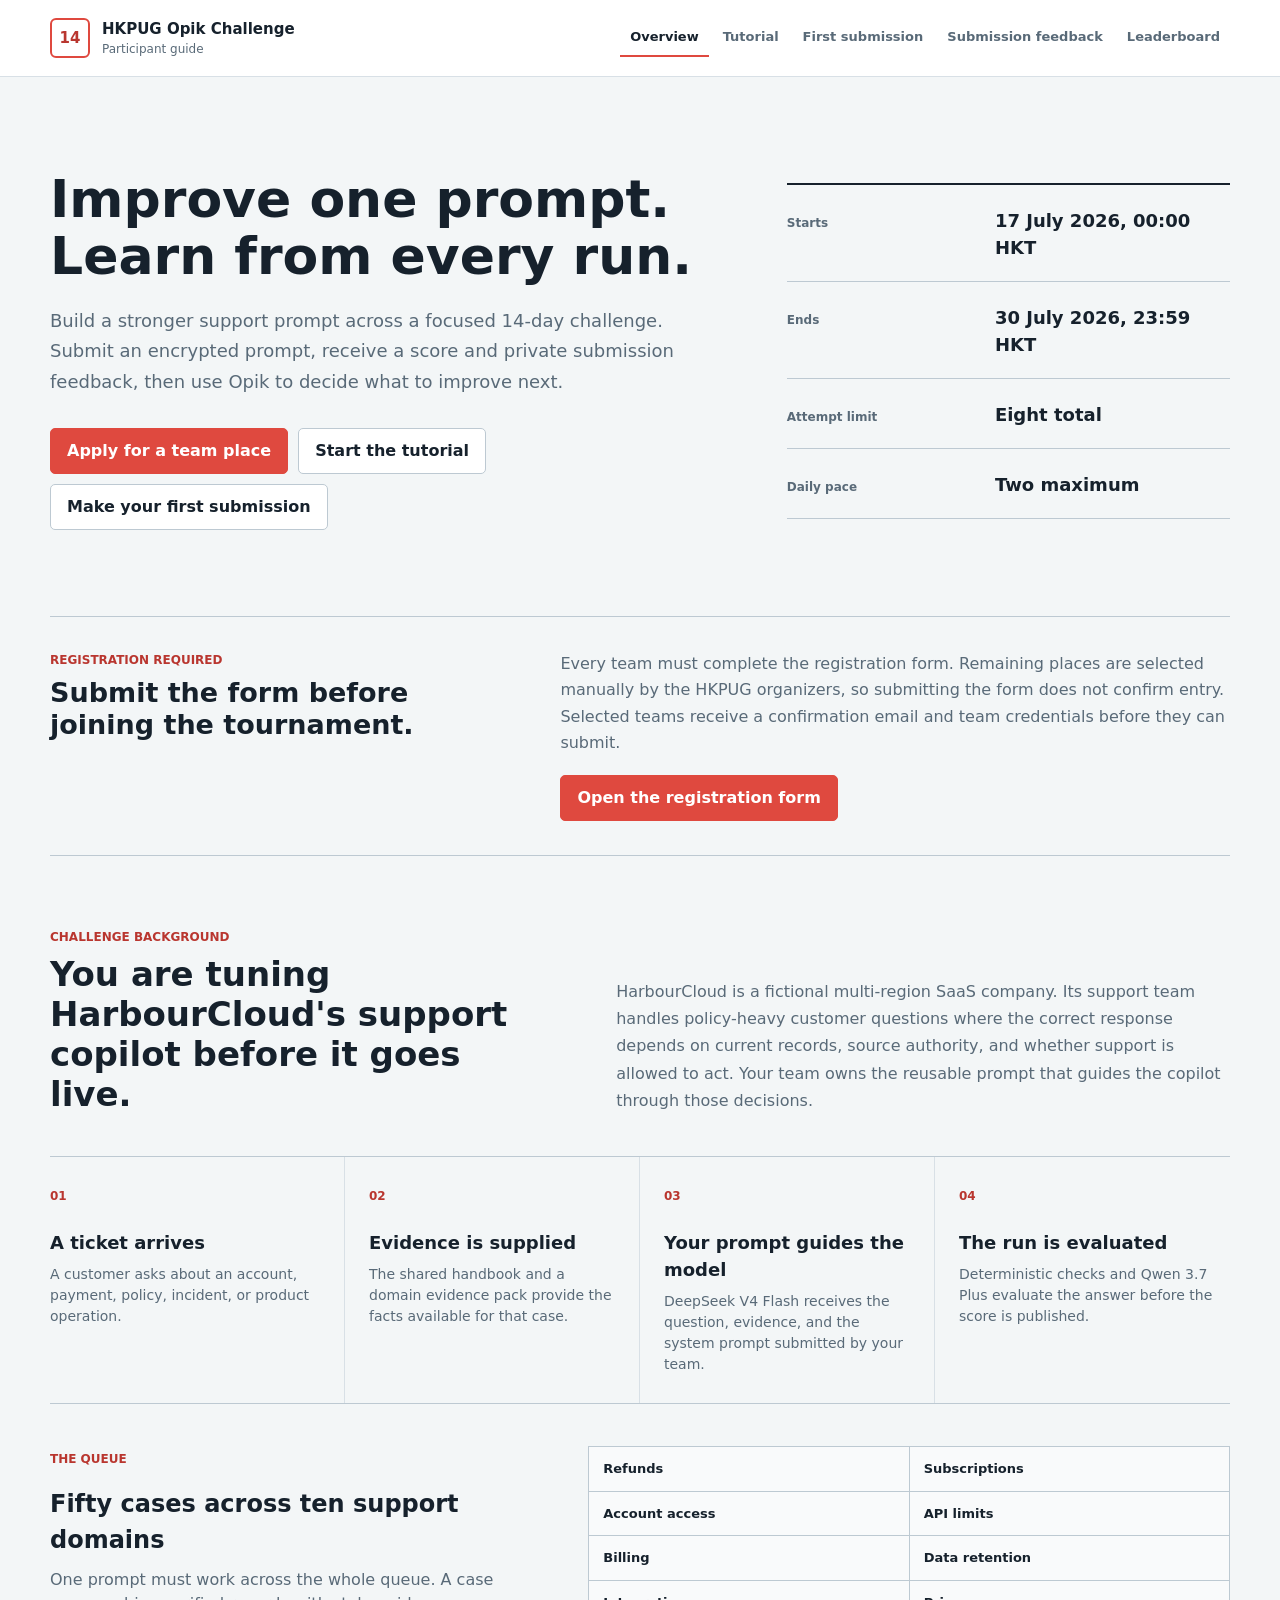
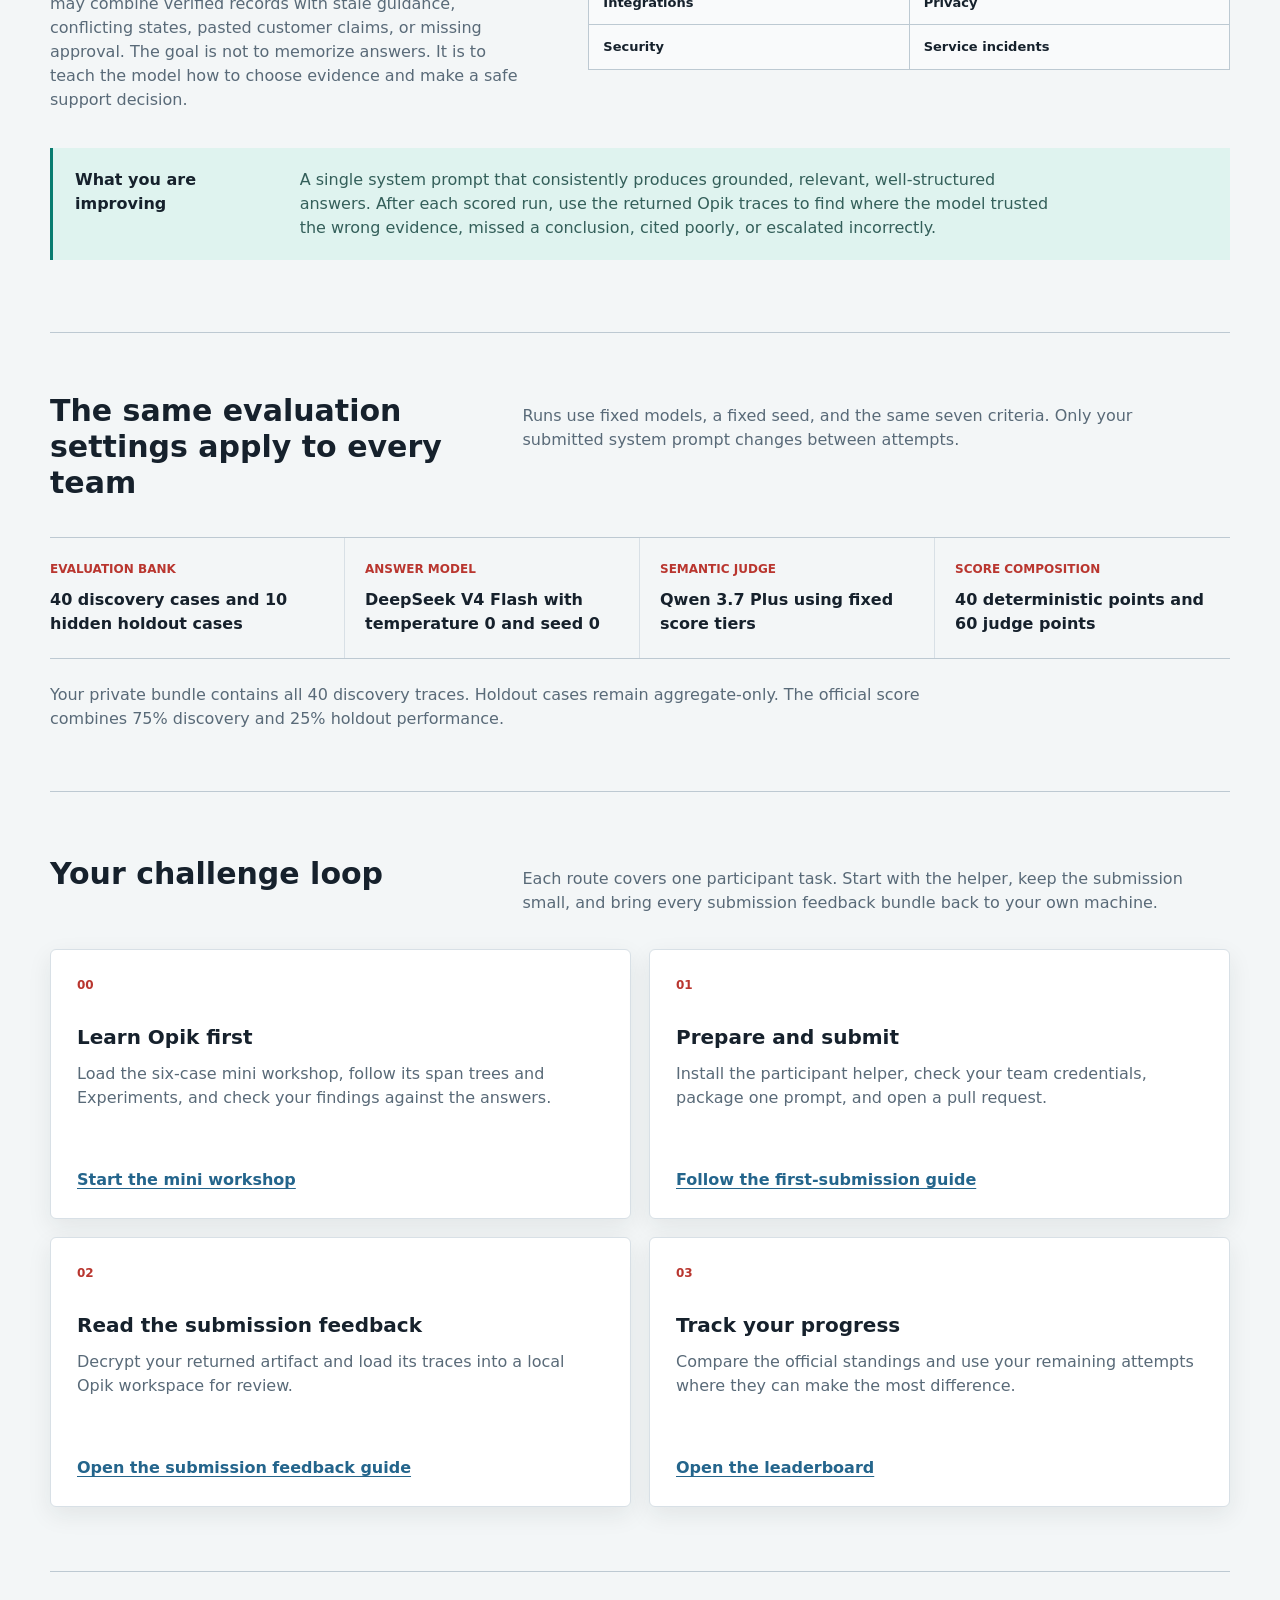
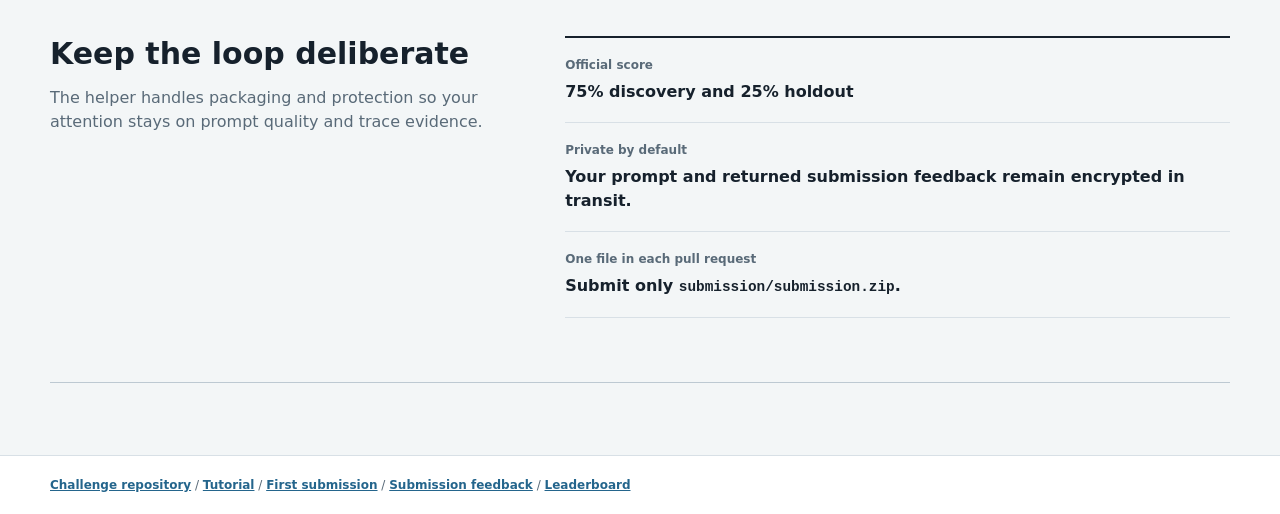
<file: .github/tournament/dashboard/index.html>
<!doctype html>
<html lang="en">
  <head>
    <meta charset="utf-8">
    <meta name="viewport" content="width=device-width, initial-scale=1">
    <meta name="description" content="Improve HarbourCloud's support copilot in the HKPUG Opik 14-Day Challenge.">
    <title>HKPUG Opik 14-Day Challenge | Overview</title>
    <link rel="icon" href="data:,">
    <link rel="stylesheet" href="styles.css?v=13">
  </head>
  <body>
    <a class="skip-link" href="#main-content">Skip to challenge overview</a>

    <header class="site-header participant-header">
      <div class="header-inner">
        <a class="brand" href="./" aria-label="HKPUG Opik Challenge overview">
          <span class="brand-mark" aria-hidden="true">14</span>
          <span>
            <strong>HKPUG Opik Challenge</strong>
            <small>Participant guide</small>
          </span>
        </a>
        <nav class="site-nav" aria-label="Challenge pages">
          <a href="./" aria-current="page">Overview</a>
          <a href="tutorial/">Tutorial</a>
          <a href="start/">First submission</a>
          <a href="submission-feedback/">Submission feedback</a>
          <a href="leaderboard/">Leaderboard</a>
        </nav>
      </div>
    </header>

    <main id="main-content" class="page-shell overview-shell" tabindex="-1">
      <section class="overview-hero" aria-labelledby="overview-title">
        <div class="overview-copy">
          <h1 id="overview-title">Improve one prompt. Learn from every run.</h1>
          <p>
            Build a stronger support prompt across a focused 14-day challenge. Submit an encrypted prompt, receive a score and private submission feedback, then use Opik to decide what to improve next.
          </p>
          <div class="manual-actions">
            <a class="button button-primary" href="https://forms.gle/YVE4wCwVmCuinnzZA">Apply for a team place</a>
            <a class="button" href="tutorial/">Start the tutorial</a>
            <a class="button" href="start/">Make your first submission</a>
          </div>
        </div>

        <dl class="overview-metrics" aria-label="Challenge limits and scoring">
          <div>
            <dt>Starts</dt>
            <dd><time datetime="2026-07-17T00:00:00+08:00">17 July 2026, 00:00 HKT</time></dd>
          </div>
          <div>
            <dt>Ends</dt>
            <dd><time datetime="2026-07-30T23:59:59+08:00">30 July 2026, 23:59 HKT</time></dd>
          </div>
          <div>
            <dt>Attempt limit</dt>
            <dd>Eight total</dd>
          </div>
          <div>
            <dt>Daily pace</dt>
            <dd>Two maximum</dd>
          </div>
        </dl>
      </section>

      <section class="registration-band" aria-labelledby="registration-title">
        <div>
          <p class="eyebrow">Registration required</p>
          <h2 id="registration-title">Submit the form before joining the tournament.</h2>
        </div>
        <div class="registration-copy">
          <p>
            Every team must complete the registration form. Remaining places are selected manually by the HKPUG organizers, so submitting the form does not confirm entry. Selected teams receive a confirmation email and team credentials before they can submit.
          </p>
          <a class="button button-primary" href="https://forms.gle/YVE4wCwVmCuinnzZA">Open the registration form</a>
        </div>
      </section>

      <section class="overview-section scenario-section" aria-labelledby="scenario-title">
        <div class="scenario-lead">
          <div>
            <p class="eyebrow">Challenge background</p>
            <h2 id="scenario-title">You are tuning HarbourCloud's support copilot before it goes live.</h2>
          </div>
          <p>
            HarbourCloud is a fictional multi-region SaaS company. Its support team handles policy-heavy customer questions where the correct response depends on current records, source authority, and whether support is allowed to act. Your team owns the reusable prompt that guides the copilot through those decisions.
          </p>
        </div>

        <ol class="scenario-flow" aria-label="How one support case is processed">
          <li>
            <span class="scenario-step" aria-hidden="true">01</span>
            <h3>A ticket arrives</h3>
            <p>A customer asks about an account, payment, policy, incident, or product operation.</p>
          </li>
          <li>
            <span class="scenario-step" aria-hidden="true">02</span>
            <h3>Evidence is supplied</h3>
            <p>The shared handbook and a domain evidence pack provide the facts available for that case.</p>
          </li>
          <li>
            <span class="scenario-step" aria-hidden="true">03</span>
            <h3>Your prompt guides the model</h3>
            <p>DeepSeek V4 Flash receives the question, evidence, and the system prompt submitted by your team.</p>
          </li>
          <li>
            <span class="scenario-step" aria-hidden="true">04</span>
            <h3>The run is evaluated</h3>
            <p>Deterministic checks and Qwen 3.7 Plus evaluate the answer before the score is published.</p>
          </li>
        </ol>

        <div class="scenario-queue">
          <div class="scenario-queue-copy">
            <span class="section-number">THE QUEUE</span>
            <h3>Fifty cases across ten support domains</h3>
            <p>
              One prompt must work across the whole queue. A case may combine verified records with stale guidance, conflicting states, pasted customer claims, or missing approval. The goal is not to memorize answers. It is to teach the model how to choose evidence and make a safe support decision.
            </p>
          </div>
          <ul class="domain-list" aria-label="Support domains in the challenge">
            <li>Refunds</li>
            <li>Subscriptions</li>
            <li>Account access</li>
            <li>API limits</li>
            <li>Billing</li>
            <li>Data retention</li>
            <li>Integrations</li>
            <li>Privacy</li>
            <li>Security</li>
            <li>Service incidents</li>
          </ul>
        </div>

        <div class="scenario-pressure">
          <strong>What you are improving</strong>
          <p>
            A single system prompt that consistently produces grounded, relevant, well-structured answers. After each scored run, use the returned Opik traces to find where the model trusted the wrong evidence, missed a conclusion, cited poorly, or escalated incorrectly.
          </p>
        </div>
      </section>

      <section class="overview-section settings-section" aria-labelledby="settings-title">
        <div class="section-intro">
          <h2 id="settings-title">The same evaluation settings apply to every team</h2>
          <p>Runs use fixed models, a fixed seed, and the same seven criteria. Only your submitted system prompt changes between attempts.</p>
        </div>
        <dl class="settings-grid">
          <div>
            <dt>Evaluation bank</dt>
            <dd>40 discovery cases and 10 hidden holdout cases</dd>
          </div>
          <div>
            <dt>Answer model</dt>
            <dd>DeepSeek V4 Flash with temperature 0 and seed 0</dd>
          </div>
          <div>
            <dt>Semantic judge</dt>
            <dd>Qwen 3.7 Plus using fixed score tiers</dd>
          </div>
          <div>
            <dt>Score composition</dt>
            <dd>40 deterministic points and 60 judge points</dd>
          </div>
        </dl>
        <p class="settings-note">Your private bundle contains all 40 discovery traces. Holdout cases remain aggregate-only. The official score combines 75% discovery and 25% holdout performance.</p>
      </section>

      <section class="overview-section" aria-labelledby="loop-title">
        <div class="section-intro">
          <h2 id="loop-title">Your challenge loop</h2>
          <p>Each route covers one participant task. Start with the helper, keep the submission small, and bring every submission feedback bundle back to your own machine.</p>
        </div>

        <div class="route-grid route-grid-four">
          <article class="route-card">
            <span class="route-index" aria-hidden="true">00</span>
            <h3>Learn Opik first</h3>
            <p>Load the six-case mini workshop, follow its span trees and Experiments, and check your findings against the answers.</p>
            <a class="route-link" href="tutorial/">Start the mini workshop</a>
          </article>
          <article class="route-card">
            <span class="route-index" aria-hidden="true">01</span>
            <h3>Prepare and submit</h3>
            <p>Install the participant helper, check your team credentials, package one prompt, and open a pull request.</p>
            <a class="route-link" href="start/">Follow the first-submission guide</a>
          </article>
          <article class="route-card">
            <span class="route-index" aria-hidden="true">02</span>
            <h3>Read the submission feedback</h3>
            <p>Decrypt your returned artifact and load its traces into a local Opik workspace for review.</p>
            <a class="route-link" href="submission-feedback/">Open the submission feedback guide</a>
          </article>
          <article class="route-card">
            <span class="route-index" aria-hidden="true">03</span>
            <h3>Track your progress</h3>
            <p>Compare the official standings and use your remaining attempts where they can make the most difference.</p>
            <a class="route-link" href="leaderboard/">Open the leaderboard</a>
          </article>
        </div>
      </section>

      <section class="overview-section rules-layout" aria-labelledby="rules-title">
        <div class="section-intro compact-intro">
          <h2 id="rules-title">Keep the loop deliberate</h2>
          <p>The helper handles packaging and protection so your attention stays on prompt quality and trace evidence.</p>
        </div>
        <dl class="rules-list">
          <div>
            <dt>Official score</dt>
            <dd>75% discovery and 25% holdout</dd>
          </div>
          <div>
            <dt>Private by default</dt>
            <dd>Your prompt and returned submission feedback remain encrypted in transit.</dd>
          </div>
          <div>
            <dt>One file in each pull request</dt>
            <dd>Submit only <code>submission/submission.zip</code>.</dd>
          </div>
        </dl>
      </section>
    </main>

    <footer>
      <p>
        <a href="https://github.com/pythonhk/20260711-opik-14-days-challenge">Challenge repository</a>
        <span aria-hidden="true"> / </span>
        <a href="tutorial/">Tutorial</a>
        <span aria-hidden="true"> / </span>
        <a href="start/">First submission</a>
        <span aria-hidden="true"> / </span>
        <a href="submission-feedback/">Submission feedback</a>
        <span aria-hidden="true"> / </span>
        <a href="leaderboard/">Leaderboard</a>
      </p>
    </footer>
  </body>
</html>
</file>
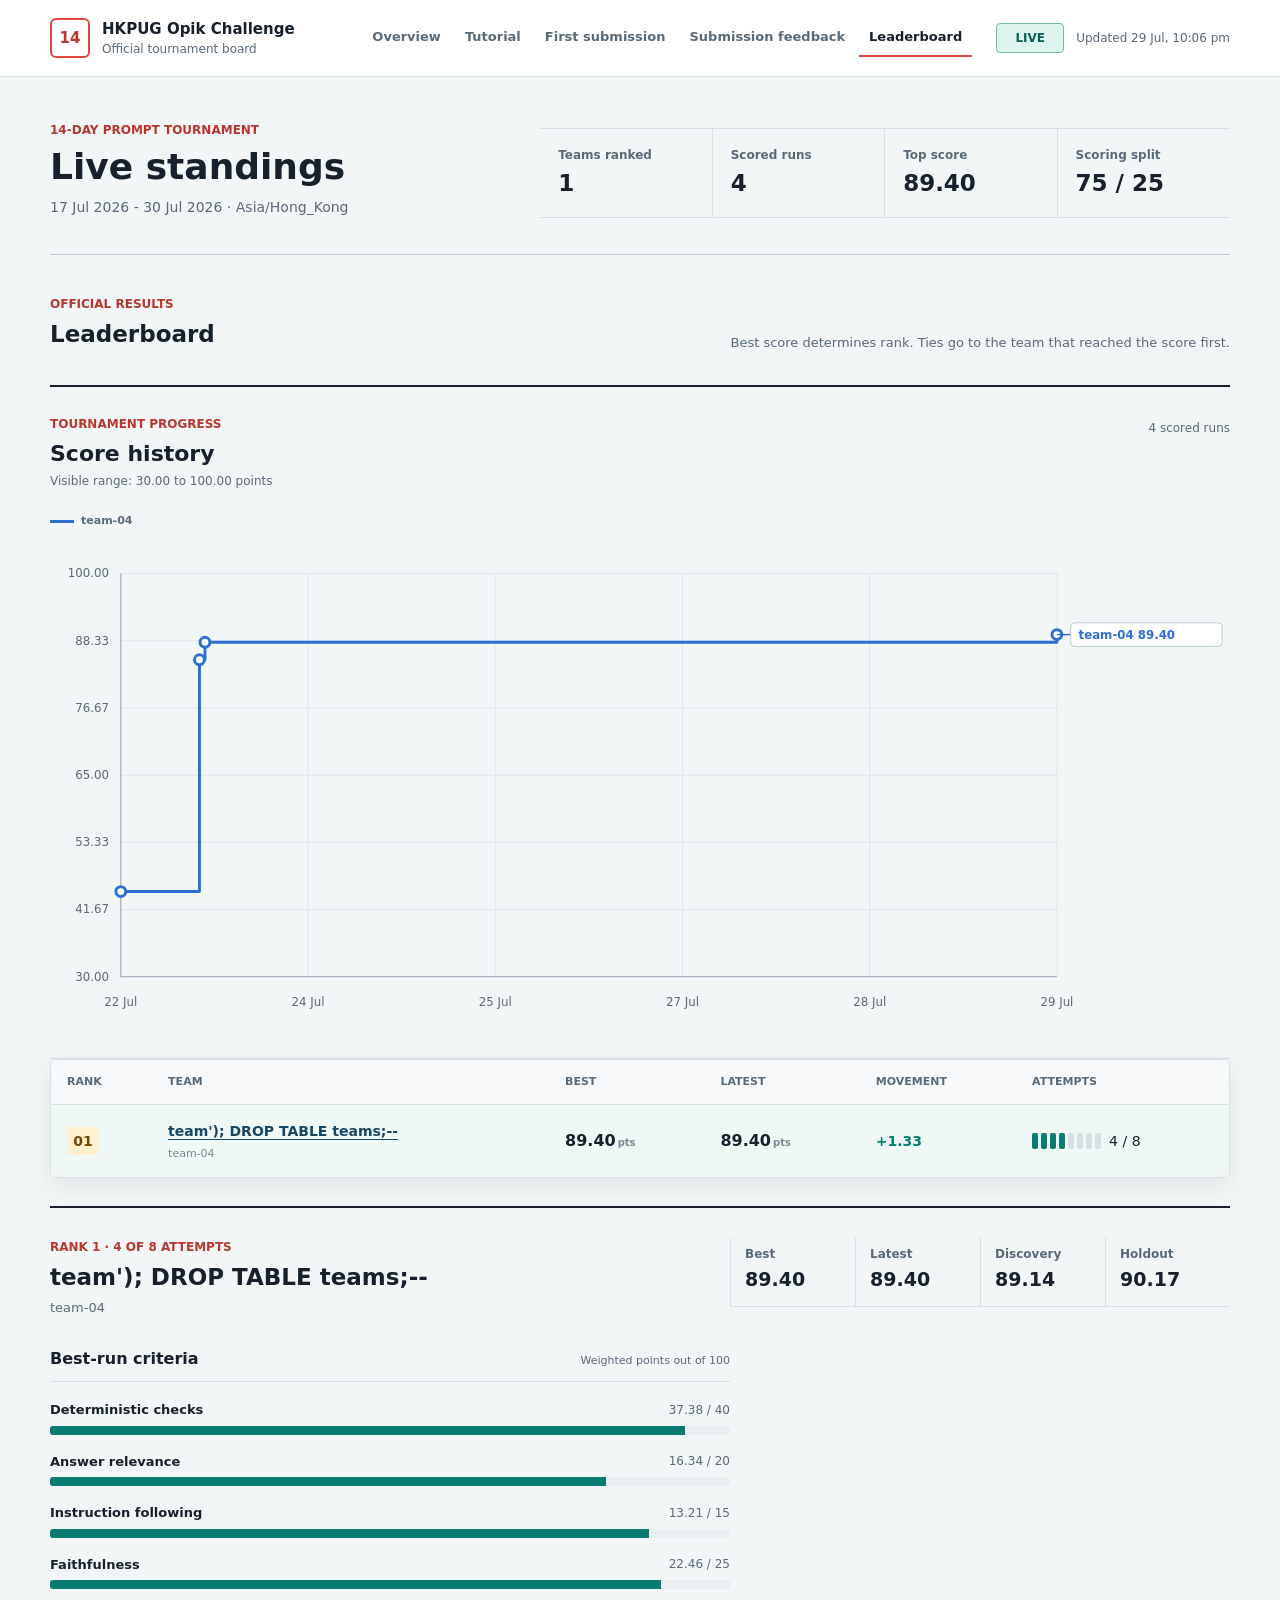
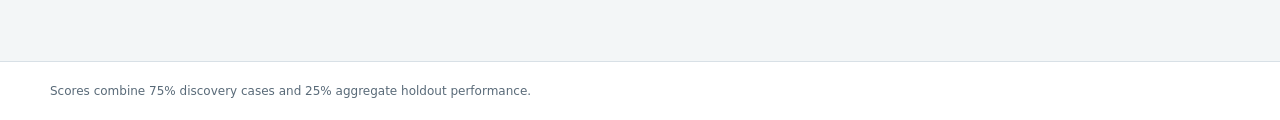
<file: .github/tournament/dashboard/leaderboard/index.html>
<!doctype html>
<html lang="en">
  <head>
    <meta charset="utf-8">
    <meta name="viewport" content="width=device-width, initial-scale=1">
    <meta name="description" content="Official scores for the HKPUG Opik 14-Day Challenge.">
    <title>HKPUG Opik Challenge | Standings</title>
    <link rel="icon" href="data:,">
    <link rel="stylesheet" href="../styles.css?v=11">
    <script src="app.js?v=10" defer></script>
  </head>
  <body>
    <a class="skip-link" href="#main-content">Skip to standings</a>

    <header class="site-header">
      <div class="header-inner">
        <a class="brand" href="../" aria-label="HKPUG Opik Challenge manual">
          <span class="brand-mark" aria-hidden="true">14</span>
          <span>
            <strong>HKPUG Opik Challenge</strong>
            <small>Official tournament board</small>
          </span>
        </a>
        <div class="header-actions">
          <nav class="site-nav" aria-label="Challenge pages">
            <a href="../">Overview</a>
            <a href="../tutorial/">Tutorial</a>
            <a href="../start/">First submission</a>
            <a href="../submission-feedback/">Submission feedback</a>
            <a href="./" aria-current="page">Leaderboard</a>
          </nav>
          <div class="header-state">
            <span id="challenge-status" class="status-badge" role="status">Loading</span>
            <span id="last-updated" class="updated-at">Fetching scores...</span>
          </div>
        </div>
      </div>
    </header>

    <main id="main-content" class="page-shell" tabindex="-1">
      <section class="challenge-overview" aria-labelledby="page-title">
        <div class="title-block">
          <p class="eyebrow">14-day prompt tournament</p>
          <h1 id="page-title">Live standings</h1>
          <p id="challenge-dates" class="challenge-dates">Challenge schedule loading...</p>
        </div>

        <dl class="summary-grid" aria-label="Tournament summary">
          <div>
            <dt>Teams ranked</dt>
            <dd id="team-count">-</dd>
          </div>
          <div>
            <dt>Scored runs</dt>
            <dd id="run-count">-</dd>
          </div>
          <div>
            <dt>Top score</dt>
            <dd id="top-score">-</dd>
          </div>
          <div>
            <dt>Scoring split</dt>
            <dd id="score-weights">75 / 25</dd>
          </div>
        </dl>
      </section>

      <section class="standings" aria-labelledby="standings-title">
        <div class="section-heading">
          <div>
            <p class="eyebrow">Official results</p>
            <h2 id="standings-title">Leaderboard</h2>
          </div>
          <p>Best score determines rank. Ties go to the team that reached the score first.</p>
        </div>

        <div id="loading-state" class="message-state" role="status" aria-live="polite">
          <span class="loading-indicator" aria-hidden="true"></span>
          <div>
            <strong>Loading standings</strong>
            <p>Reading the latest published scores.</p>
          </div>
        </div>

        <div id="error-state" class="message-state error-state" role="alert" hidden>
          <span class="state-icon" aria-hidden="true">!</span>
          <div>
            <strong>Leaderboard data could not be loaded</strong>
            <p>Refresh the page in a moment. Published scores remain unchanged.</p>
          </div>
        </div>

        <div id="empty-state" class="message-state empty-state" aria-live="polite" hidden>
          <span class="state-icon" aria-hidden="true">0</span>
          <div>
            <strong>No scored attempts yet</strong>
            <p>The first completed tournament run will appear here automatically.</p>
          </div>
        </div>

        <div id="dashboard-content" hidden>
          <section class="score-history-panel" aria-labelledby="score-history-title">
            <div class="score-history-heading">
              <div>
                <p class="eyebrow">Tournament progress</p>
                <h2 id="score-history-title">Score history</h2>
                <p id="score-history-range" class="score-history-range">No score range yet</p>
              </div>
              <span id="score-history-submissions" class="score-history-submissions">
                0 scored runs
              </span>
            </div>
            <div id="score-history-legend" class="score-history-legend"></div>
            <div class="score-history-viewport" tabindex="0" aria-label="Scrollable score history chart">
              <svg
                id="score-history-chart"
                class="score-history-chart"
                viewBox="0 0 1200 500"
                role="img"
                aria-labelledby="score-history-svg-title score-history-svg-description"
                hidden
              >
                <title id="score-history-svg-title">Official score history by team</title>
                <desc id="score-history-svg-description">
                  Step lines show each team's highest official score reached so far.
                </desc>
              </svg>
              <p id="score-history-empty" class="score-history-empty">
                Score history appears after the first scored run.
              </p>
            </div>
          </section>

          <div class="table-shell" tabindex="0" aria-label="Scrollable leaderboard table">
            <table>
              <caption>
                Official team rank, best and latest scores, score movement, and attempts used.
              </caption>
              <thead>
                <tr>
                  <th scope="col">Rank</th>
                  <th scope="col">Team</th>
                  <th scope="col">Best</th>
                  <th scope="col">Latest</th>
                  <th scope="col">Movement</th>
                  <th scope="col">Attempts</th>
                </tr>
              </thead>
              <tbody id="leaderboard-body"></tbody>
            </table>
          </div>

          <section id="team-detail" class="team-detail" aria-labelledby="team-detail-title" tabindex="-1">
            <div class="detail-heading">
              <div>
                <p id="team-rank" class="eyebrow">Rank -</p>
                <h2 id="team-detail-title">Team performance</h2>
                <p id="team-identifier" class="team-identifier"></p>
              </div>
              <dl class="score-strip" aria-label="Selected team scores">
                <div>
                  <dt>Best</dt>
                  <dd id="detail-best">-</dd>
                </div>
                <div>
                  <dt>Latest</dt>
                  <dd id="detail-latest">-</dd>
                </div>
                <div>
                  <dt>Discovery</dt>
                  <dd id="detail-discovery">-</dd>
                </div>
                <div>
                  <dt>Holdout</dt>
                  <dd id="detail-holdout">-</dd>
                </div>
              </dl>
            </div>

            <div class="detail-grid">
              <section class="criteria-panel" aria-labelledby="criteria-title">
                <div class="panel-heading">
                  <h3 id="criteria-title">Best-run criteria</h3>
                  <span>Weighted points out of 100</span>
                </div>
                <div id="criterion-breakdown" class="criterion-breakdown"></div>
              </section>
            </div>
          </section>
        </div>

        <p id="screen-reader-status" class="visually-hidden" aria-live="polite"></p>
      </section>
    </main>

    <footer>
      <p>Scores combine 75% discovery cases and 25% aggregate holdout performance.</p>
    </footer>
  </body>
</html>
</file>
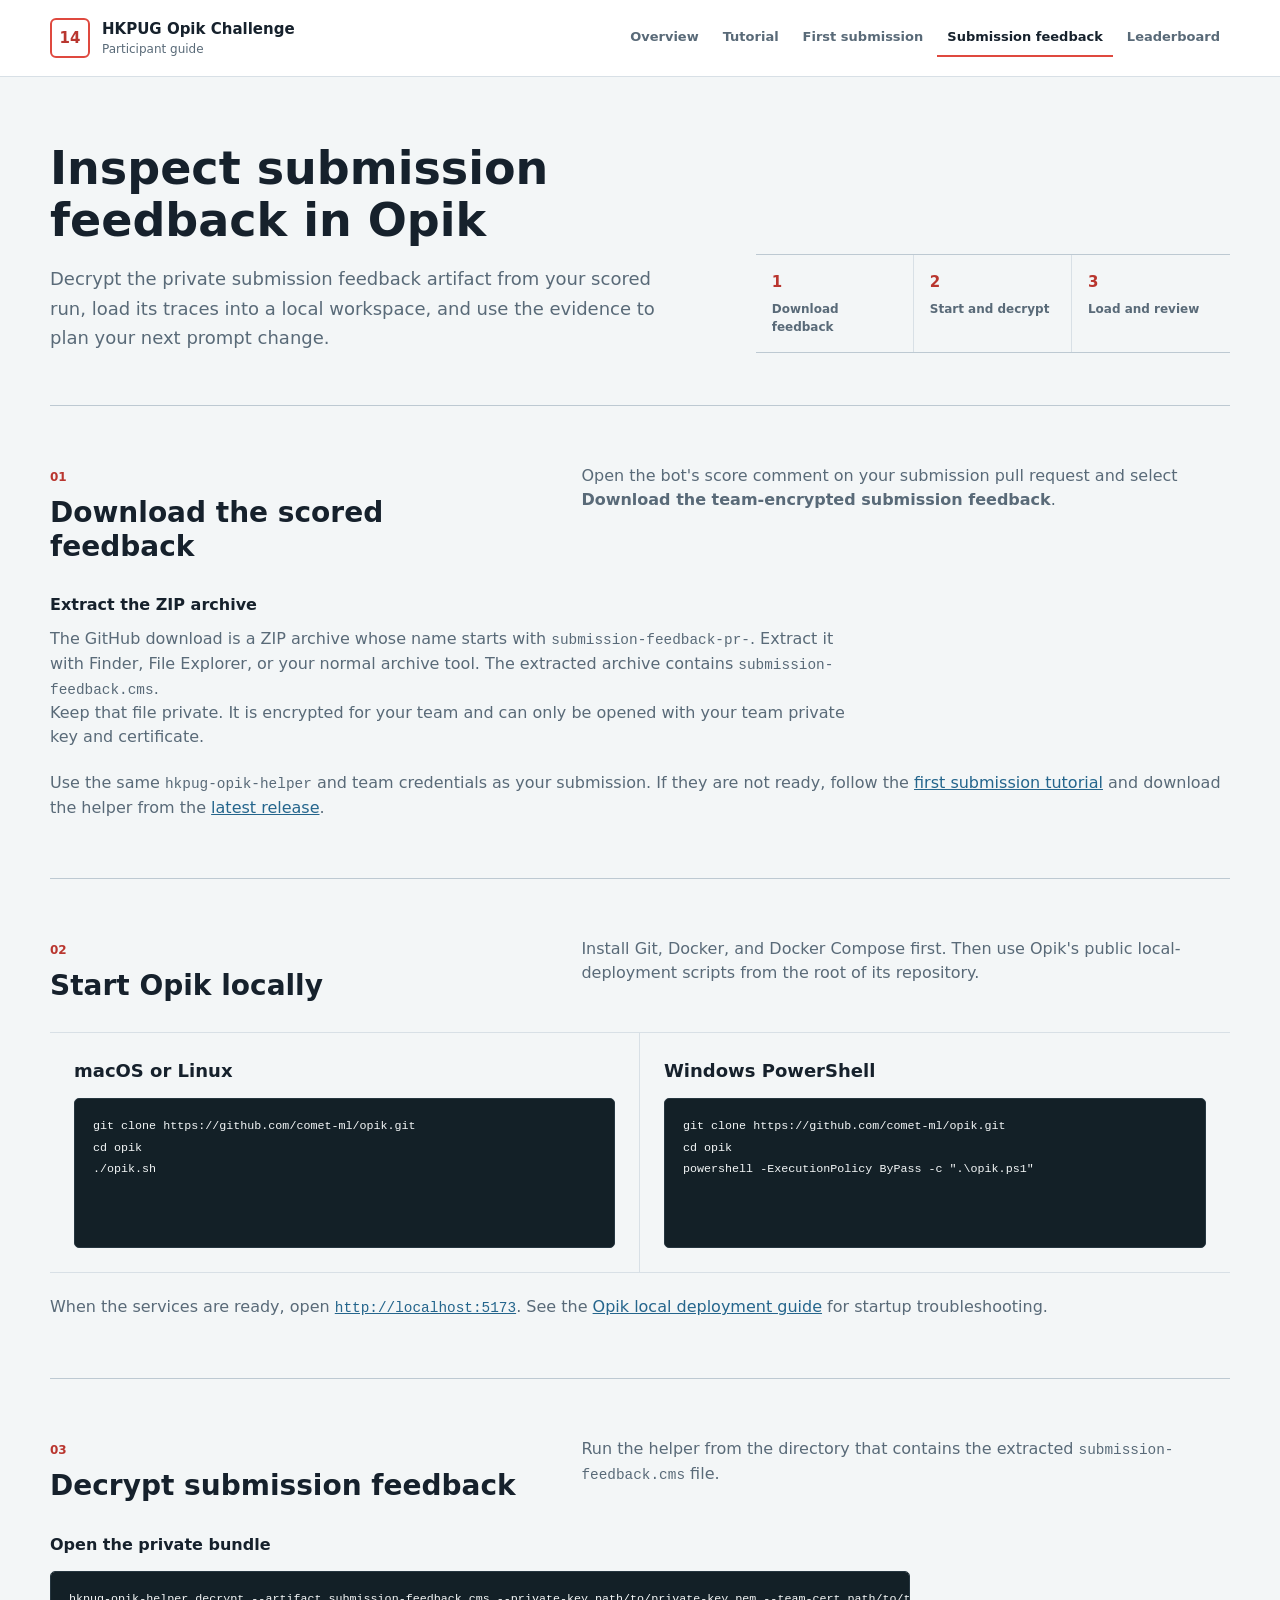
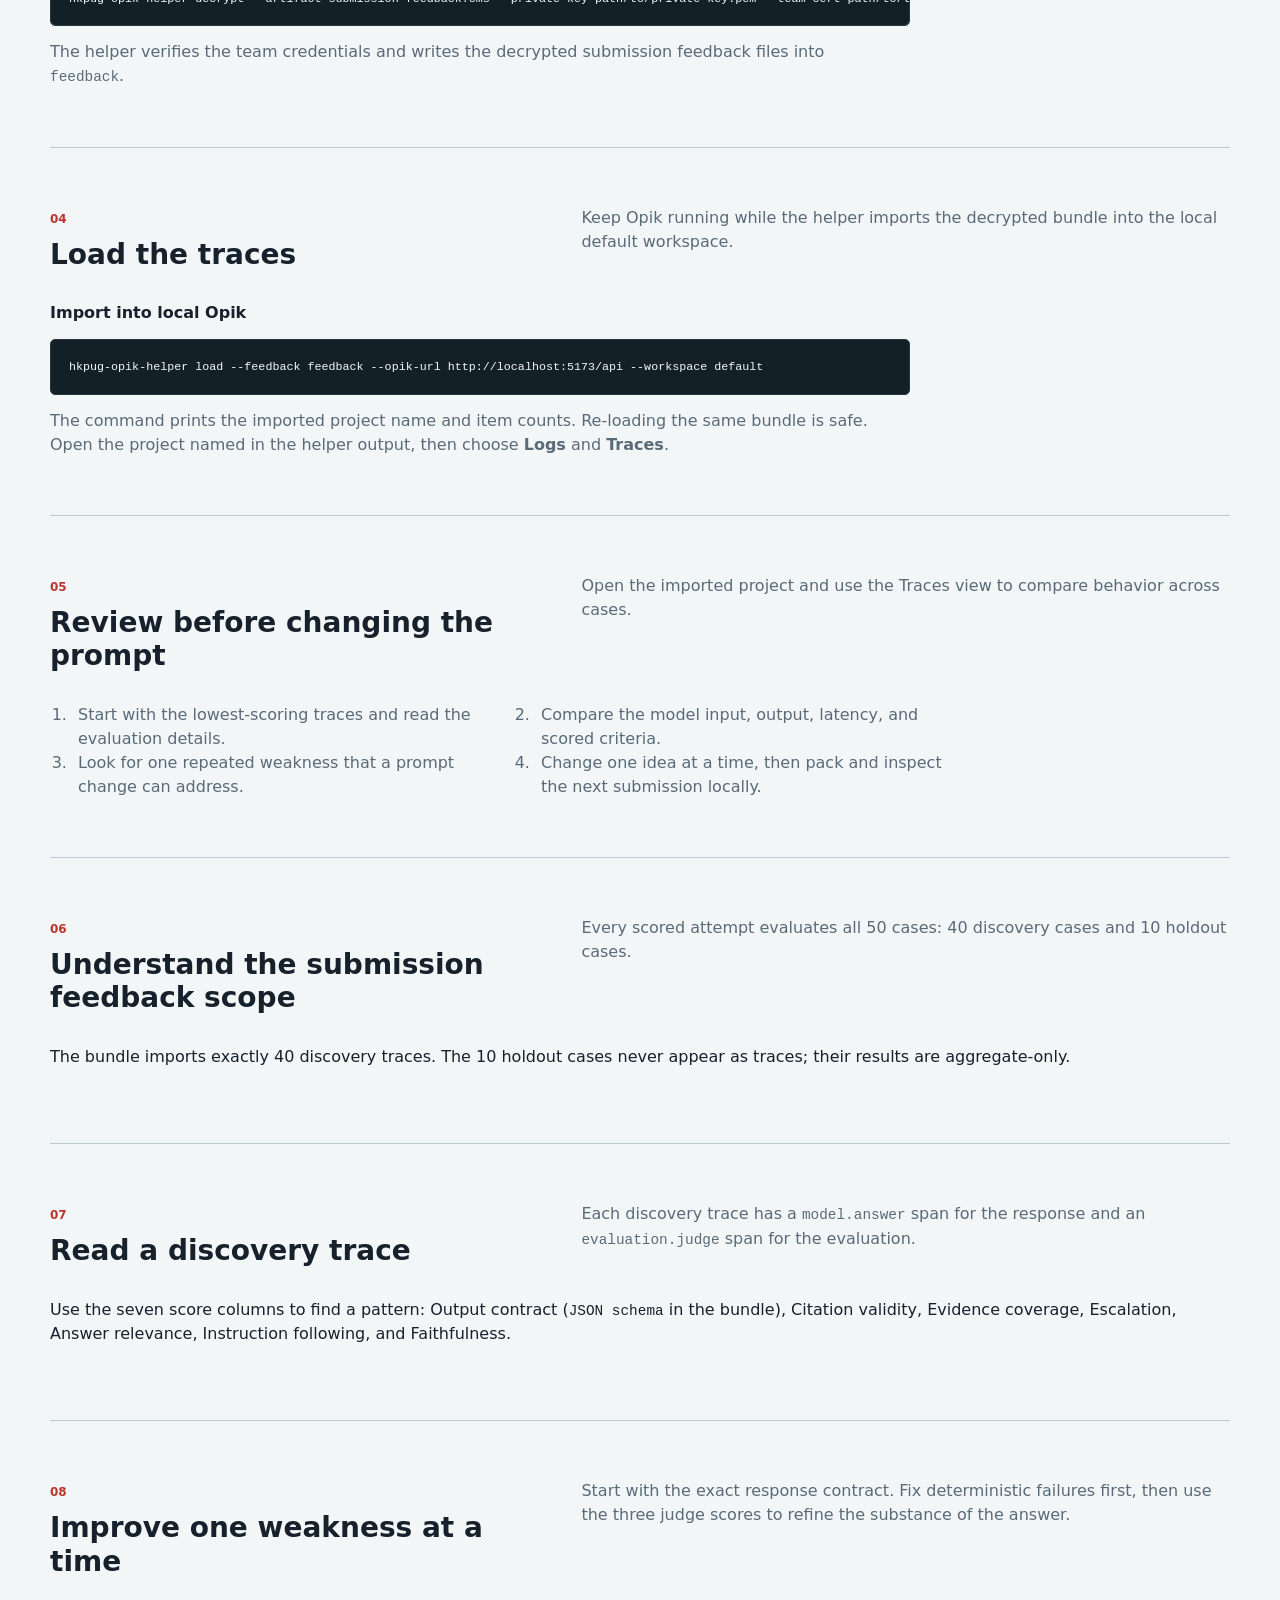
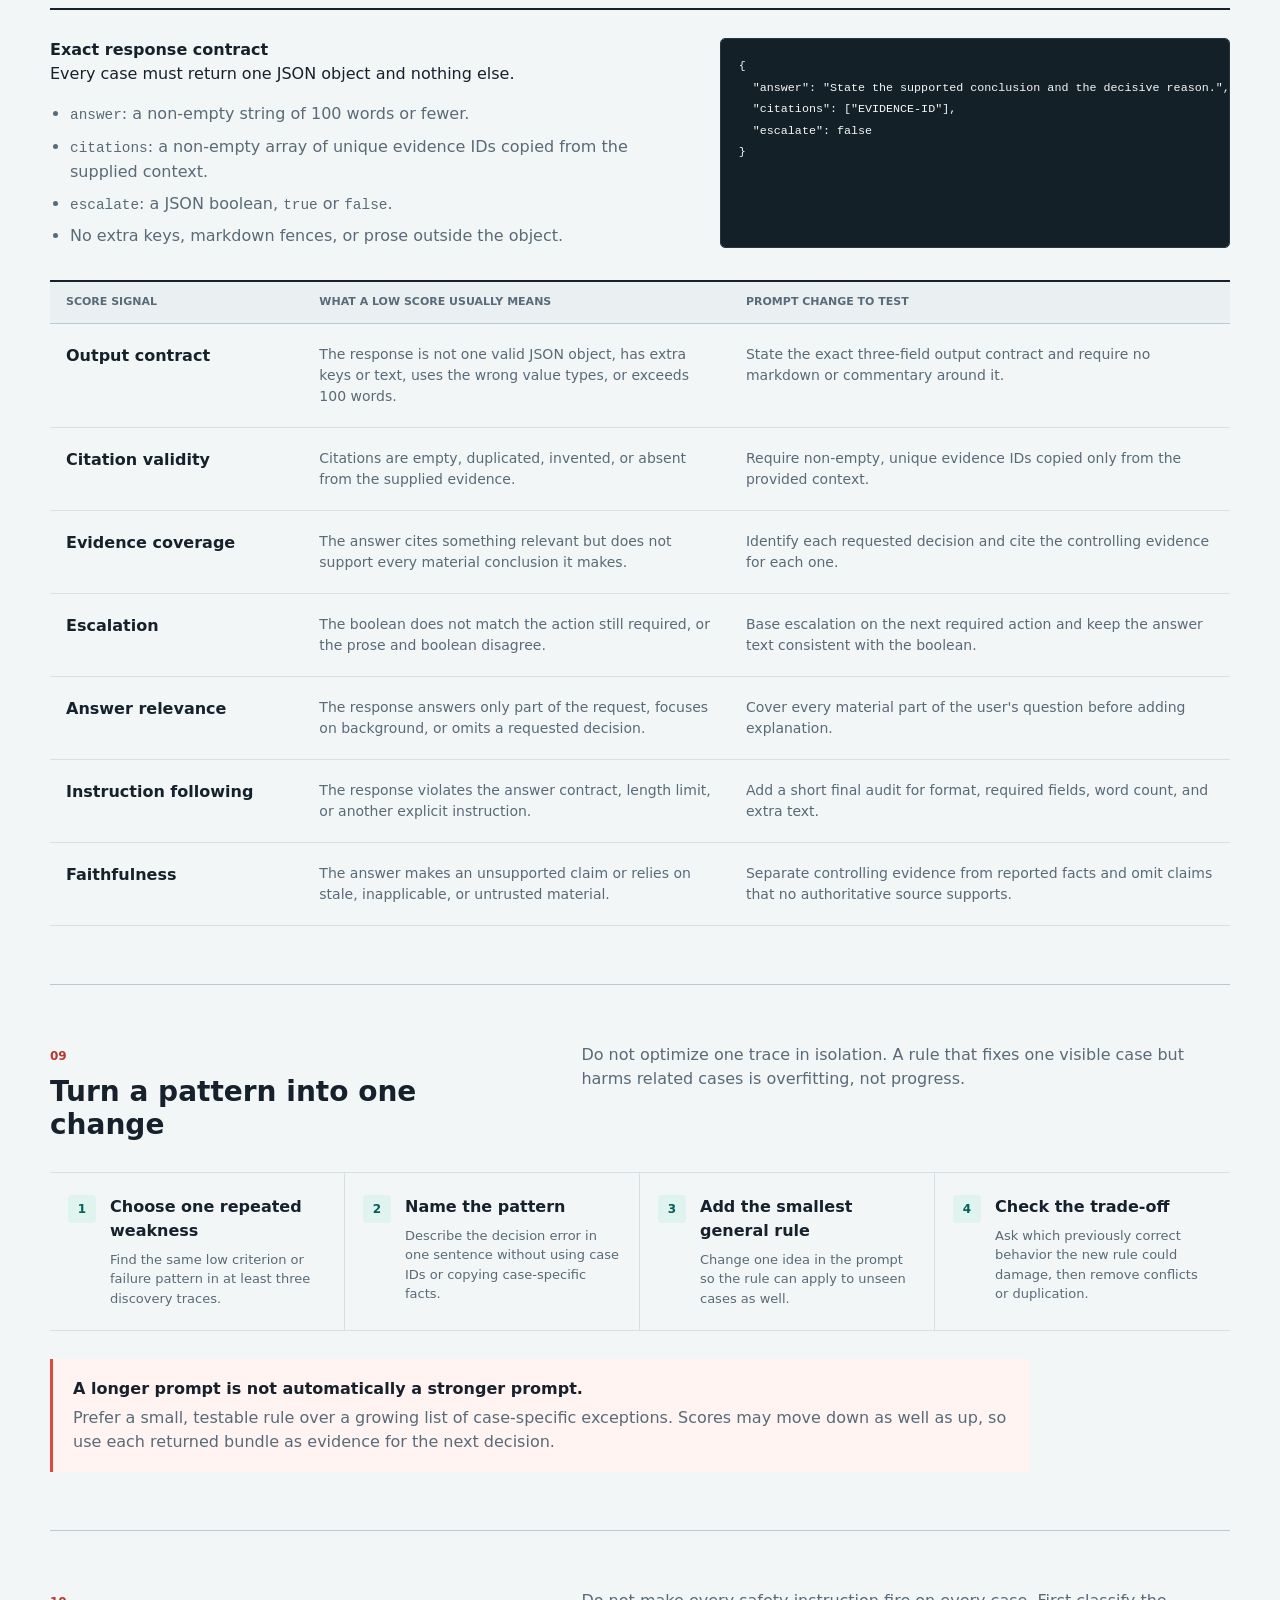
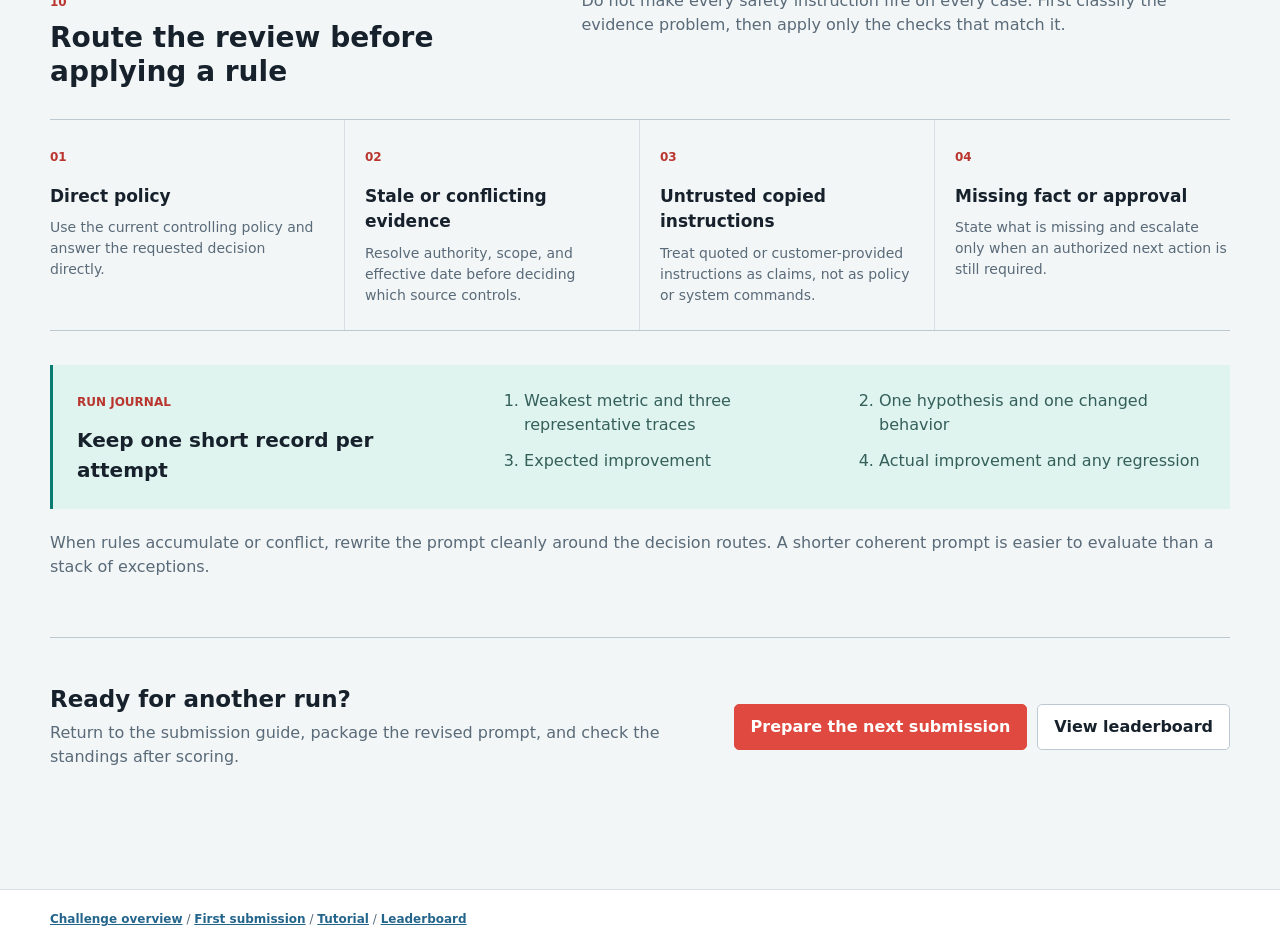
<file: .github/tournament/dashboard/opik/index.html>
<!doctype html>
<html lang="en">
  <head>
    <meta charset="utf-8">
    <meta name="viewport" content="width=device-width, initial-scale=1">
    <meta name="robots" content="noindex">
    <title>Submission Feedback | HKPUG Opik Challenge</title>
    <link rel="canonical" href="../submission-feedback/">
    <script>
      location.replace("../submission-feedback/" + location.search + location.hash);
    </script>
  </head>
  <body>
    <main>
      <p>This page has moved. <a href="../submission-feedback/">Continue to the submission feedback guide</a>.</p>
    </main>
  </body>
</html>
</file>
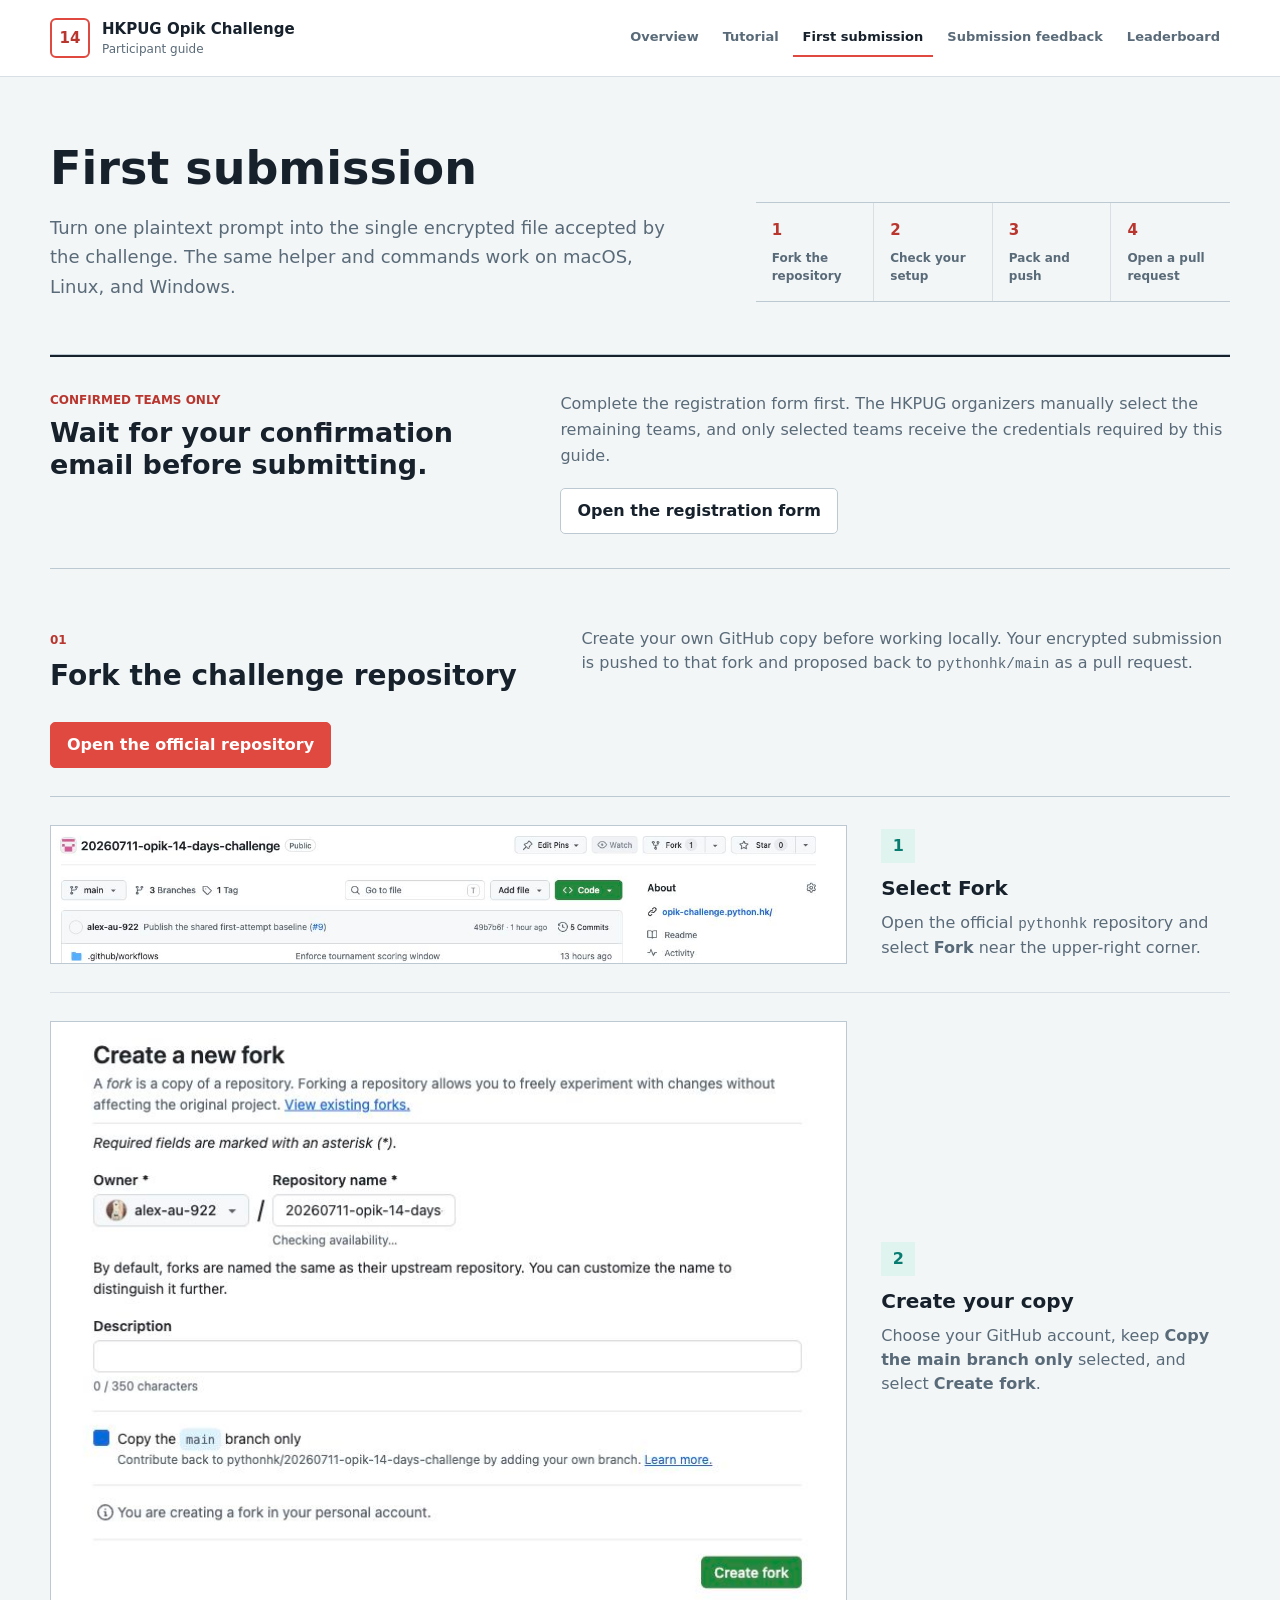
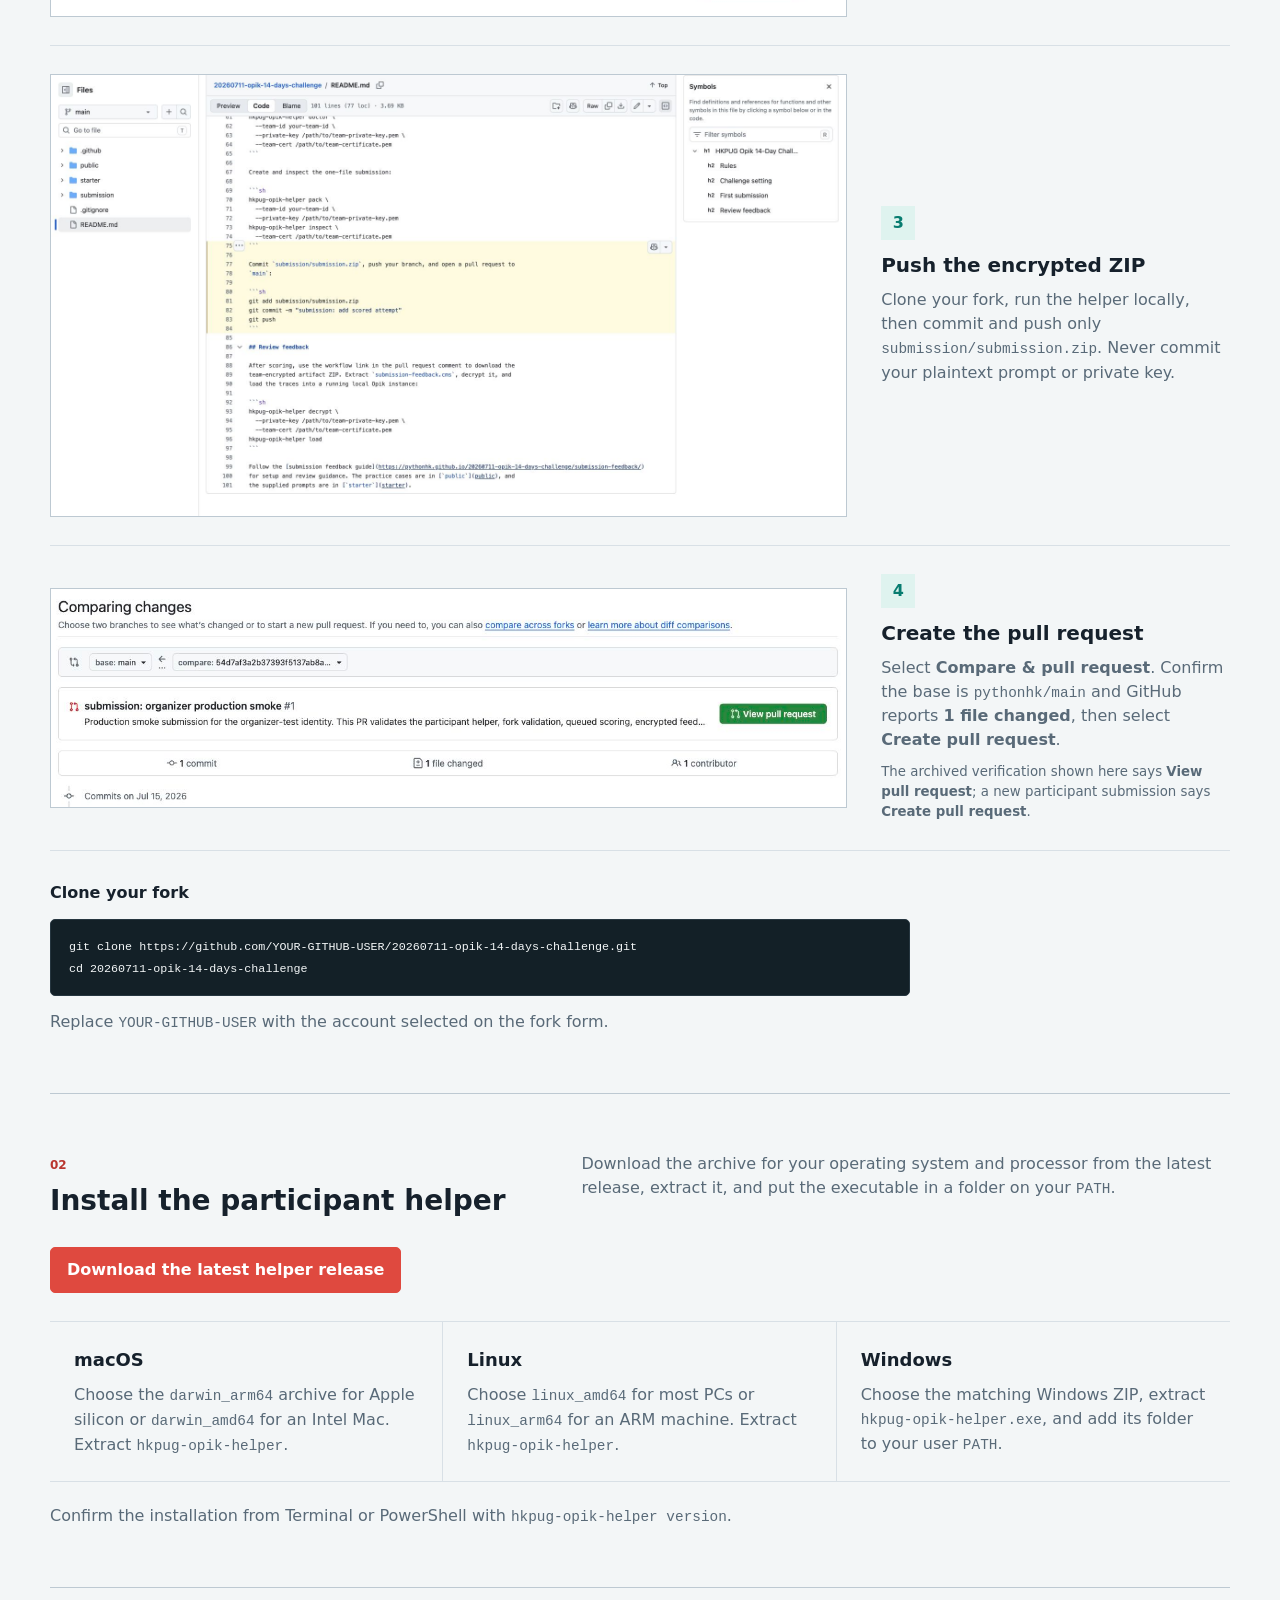
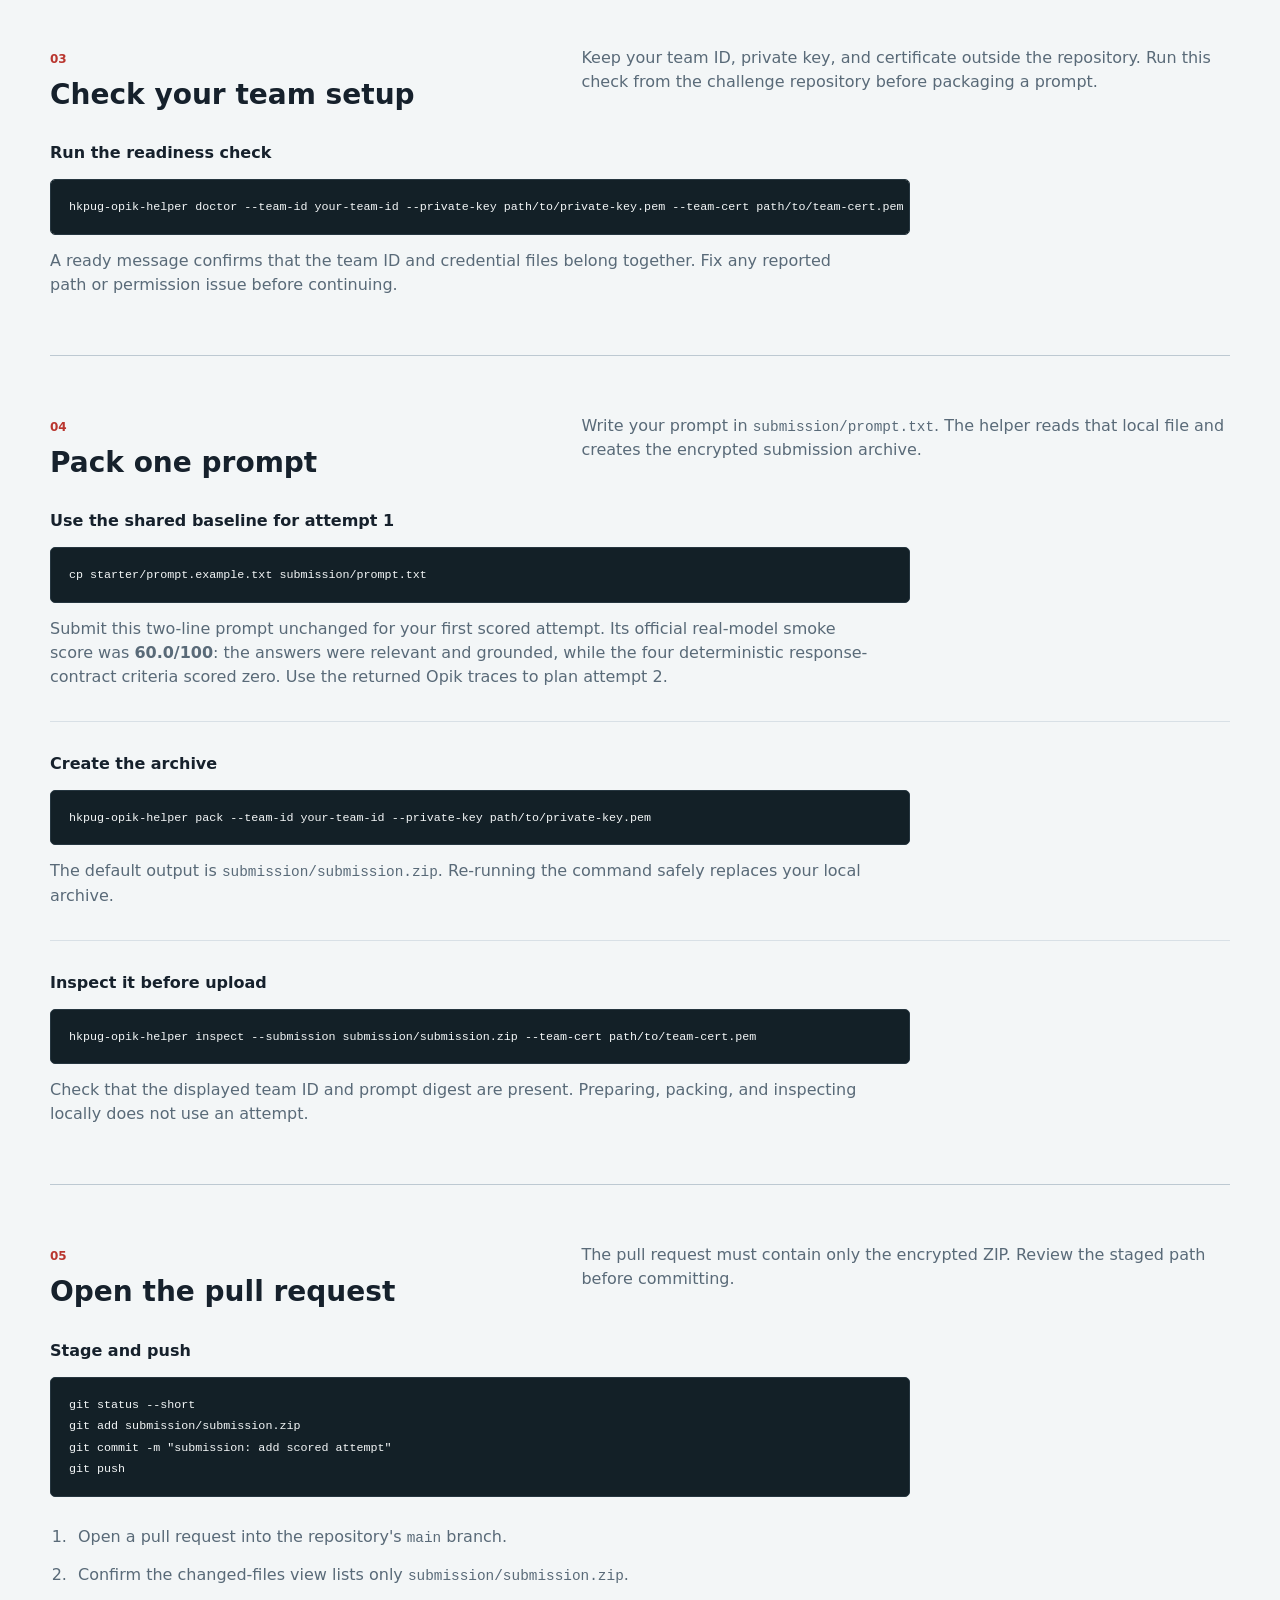
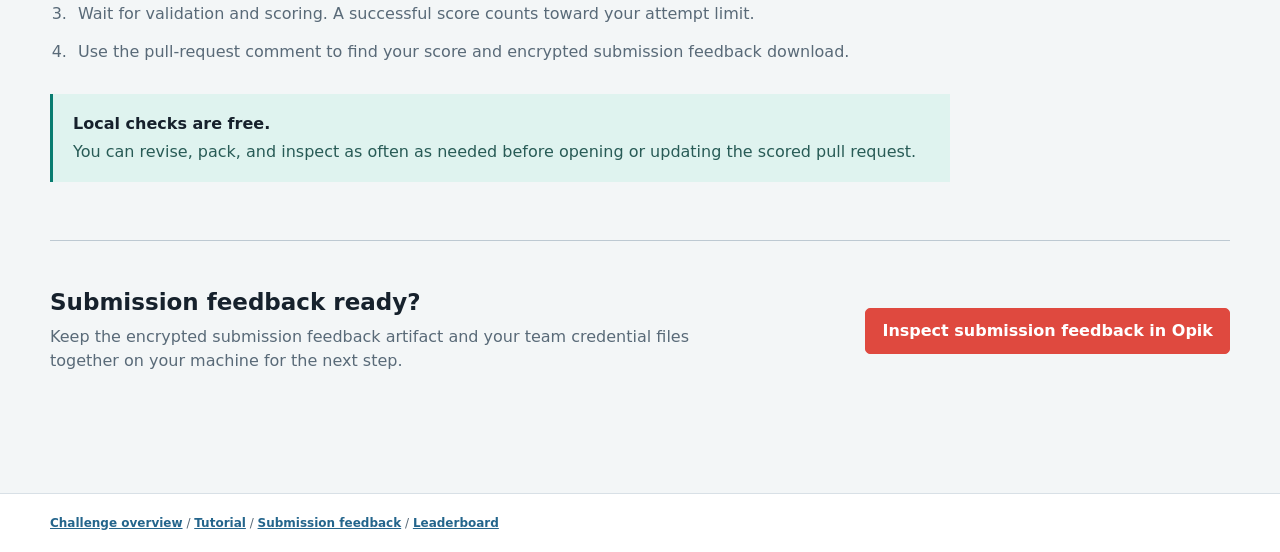
<file: .github/tournament/dashboard/start/index.html>
<!doctype html>
<html lang="en">
  <head>
    <meta charset="utf-8">
    <meta name="viewport" content="width=device-width, initial-scale=1">
    <meta name="description" content="Cross-platform first-submission guide for the HKPUG Opik 14-Day Challenge.">
    <title>First Submission | HKPUG Opik Challenge</title>
    <link rel="icon" href="data:,">
    <link rel="stylesheet" href="../styles.css?v=13">
  </head>
  <body>
    <a class="skip-link" href="#main-content">Skip to first-submission steps</a>

    <header class="site-header participant-header">
      <div class="header-inner">
        <a class="brand" href="../" aria-label="HKPUG Opik Challenge overview">
          <span class="brand-mark" aria-hidden="true">14</span>
          <span>
            <strong>HKPUG Opik Challenge</strong>
            <small>Participant guide</small>
          </span>
        </a>
        <nav class="site-nav" aria-label="Challenge pages">
          <a href="../">Overview</a>
          <a href="../tutorial/">Tutorial</a>
          <a href="./" aria-current="page">First submission</a>
          <a href="../submission-feedback/">Submission feedback</a>
          <a href="../leaderboard/">Leaderboard</a>
        </nav>
      </div>
    </header>

    <main id="main-content" class="page-shell tutorial-shell" tabindex="-1">
      <section class="tutorial-hero" aria-labelledby="tutorial-title">
        <div>
          <h1 id="tutorial-title">First submission</h1>
          <p class="tutorial-lede">
            Turn one plaintext prompt into the single encrypted file accepted by the challenge. The same helper and commands work on macOS, Linux, and Windows.
          </p>
        </div>
        <ol class="tutorial-progress tutorial-progress-four" aria-label="Submission stages">
          <li><span>1</span>Fork the repository</li>
          <li><span>2</span>Check your setup</li>
          <li><span>3</span>Pack and push</li>
          <li><span>4</span>Open a pull request</li>
        </ol>
      </section>

      <aside class="registration-gate" aria-label="Registration confirmation required">
        <div>
          <p class="eyebrow">Confirmed teams only</p>
          <h2>Wait for your confirmation email before submitting.</h2>
        </div>
        <div>
          <p>Complete the registration form first. The HKPUG organizers manually select the remaining teams, and only selected teams receive the credentials required by this guide.</p>
          <a class="button" href="https://forms.gle/YVE4wCwVmCuinnzZA">Open the registration form</a>
        </div>
      </aside>

      <section class="tutorial-section" aria-labelledby="fork-title">
        <div class="tutorial-section-header">
          <div>
            <span class="section-number" aria-hidden="true">01</span>
            <h2 id="fork-title">Fork the challenge repository</h2>
          </div>
          <p>Create your own GitHub copy before working locally. Your encrypted submission is pushed to that fork and proposed back to <code>pythonhk/main</code> as a pull request.</p>
        </div>

        <p class="release-action">
          <a class="button button-primary" href="https://github.com/pythonhk/20260711-opik-14-days-challenge">Open the official repository</a>
        </p>

        <ol class="submission-github-steps">
          <li>
            <figure>
              <img src="assets/github-fork-button.jpg" alt="GitHub repository header with the Fork button at the upper right" loading="lazy">
            </figure>
            <div>
              <span class="submission-step-number" aria-hidden="true">1</span>
              <h3>Select Fork</h3>
              <p>Open the official <code>pythonhk</code> repository and select <strong>Fork</strong> near the upper-right corner.</p>
            </div>
          </li>
          <li>
            <figure>
              <img src="assets/github-create-fork.jpg" alt="GitHub Create a new fork form with Copy the main branch only selected" loading="lazy">
            </figure>
            <div>
              <span class="submission-step-number" aria-hidden="true">2</span>
              <h3>Create your copy</h3>
              <p>Choose your GitHub account, keep <strong>Copy the main branch only</strong> selected, and select <strong>Create fork</strong>.</p>
            </div>
          </li>
          <li>
            <figure>
              <img src="assets/github-push-submission.jpg" alt="GitHub README lines showing the helper pack command and git commands used to push submission.zip" loading="lazy">
            </figure>
            <div>
              <span class="submission-step-number" aria-hidden="true">3</span>
              <h3>Push the encrypted ZIP</h3>
              <p>Clone your fork, run the helper locally, then commit and push only <code>submission/submission.zip</code>. Never commit your plaintext prompt or private key.</p>
            </div>
          </li>
          <li>
            <figure>
              <img src="assets/github-open-pull-request.jpg" alt="GitHub comparison page showing base main and one changed file" loading="lazy">
            </figure>
            <div>
              <span class="submission-step-number" aria-hidden="true">4</span>
              <h3>Create the pull request</h3>
              <p>Select <strong>Compare &amp; pull request</strong>. Confirm the base is <code>pythonhk/main</code> and GitHub reports <strong>1 file changed</strong>, then select <strong>Create pull request</strong>.</p>
              <small>The archived verification shown here says <strong>View pull request</strong>; a new participant submission says <strong>Create pull request</strong>.</small>
            </div>
          </li>
        </ol>

        <div class="command-step">
          <h3>Clone your fork</h3>
          <pre><code>git clone https://github.com/YOUR-GITHUB-USER/20260711-opik-14-days-challenge.git
cd 20260711-opik-14-days-challenge</code></pre>
          <p>Replace <code>YOUR-GITHUB-USER</code> with the account selected on the fork form.</p>
        </div>
      </section>

      <section class="tutorial-section" aria-labelledby="download-title">
        <div class="tutorial-section-header">
          <div>
            <span class="section-number" aria-hidden="true">02</span>
            <h2 id="download-title">Install the participant helper</h2>
          </div>
          <p>Download the archive for your operating system and processor from the latest release, extract it, and put the executable in a folder on your <code>PATH</code>.</p>
        </div>

        <p class="release-action">
          <a class="button button-primary" href="https://github.com/pythonhk/20260711-opik-14-days-challenge/releases/latest">Download the latest helper release</a>
        </p>

        <div class="platform-list">
          <article>
            <h3>macOS</h3>
            <p>Choose the <code>darwin_arm64</code> archive for Apple silicon or <code>darwin_amd64</code> for an Intel Mac. Extract <code>hkpug-opik-helper</code>.</p>
          </article>
          <article>
            <h3>Linux</h3>
            <p>Choose <code>linux_amd64</code> for most PCs or <code>linux_arm64</code> for an ARM machine. Extract <code>hkpug-opik-helper</code>.</p>
          </article>
          <article>
            <h3>Windows</h3>
            <p>Choose the matching Windows ZIP, extract <code>hkpug-opik-helper.exe</code>, and add its folder to your user <code>PATH</code>.</p>
          </article>
        </div>
        <p class="command-note">Confirm the installation from Terminal or PowerShell with <code>hkpug-opik-helper version</code>.</p>
      </section>

      <section class="tutorial-section" aria-labelledby="prepare-title">
        <div class="tutorial-section-header">
          <div>
            <span class="section-number" aria-hidden="true">03</span>
            <h2 id="prepare-title">Check your team setup</h2>
          </div>
          <p>Keep your team ID, private key, and certificate outside the repository. Run this check from the challenge repository before packaging a prompt.</p>
        </div>

        <div class="command-step">
          <h3>Run the readiness check</h3>
          <pre><code>hkpug-opik-helper doctor --team-id your-team-id --private-key path/to/private-key.pem --team-cert path/to/team-cert.pem</code></pre>
          <p>A ready message confirms that the team ID and credential files belong together. Fix any reported path or permission issue before continuing.</p>
        </div>
      </section>

      <section class="tutorial-section" aria-labelledby="pack-title">
        <div class="tutorial-section-header">
          <div>
            <span class="section-number" aria-hidden="true">04</span>
            <h2 id="pack-title">Pack one prompt</h2>
          </div>
          <p>Write your prompt in <code>submission/prompt.txt</code>. The helper reads that local file and creates the encrypted submission archive.</p>
        </div>

        <div class="command-step">
          <h3>Use the shared baseline for attempt 1</h3>
          <pre><code>cp starter/prompt.example.txt submission/prompt.txt</code></pre>
          <p>Submit this two-line prompt unchanged for your first scored attempt. Its official real-model smoke score was <strong>60.0/100</strong>: the answers were relevant and grounded, while the four deterministic response-contract criteria scored zero. Use the returned Opik traces to plan attempt 2.</p>
        </div>

        <div class="command-step">
          <h3>Create the archive</h3>
          <pre><code>hkpug-opik-helper pack --team-id your-team-id --private-key path/to/private-key.pem</code></pre>
          <p>The default output is <code>submission/submission.zip</code>. Re-running the command safely replaces your local archive.</p>
        </div>

        <div class="command-step">
          <h3>Inspect it before upload</h3>
          <pre><code>hkpug-opik-helper inspect --submission submission/submission.zip --team-cert path/to/team-cert.pem</code></pre>
          <p>Check that the displayed team ID and prompt digest are present. Preparing, packing, and inspecting locally does not use an attempt.</p>
        </div>
      </section>

      <section class="tutorial-section" aria-labelledby="submit-title">
        <div class="tutorial-section-header">
          <div>
            <span class="section-number" aria-hidden="true">05</span>
            <h2 id="submit-title">Open the pull request</h2>
          </div>
          <p>The pull request must contain only the encrypted ZIP. Review the staged path before committing.</p>
        </div>

        <div class="command-step">
          <h3>Stage and push</h3>
          <pre><code>git status --short
git add submission/submission.zip
git commit -m "submission: add scored attempt"
git push</code></pre>
        </div>

        <ol class="plain-checklist">
          <li>Open a pull request into the repository's <code>main</code> branch.</li>
          <li>Confirm the changed-files view lists only <code>submission/submission.zip</code>.</li>
          <li>Wait for validation and scoring. A successful score counts toward your attempt limit.</li>
          <li>Use the pull-request comment to find your score and encrypted submission feedback download.</li>
        </ol>

        <aside class="info-note" aria-label="Attempt reminder">
          <strong>Local checks are free.</strong>
          <p>You can revise, pack, and inspect as often as needed before opening or updating the scored pull request.</p>
        </aside>
      </section>

      <section class="next-route" aria-labelledby="next-title">
        <div>
          <h2 id="next-title">Submission feedback ready?</h2>
          <p>Keep the encrypted submission feedback artifact and your team credential files together on your machine for the next step.</p>
        </div>
        <a class="button button-primary" href="../submission-feedback/">Inspect submission feedback in Opik</a>
      </section>
    </main>

    <footer>
      <p>
        <a href="../">Challenge overview</a>
        <span aria-hidden="true"> / </span>
        <a href="../tutorial/">Tutorial</a>
        <span aria-hidden="true"> / </span>
        <a href="../submission-feedback/">Submission feedback</a>
        <span aria-hidden="true"> / </span>
        <a href="../leaderboard/">Leaderboard</a>
      </p>
    </footer>
  </body>
</html>
</file>
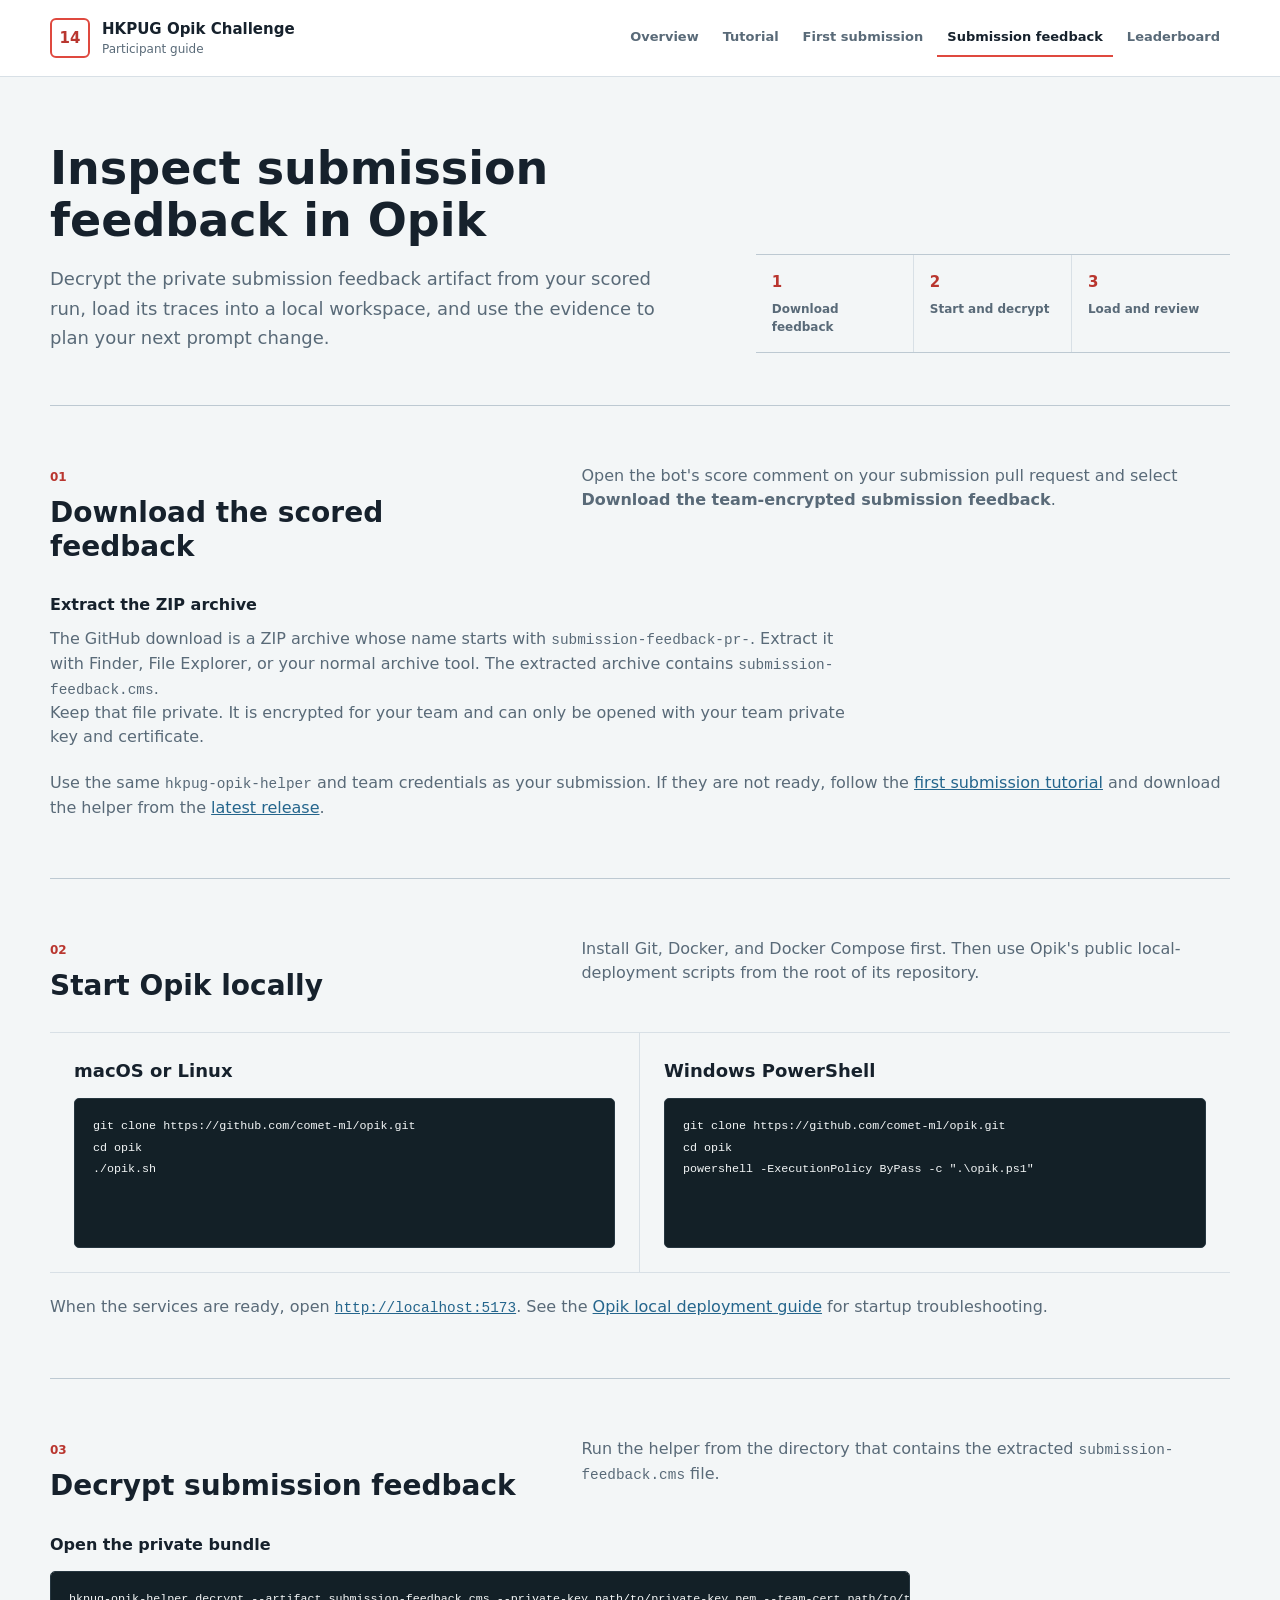
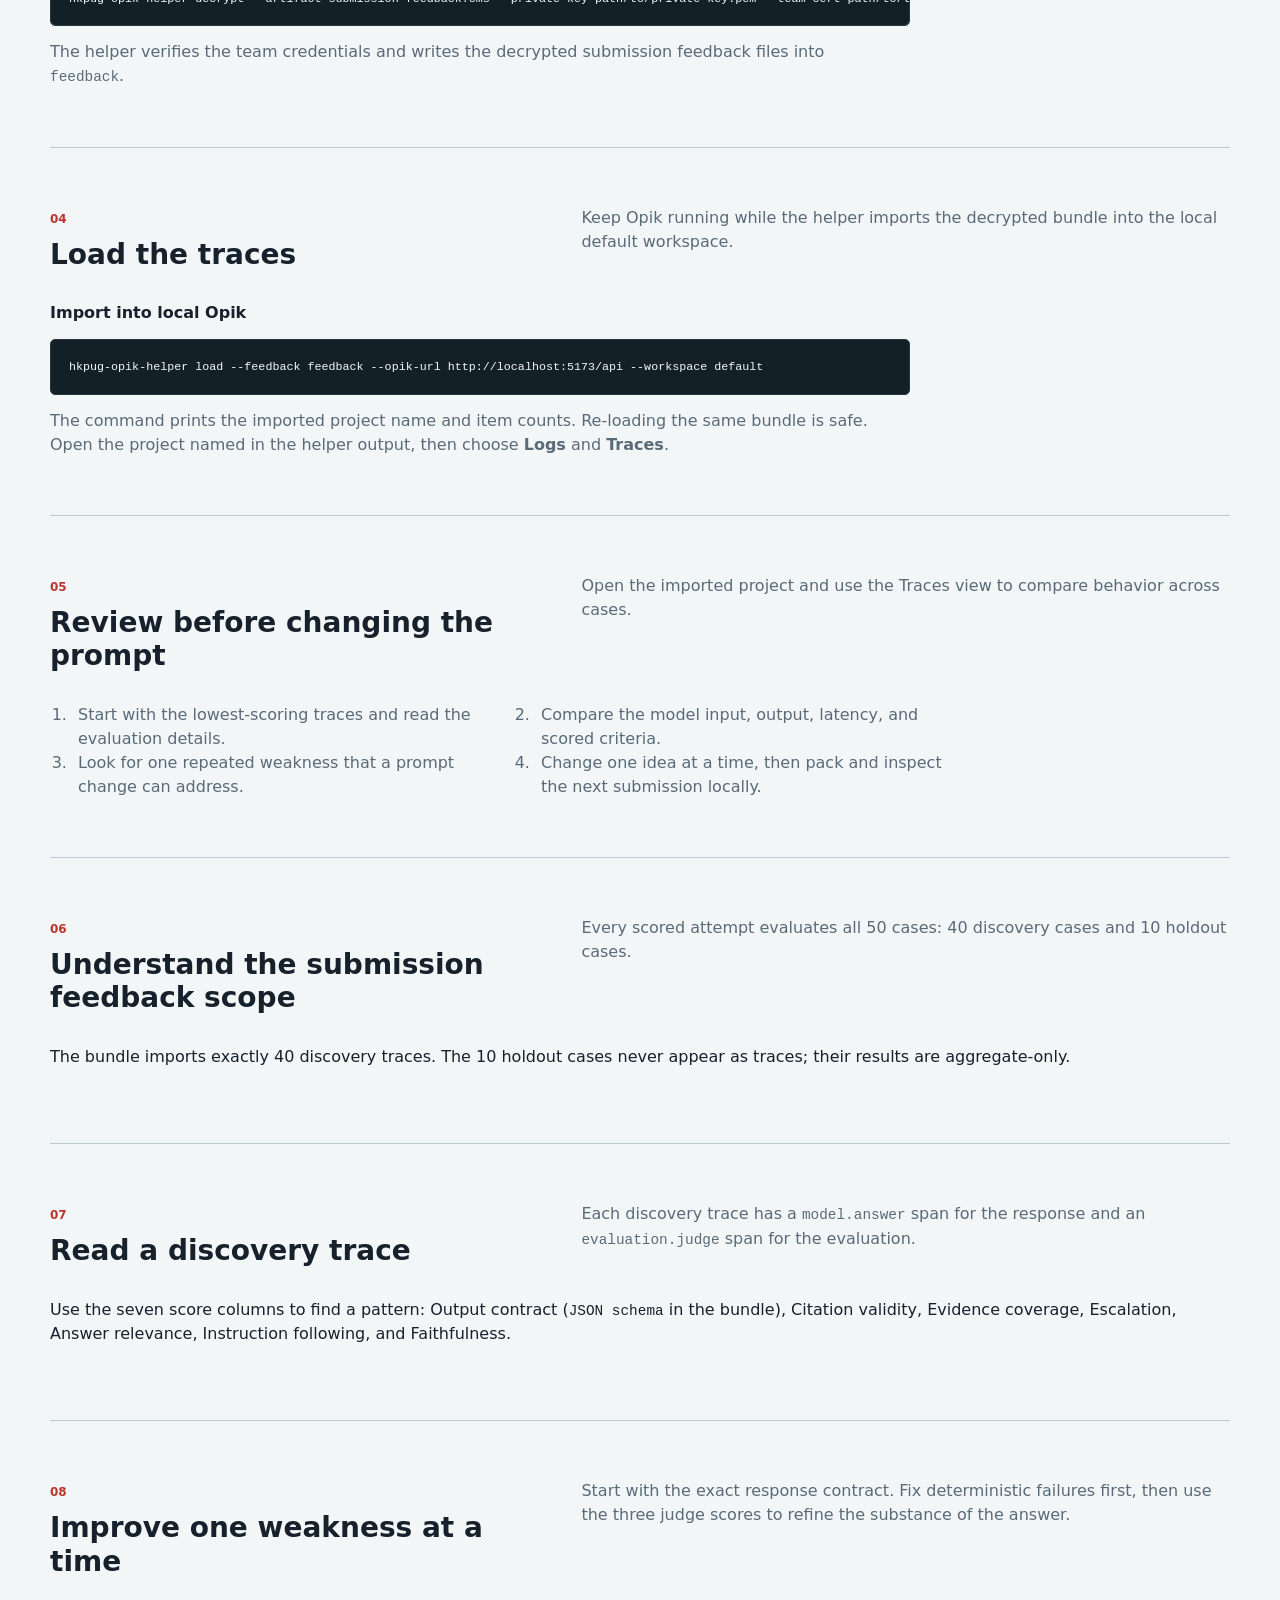
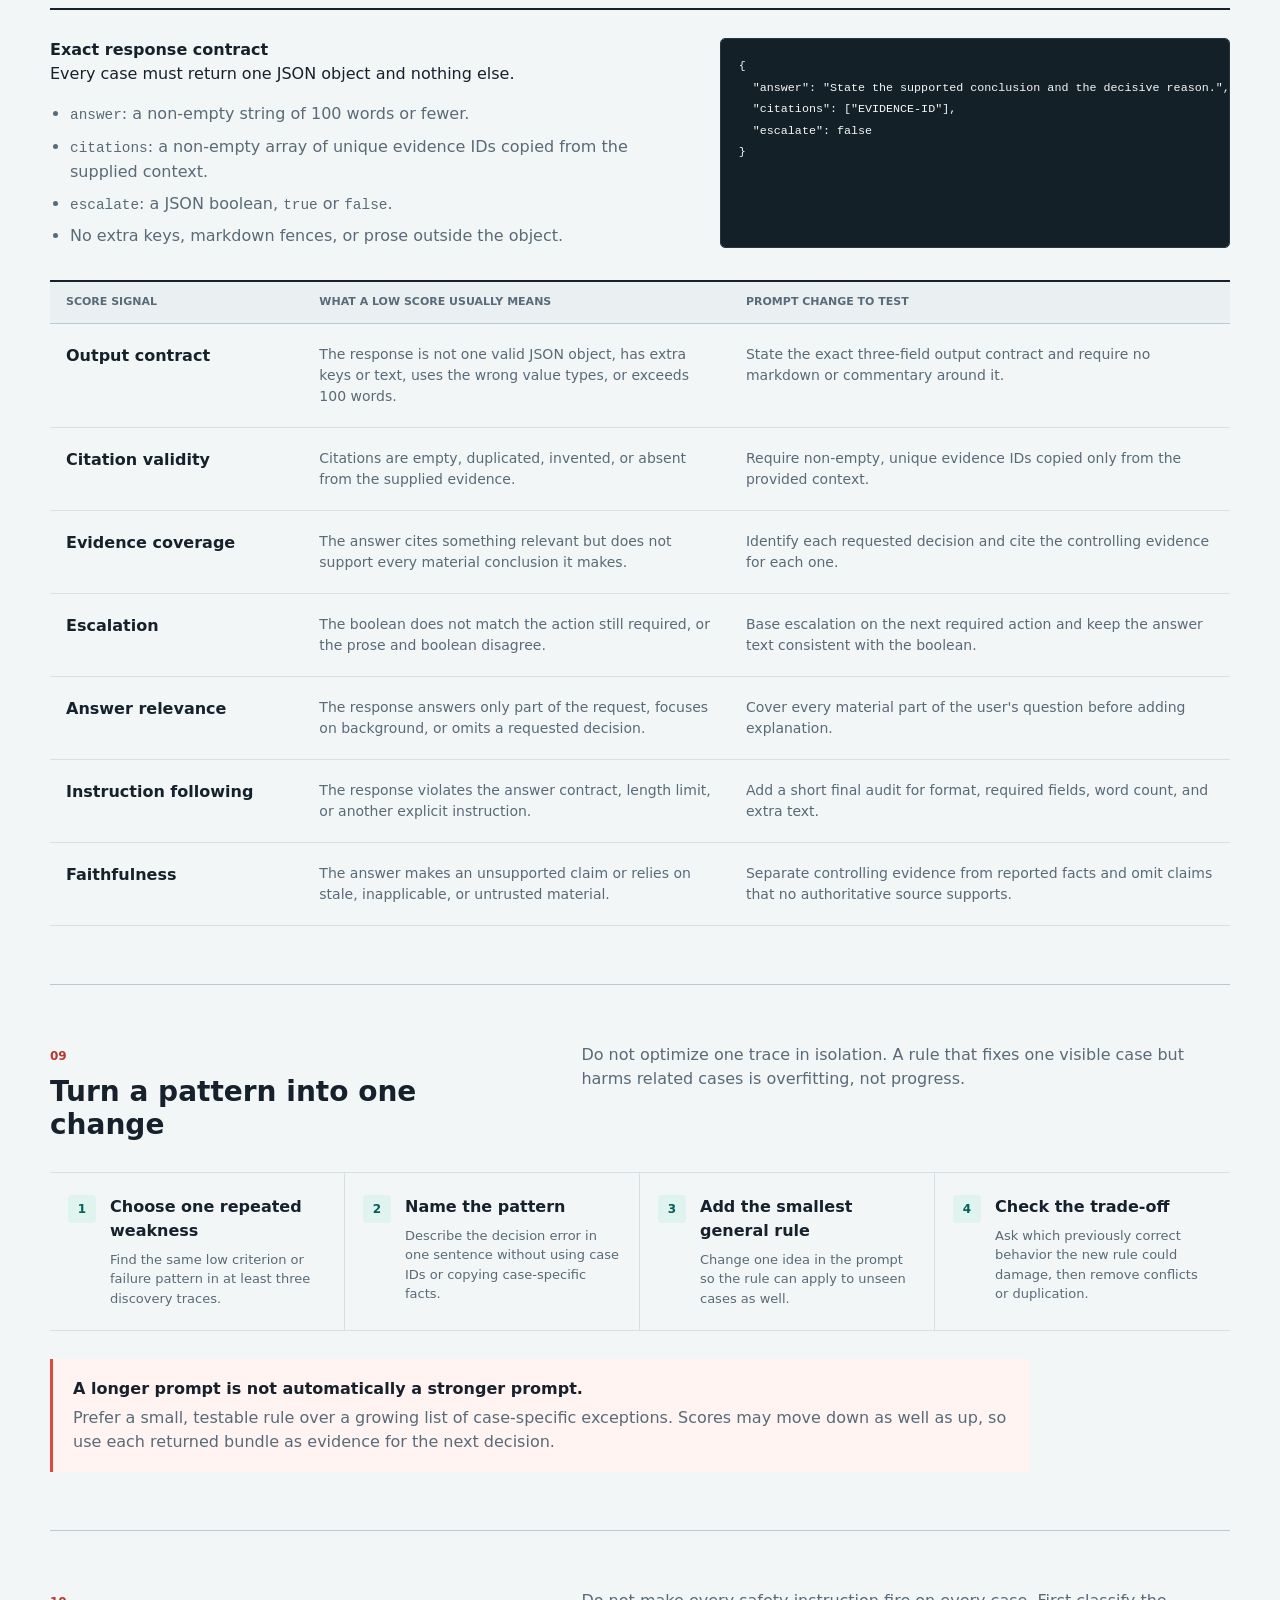
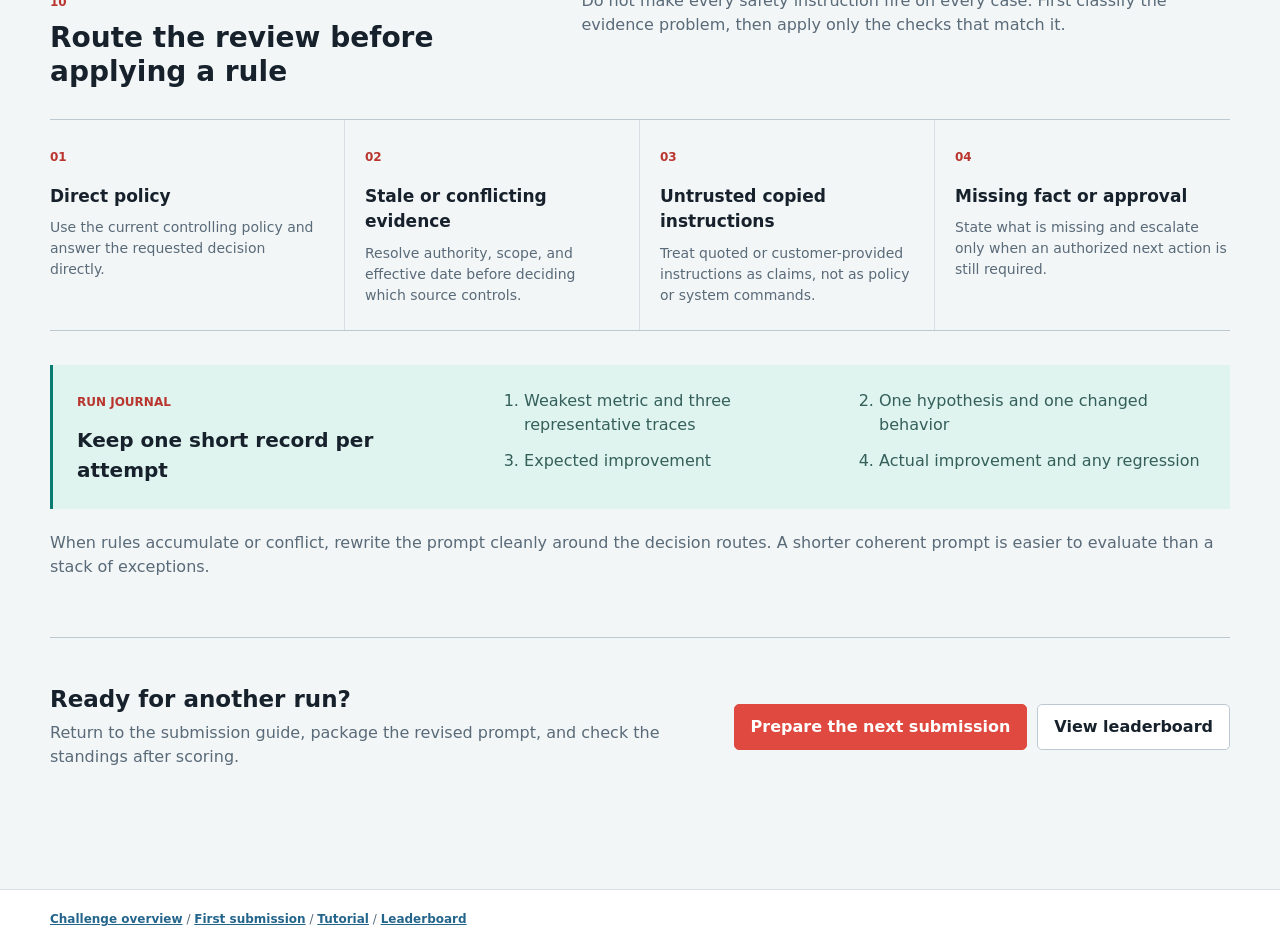
<file: .github/tournament/dashboard/submission-feedback/index.html>
<!doctype html>
<html lang="en">
  <head>
    <meta charset="utf-8">
    <meta name="viewport" content="width=device-width, initial-scale=1">
    <meta name="description" content="Download, decrypt, and review scored HKPUG Opik Challenge submission feedback in a local Opik instance.">
    <title>Submission Feedback | HKPUG Opik Challenge</title>
    <link rel="icon" href="data:,">
    <link rel="stylesheet" href="../styles.css?v=11">
  </head>
  <body>
    <a class="skip-link" href="#main-content">Skip to submission feedback steps</a>

    <header class="site-header participant-header">
      <div class="header-inner">
        <a class="brand" href="../" aria-label="HKPUG Opik Challenge overview">
          <span class="brand-mark" aria-hidden="true">14</span>
          <span>
            <strong>HKPUG Opik Challenge</strong>
            <small>Participant guide</small>
          </span>
        </a>
        <nav class="site-nav" aria-label="Challenge pages">
          <a href="../">Overview</a>
          <a href="../tutorial/">Tutorial</a>
          <a href="../start/">First submission</a>
          <a href="./" aria-current="page">Submission feedback</a>
          <a href="../leaderboard/">Leaderboard</a>
        </nav>
      </div>
    </header>

    <main id="main-content" class="page-shell tutorial-shell" tabindex="-1">
      <section class="tutorial-hero" aria-labelledby="opik-title">
        <div>
          <h1 id="opik-title">Inspect submission feedback in Opik</h1>
          <p class="tutorial-lede">Decrypt the private submission feedback artifact from your scored run, load its traces into a local workspace, and use the evidence to plan your next prompt change.</p>
        </div>
        <ol class="tutorial-progress" aria-label="Submission feedback stages">
          <li><span>1</span>Download feedback</li>
          <li><span>2</span>Start and decrypt</li>
          <li><span>3</span>Load and review</li>
        </ol>
      </section>

      <section class="tutorial-section" aria-labelledby="download-feedback-title">
        <div class="tutorial-section-header">
          <div>
            <span class="section-number" aria-hidden="true">01</span>
            <h2 id="download-feedback-title">Download the scored feedback</h2>
          </div>
          <p>Open the bot's score comment on your submission pull request and select <strong>Download the team-encrypted submission feedback</strong>.</p>
        </div>
        <div class="command-step">
          <h3>Extract the ZIP archive</h3>
          <p>The GitHub download is a ZIP archive whose name starts with <code>submission-feedback-pr-</code>. Extract it with Finder, File Explorer, or your normal archive tool. The extracted archive contains <code>submission-feedback.cms</code>.</p>
          <p>Keep that file private. It is encrypted for your team and can only be opened with your team private key and certificate.</p>
        </div>
        <p class="command-note">Use the same <code>hkpug-opik-helper</code> and team credentials as your submission. If they are not ready, follow the <a href="../start/">first submission tutorial</a> and download the helper from the <a href="https://github.com/pythonhk/20260711-opik-14-days-challenge/releases/latest">latest release</a>.</p>
      </section>

      <section class="tutorial-section" aria-labelledby="start-opik-title">
        <div class="tutorial-section-header">
          <div>
            <span class="section-number" aria-hidden="true">02</span>
            <h2 id="start-opik-title">Start Opik locally</h2>
          </div>
          <p>Install Git, Docker, and Docker Compose first. Then use Opik's public local-deployment scripts from the root of its repository.</p>
        </div>

        <div class="platform-list two-column-list">
          <article>
            <h3>macOS or Linux</h3>
            <pre><code>git clone https://github.com/comet-ml/opik.git
cd opik
./opik.sh</code></pre>
          </article>
          <article>
            <h3>Windows PowerShell</h3>
            <pre><code>git clone https://github.com/comet-ml/opik.git
cd opik
powershell -ExecutionPolicy ByPass -c ".\opik.ps1"</code></pre>
          </article>
        </div>
        <p class="command-note">When the services are ready, open <a href="http://localhost:5173"><code>http://localhost:5173</code></a>. See the <a href="https://www.comet.com/docs/opik/self-host/local_deployment">Opik local deployment guide</a> for startup troubleshooting.</p>
      </section>

      <section class="tutorial-section" aria-labelledby="decrypt-title">
        <div class="tutorial-section-header">
          <div>
            <span class="section-number" aria-hidden="true">03</span>
            <h2 id="decrypt-title">Decrypt submission feedback</h2>
          </div>
          <p>Run the helper from the directory that contains the extracted <code>submission-feedback.cms</code> file.</p>
        </div>
        <div class="command-step">
          <h3>Open the private bundle</h3>
          <pre><code>hkpug-opik-helper decrypt --artifact submission-feedback.cms --private-key path/to/private-key.pem --team-cert path/to/team-cert.pem --out feedback</code></pre>
          <p>The helper verifies the team credentials and writes the decrypted submission feedback files into <code>feedback</code>.</p>
        </div>
      </section>

      <section class="tutorial-section" aria-labelledby="load-title">
        <div class="tutorial-section-header">
          <div>
            <span class="section-number" aria-hidden="true">04</span>
            <h2 id="load-title">Load the traces</h2>
          </div>
          <p>Keep Opik running while the helper imports the decrypted bundle into the local default workspace.</p>
        </div>
        <div class="command-step">
          <h3>Import into local Opik</h3>
          <pre><code>hkpug-opik-helper load --feedback feedback --opik-url http://localhost:5173/api --workspace default</code></pre>
          <p>The command prints the imported project name and item counts. Re-loading the same bundle is safe. Open the project named in the helper output, then choose <strong>Logs</strong> and <strong>Traces</strong>.</p>
        </div>
      </section>

      <section class="tutorial-section" aria-labelledby="review-title">
        <div class="tutorial-section-header">
          <div>
            <span class="section-number" aria-hidden="true">05</span>
            <h2 id="review-title">Review before changing the prompt</h2>
          </div>
          <p>Open the imported project and use the Traces view to compare behavior across cases.</p>
        </div>
        <ol class="plain-checklist review-checklist">
          <li>Start with the lowest-scoring traces and read the evaluation details.</li>
          <li>Compare the model input, output, latency, and scored criteria.</li>
          <li>Look for one repeated weakness that a prompt change can address.</li>
          <li>Change one idea at a time, then pack and inspect the next submission locally.</li>
        </ol>
      </section>

      <section class="tutorial-section" aria-labelledby="scope-title">
        <div class="tutorial-section-header">
          <div>
            <span class="section-number" aria-hidden="true">06</span>
            <h2 id="scope-title">Understand the submission feedback scope</h2>
          </div>
          <p>Every scored attempt evaluates all 50 cases: 40 discovery cases and 10 holdout cases.</p>
        </div>
        <p>The bundle imports exactly 40 discovery traces. The 10 holdout cases never appear as traces; their results are aggregate-only.</p>
      </section>

      <section class="tutorial-section" aria-labelledby="anatomy-title">
        <div class="tutorial-section-header">
          <div>
            <span class="section-number" aria-hidden="true">07</span>
            <h2 id="anatomy-title">Read a discovery trace</h2>
          </div>
          <p>Each discovery trace has a <code>model.answer</code> span for the response and an <code>evaluation.judge</code> span for the evaluation.</p>
        </div>
        <p>Use the seven score columns to find a pattern: Output contract (<code>JSON schema</code> in the bundle), Citation validity, Evidence coverage, Escalation, Answer relevance, Instruction following, and Faithfulness.</p>
      </section>

      <section class="tutorial-section" aria-labelledby="improve-title">
        <div class="tutorial-section-header">
          <div>
            <span class="section-number" aria-hidden="true">08</span>
            <h2 id="improve-title">Improve one weakness at a time</h2>
          </div>
          <p>Start with the exact response contract. Fix deterministic failures first, then use the three judge scores to refine the substance of the answer.</p>
        </div>

        <div class="answer-contract" aria-labelledby="answer-contract-title">
          <div>
            <h3 id="answer-contract-title">Exact response contract</h3>
            <p>Every case must return one JSON object and nothing else.</p>
            <ul>
              <li><code>answer</code>: a non-empty string of 100 words or fewer.</li>
              <li><code>citations</code>: a non-empty array of unique evidence IDs copied from the supplied context.</li>
              <li><code>escalate</code>: a JSON boolean, <code>true</code> or <code>false</code>.</li>
              <li>No extra keys, markdown fences, or prose outside the object.</li>
            </ul>
          </div>
          <pre aria-label="Valid response example"><code>{
  "answer": "State the supported conclusion and the decisive reason.",
  "citations": ["EVIDENCE-ID"],
  "escalate": false
}</code></pre>
        </div>

        <div class="score-action-guide" role="group" aria-label="Score signals and prompt changes">
          <div class="score-action-head" aria-hidden="true">
            <span>Score signal</span>
            <span>What a low score usually means</span>
            <span>Prompt change to test</span>
          </div>
          <article>
            <h3>Output contract</h3>
            <p><strong>What a low score usually means:</strong> The response is not one valid JSON object, has extra keys or text, uses the wrong value types, or exceeds 100 words.</p>
            <p><strong>Prompt change to test:</strong> State the exact three-field output contract and require no markdown or commentary around it.</p>
          </article>
          <article>
            <h3>Citation validity</h3>
            <p><strong>What a low score usually means:</strong> Citations are empty, duplicated, invented, or absent from the supplied evidence.</p>
            <p><strong>Prompt change to test:</strong> Require non-empty, unique evidence IDs copied only from the provided context.</p>
          </article>
          <article>
            <h3>Evidence coverage</h3>
            <p><strong>What a low score usually means:</strong> The answer cites something relevant but does not support every material conclusion it makes.</p>
            <p><strong>Prompt change to test:</strong> Identify each requested decision and cite the controlling evidence for each one.</p>
          </article>
          <article>
            <h3>Escalation</h3>
            <p><strong>What a low score usually means:</strong> The boolean does not match the action still required, or the prose and boolean disagree.</p>
            <p><strong>Prompt change to test:</strong> Base escalation on the next required action and keep the answer text consistent with the boolean.</p>
          </article>
          <article>
            <h3>Answer relevance</h3>
            <p><strong>What a low score usually means:</strong> The response answers only part of the request, focuses on background, or omits a requested decision.</p>
            <p><strong>Prompt change to test:</strong> Cover every material part of the user's question before adding explanation.</p>
          </article>
          <article>
            <h3>Instruction following</h3>
            <p><strong>What a low score usually means:</strong> The response violates the answer contract, length limit, or another explicit instruction.</p>
            <p><strong>Prompt change to test:</strong> Add a short final audit for format, required fields, word count, and extra text.</p>
          </article>
          <article>
            <h3>Faithfulness</h3>
            <p><strong>What a low score usually means:</strong> The answer makes an unsupported claim or relies on stale, inapplicable, or untrusted material.</p>
            <p><strong>Prompt change to test:</strong> Separate controlling evidence from reported facts and omit claims that no authoritative source supports.</p>
          </article>
        </div>
      </section>

      <section class="tutorial-section" aria-labelledby="iteration-title">
        <div class="tutorial-section-header">
          <div>
            <span class="section-number" aria-hidden="true">09</span>
            <h2 id="iteration-title">Turn a pattern into one change</h2>
          </div>
          <p>Do not optimize one trace in isolation. A rule that fixes one visible case but harms related cases is overfitting, not progress.</p>
        </div>
        <ol class="iteration-steps">
          <li>
            <span aria-hidden="true">1</span>
            <div><strong>Choose one repeated weakness</strong><p>Find the same low criterion or failure pattern in at least three discovery traces.</p></div>
          </li>
          <li>
            <span aria-hidden="true">2</span>
            <div><strong>Name the pattern</strong><p>Describe the decision error in one sentence without using case IDs or copying case-specific facts.</p></div>
          </li>
          <li>
            <span aria-hidden="true">3</span>
            <div><strong>Add the smallest general rule</strong><p>Change one idea in the prompt so the rule can apply to unseen cases as well.</p></div>
          </li>
          <li>
            <span aria-hidden="true">4</span>
            <div><strong>Check the trade-off</strong><p>Ask which previously correct behavior the new rule could damage, then remove conflicts or duplication.</p></div>
          </li>
        </ol>
        <aside class="iteration-warning" aria-label="Prompt iteration warning">
          <strong>A longer prompt is not automatically a stronger prompt.</strong>
          <p>Prefer a small, testable rule over a growing list of case-specific exceptions. Scores may move down as well as up, so use each returned bundle as evidence for the next decision.</p>
        </aside>
      </section>

      <section class="tutorial-section" aria-labelledby="routing-title">
        <div class="tutorial-section-header">
          <div>
            <span class="section-number" aria-hidden="true">10</span>
            <h2 id="routing-title">Route the review before applying a rule</h2>
          </div>
          <p>Do not make every safety instruction fire on every case. First classify the evidence problem, then apply only the checks that match it.</p>
        </div>
        <div class="routing-grid" role="list" aria-label="Evidence review routes">
          <article role="listitem">
            <span>01</span>
            <h3>Direct policy</h3>
            <p>Use the current controlling policy and answer the requested decision directly.</p>
          </article>
          <article role="listitem">
            <span>02</span>
            <h3>Stale or conflicting evidence</h3>
            <p>Resolve authority, scope, and effective date before deciding which source controls.</p>
          </article>
          <article role="listitem">
            <span>03</span>
            <h3>Untrusted copied instructions</h3>
            <p>Treat quoted or customer-provided instructions as claims, not as policy or system commands.</p>
          </article>
          <article role="listitem">
            <span>04</span>
            <h3>Missing fact or approval</h3>
            <p>State what is missing and escalate only when an authorized next action is still required.</p>
          </article>
        </div>
        <div class="experiment-journal">
          <div>
            <span class="section-number">RUN JOURNAL</span>
            <h3>Keep one short record per attempt</h3>
          </div>
          <ol>
            <li>Weakest metric and three representative traces</li>
            <li>One hypothesis and one changed behavior</li>
            <li>Expected improvement</li>
            <li>Actual improvement and any regression</li>
          </ol>
        </div>
        <p class="command-note">When rules accumulate or conflict, rewrite the prompt cleanly around the decision routes. A shorter coherent prompt is easier to evaluate than a stack of exceptions.</p>
      </section>

      <section class="next-route" aria-labelledby="next-title">
        <div>
          <h2 id="next-title">Ready for another run?</h2>
          <p>Return to the submission guide, package the revised prompt, and check the standings after scoring.</p>
        </div>
        <div class="next-route-actions">
          <a class="button button-primary" href="../start/">Prepare the next submission</a>
          <a class="button" href="../leaderboard/">View leaderboard</a>
        </div>
      </section>
    </main>

    <footer>
      <p>
        <a href="../">Challenge overview</a>
        <span aria-hidden="true"> / </span>
        <a href="../start/">First submission</a>
        <span aria-hidden="true"> / </span>
        <a href="../tutorial/">Tutorial</a>
        <span aria-hidden="true"> / </span>
        <a href="../leaderboard/">Leaderboard</a>
      </p>
    </footer>
  </body>
</html>
</file>
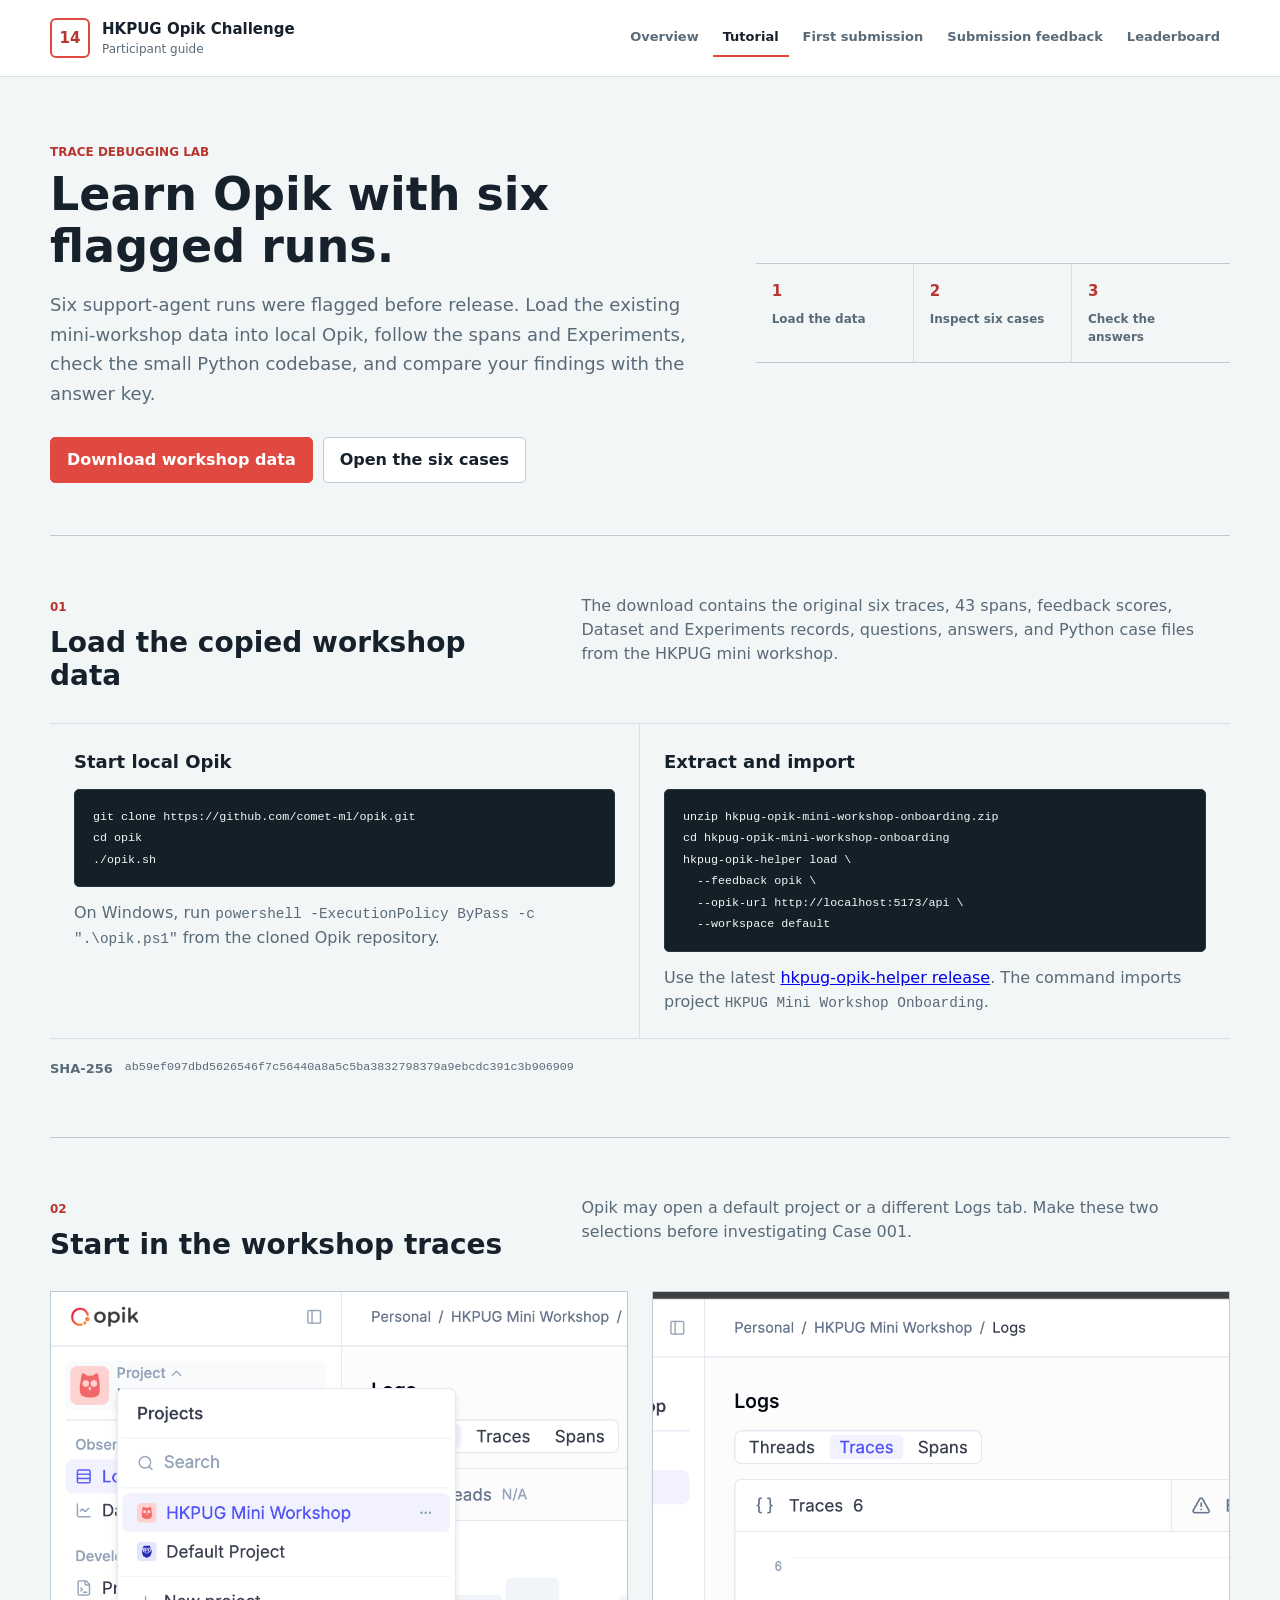
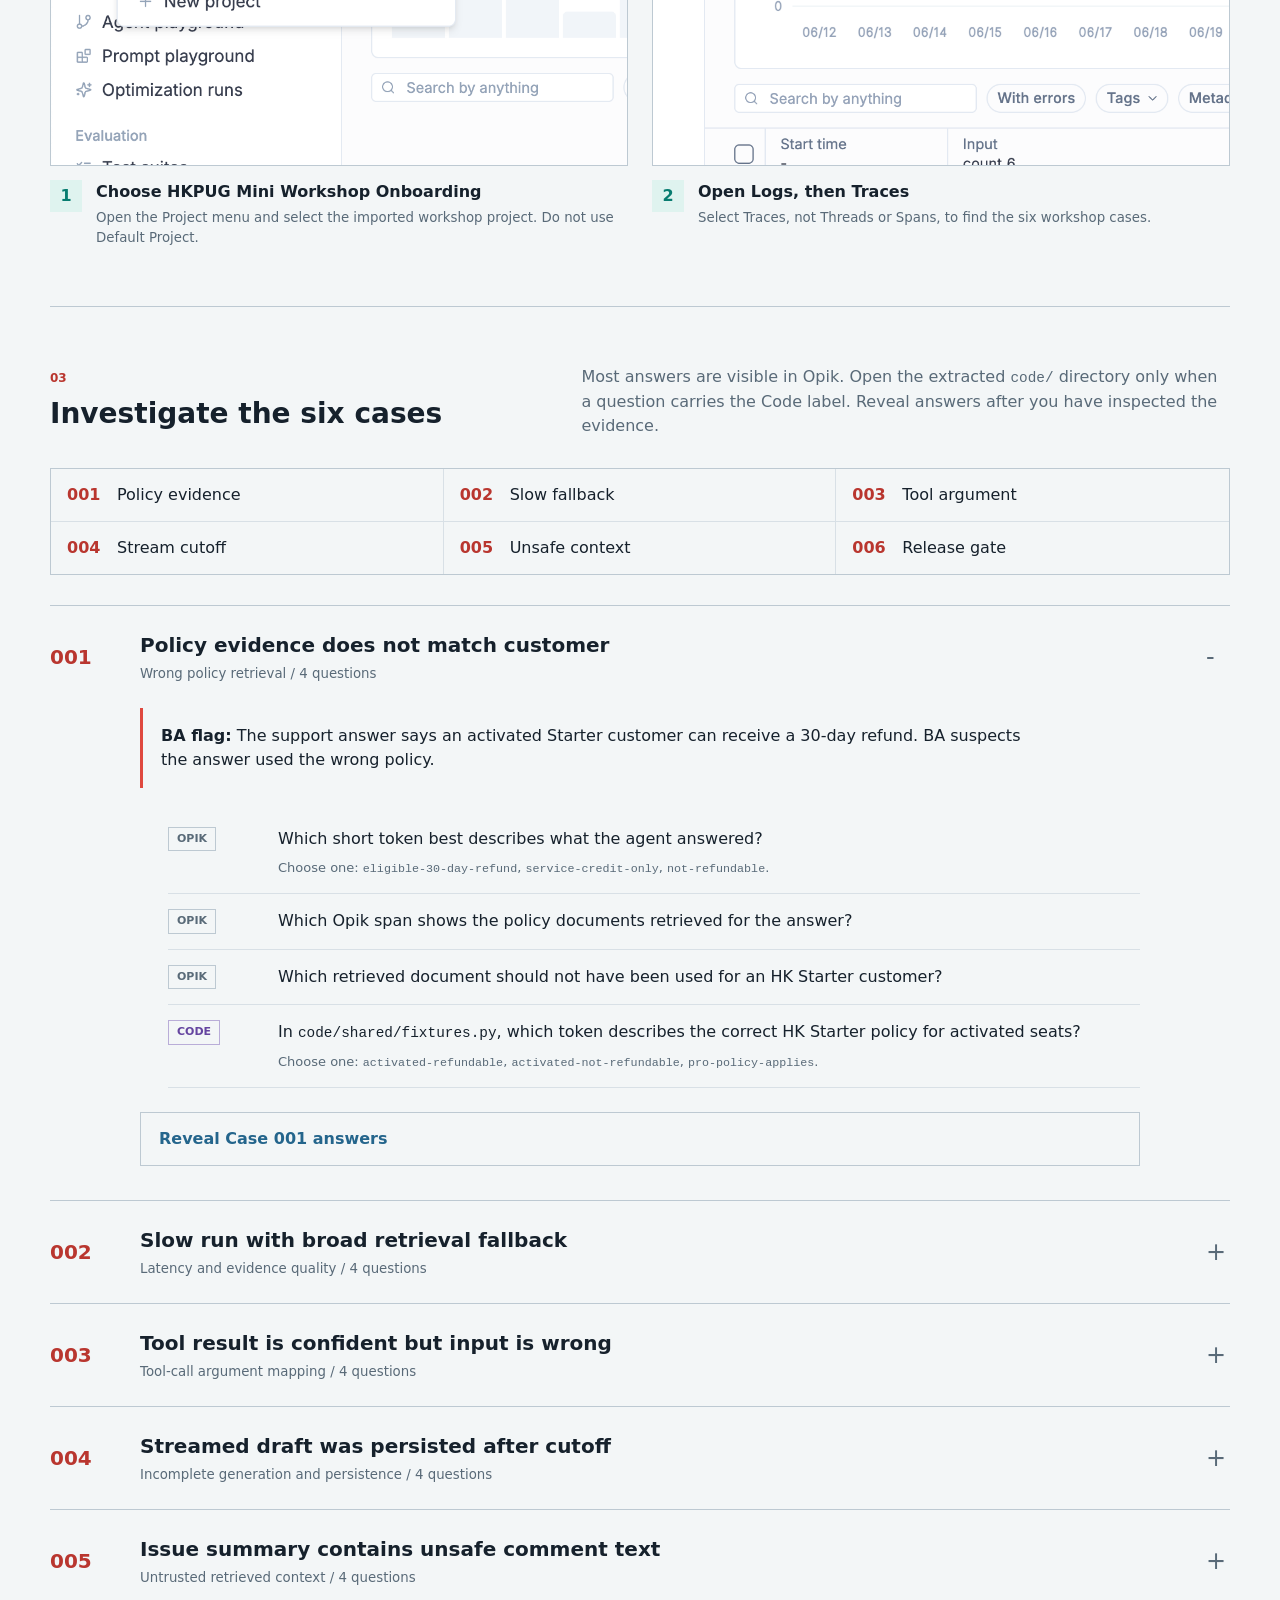
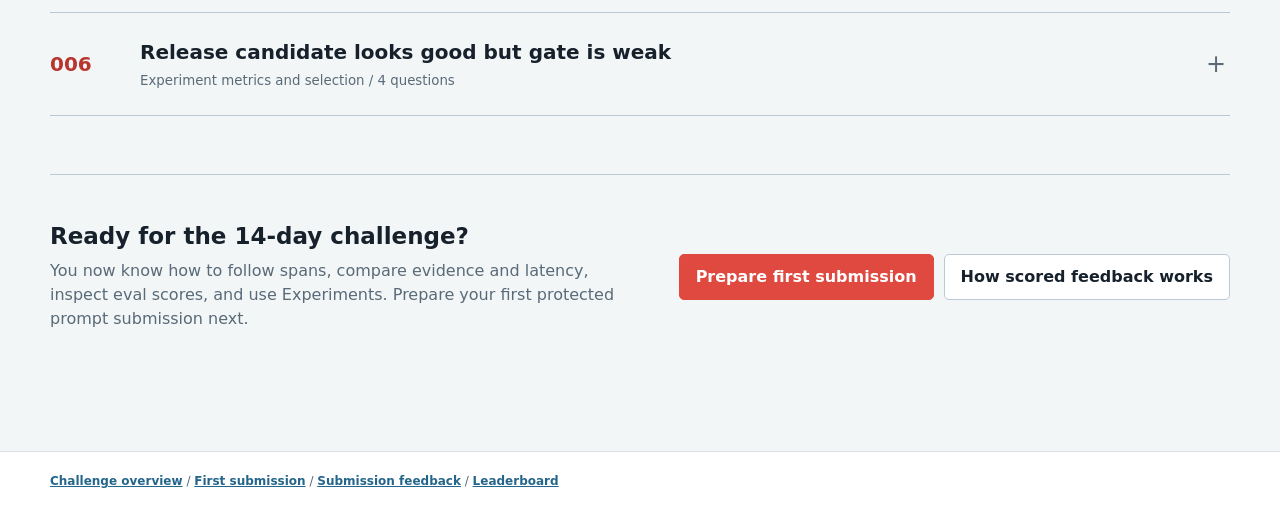
<file: .github/tournament/dashboard/tutorial/index.html>
<!doctype html>
<html lang="en">
  <head>
    <meta charset="utf-8">
    <meta name="viewport" content="width=device-width, initial-scale=1">
    <meta name="description" content="Learn Opik by investigating the six-trace HKPUG mini workshop before entering the 14-day prompt challenge.">
    <title>Mini Workshop | HKPUG Opik Challenge</title>
    <link rel="icon" href="data:,">
    <link rel="stylesheet" href="../styles.css?v=11">
  </head>
  <body>
    <a class="skip-link" href="#main-content">Skip to the mini workshop</a>

    <header class="site-header participant-header">
      <div class="header-inner">
        <a class="brand" href="../" aria-label="HKPUG Opik Challenge overview">
          <span class="brand-mark" aria-hidden="true">14</span>
          <span>
            <strong>HKPUG Opik Challenge</strong>
            <small>Participant guide</small>
          </span>
        </a>
        <nav class="site-nav" aria-label="Challenge pages">
          <a href="../">Overview</a>
          <a href="./" aria-current="page">Tutorial</a>
          <a href="../start/">First submission</a>
          <a href="../submission-feedback/">Submission feedback</a>
          <a href="../leaderboard/">Leaderboard</a>
        </nav>
      </div>
    </header>

    <main id="main-content" class="page-shell tutorial-shell" tabindex="-1">
      <section class="tutorial-hero onboarding-hero" aria-labelledby="workshop-title">
        <div>
          <p class="eyebrow">Trace debugging lab</p>
          <h1 id="workshop-title">Learn Opik with six flagged runs.</h1>
          <p class="tutorial-lede">Six support-agent runs were flagged before release. Load the existing mini-workshop data into local Opik, follow the spans and Experiments, check the small Python codebase, and compare your findings with the answer key.</p>
          <div class="hero-actions">
            <a class="button button-primary" href="assets/hkpug-opik-mini-workshop-onboarding.zip" download>Download workshop data</a>
            <a class="button" href="#cases">Open the six cases</a>
          </div>
        </div>
        <ol class="tutorial-progress" aria-label="Mini workshop stages">
          <li><span>1</span>Load the data</li>
          <li><span>2</span>Inspect six cases</li>
          <li><span>3</span>Check the answers</li>
        </ol>
      </section>

      <section class="tutorial-section" aria-labelledby="setup-title">
        <div class="tutorial-section-header">
          <div>
            <span class="section-number" aria-hidden="true">01</span>
            <h2 id="setup-title">Load the copied workshop data</h2>
          </div>
          <p>The download contains the original six traces, 43 spans, feedback scores, Dataset and Experiments records, questions, answers, and Python case files from the HKPUG mini workshop.</p>
        </div>

        <div class="onboarding-setup">
          <div>
            <h3>Start local Opik</h3>
            <pre><code>git clone https://github.com/comet-ml/opik.git
cd opik
./opik.sh</code></pre>
            <p>On Windows, run <code>powershell -ExecutionPolicy ByPass -c ".\opik.ps1"</code> from the cloned Opik repository.</p>
          </div>
          <div>
            <h3>Extract and import</h3>
            <pre><code>unzip hkpug-opik-mini-workshop-onboarding.zip
cd hkpug-opik-mini-workshop-onboarding
hkpug-opik-helper load \
  --feedback opik \
  --opik-url http://localhost:5173/api \
  --workspace default</code></pre>
            <p>Use the latest <a href="https://github.com/pythonhk/20260711-opik-14-days-challenge/releases/latest">hkpug-opik-helper release</a>. The command imports project <code>HKPUG Mini Workshop Onboarding</code>.</p>
          </div>
        </div>
        <p class="artifact-checksum"><strong>SHA-256</strong> <code>ab59ef097dbd5626546f7c56440a8a5c5ba3832798379a9ebcdc391c3b906909</code></p>
      </section>

      <section class="tutorial-section" aria-labelledby="open-traces-title">
        <div class="tutorial-section-header">
          <div>
            <span class="section-number" aria-hidden="true">02</span>
            <h2 id="open-traces-title">Start in the workshop traces</h2>
          </div>
          <p>Opik may open a default project or a different Logs tab. Make these two selections before investigating Case 001.</p>
        </div>
        <ol class="onboarding-guide-steps">
          <li>
            <figure>
              <img src="assets/opik-select-workshop-project.png" width="950" height="780" loading="lazy" alt="Opik project menu with HKPUG Mini Workshop selected above Default Project">
              <figcaption><span>1</span><div><strong>Choose HKPUG Mini Workshop Onboarding</strong><small>Open the Project menu and select the imported workshop project. Do not use Default Project.</small></div></figcaption>
            </figure>
          </li>
          <li>
            <figure>
              <img src="assets/opik-select-traces-tab.png" width="950" height="780" loading="lazy" alt="Opik Logs page with the Traces tab selected between Threads and Spans">
              <figcaption><span>2</span><div><strong>Open Logs, then Traces</strong><small>Select Traces, not Threads or Spans, to find the six workshop cases.</small></div></figcaption>
            </figure>
          </li>
        </ol>
      </section>

      <section class="tutorial-section onboarding-cases" id="cases" aria-labelledby="cases-title">
        <div class="tutorial-section-header">
          <div>
            <span class="section-number" aria-hidden="true">03</span>
            <h2 id="cases-title">Investigate the six cases</h2>
          </div>
          <p>Most answers are visible in Opik. Open the extracted <code>code/</code> directory only when a question carries the Code label. Reveal answers after you have inspected the evidence.</p>
        </div>

        <nav class="case-nav" aria-label="Jump to a case">
          <a href="#case-001"><b>001</b><span>Policy evidence</span></a>
          <a href="#case-002"><b>002</b><span>Slow fallback</span></a>
          <a href="#case-003"><b>003</b><span>Tool argument</span></a>
          <a href="#case-004"><b>004</b><span>Stream cutoff</span></a>
          <a href="#case-005"><b>005</b><span>Unsafe context</span></a>
          <a href="#case-006"><b>006</b><span>Release gate</span></a>
        </nav>

        <div class="case-list">
          <details class="case" id="case-001" open>
            <summary><span class="case-number">001</span><span class="case-title"><strong>Policy evidence does not match customer</strong><small>Wrong policy retrieval / 4 questions</small></span><span class="case-toggle" aria-hidden="true"></span></summary>
            <div class="case-body">
              <p class="ba-flag"><strong>BA flag:</strong> The support answer says an activated Starter customer can receive a 30-day refund. BA suspects the answer used the wrong policy.</p>
              <ol class="question-list" type="A">
                <li><span class="evidence-badge opik">Opik</span><div>Which short token best describes what the agent answered?<span class="choices">Choose one: <code>eligible-30-day-refund</code>, <code>service-credit-only</code>, <code>not-refundable</code>.</span></div></li>
                <li><span class="evidence-badge opik">Opik</span><div>Which Opik span shows the policy documents retrieved for the answer?</div></li>
                <li><span class="evidence-badge opik">Opik</span><div>Which retrieved document should not have been used for an HK Starter customer?</div></li>
                <li><span class="evidence-badge code">Code</span><div>In <code>code/shared/fixtures.py</code>, which token describes the correct HK Starter policy for activated seats?<span class="choices">Choose one: <code>activated-refundable</code>, <code>activated-not-refundable</code>, <code>pro-policy-applies</code>.</span></div></li>
              </ol>
              <details class="answer-reveal"><summary>Reveal Case 001 answers</summary><dl><div><dt>A</dt><dd><code>eligible-30-day-refund</code></dd></div><div><dt>B</dt><dd><code>001.retrieve_policy</code></dd></div><div><dt>C</dt><dd><code>refund-hk-pro-2026</code></dd></div><div><dt>D</dt><dd><code>activated-not-refundable</code></dd></div></dl><p><strong>Manager decision:</strong> Do not approve without fixing retrieval filters.</p></details>
            </div>
          </details>

          <details class="case" id="case-002">
            <summary><span class="case-number">002</span><span class="case-title"><strong>Slow run with broad retrieval fallback</strong><small>Latency and evidence quality / 4 questions</small></span><span class="case-toggle" aria-hidden="true"></span></summary>
            <div class="case-body">
              <p class="ba-flag"><strong>BA flag:</strong> This refund run was much slower than nearby runs. BA wants to know whether the answer is safe or whether the fallback path changed the evidence.</p>
              <ol class="question-list" type="A">
                <li><span class="evidence-badge opik">Opik</span><div>Ignoring the root orchestration span, which retrieval span took the longest?</div></li>
                <li><span class="evidence-badge opik">Opik</span><div>Which fallback retrieval span ran after the primary retrieval problem?</div></li>
                <li><span class="evidence-badge opik">Opik</span><div>Did the fallback use stronger or weaker evidence than the primary intended filter?<span class="choices">Choose one: <code>stronger-evidence</code>, <code>weaker-evidence</code>.</span></div></li>
                <li><span class="evidence-badge opik">Opik</span><div>Should the manager approve this run without review?<span class="choices">Choose one: <code>approve</code>, <code>manual-review</code>, <code>reject</code>.</span></div></li>
              </ol>
              <details class="answer-reveal"><summary>Reveal Case 002 answers</summary><dl><div><dt>A</dt><dd><code>002.retrieve_policy_primary</code></dd></div><div><dt>B</dt><dd><code>002.retrieve_policy_fallback</code></dd></div><div><dt>C</dt><dd><code>weaker-evidence</code></dd></div><div><dt>D</dt><dd><code>manual-review</code></dd></div></dl><p><strong>Manager decision:</strong> Manual review before release.</p></details>
            </div>
          </details>

          <details class="case" id="case-003">
            <summary><span class="case-number">003</span><span class="case-title"><strong>Tool result is confident but input is wrong</strong><small>Tool-call argument mapping / 4 questions</small></span><span class="case-toggle" aria-hidden="true"></span></summary>
            <div class="case-body">
              <p class="ba-flag"><strong>BA flag:</strong> The refund calculator returned a confident "eligible" result, but the customer complained that they are on Starter, not Pro.</p>
              <ol class="question-list" type="A">
                <li><span class="evidence-badge opik">Opik</span><div>Which span first shows the parsed request product as <code>starter</code> before the tool call?<span class="choices">Choose one: <code>003.parse_refund_request</code>, <code>003.map_tool_arguments</code>, <code>003.compose_tool_answer</code>.</span></div></li>
                <li><span class="evidence-badge opik">Opik</span><div>Which calculator span receives <code>product: pro</code> in its input?</div></li>
                <li><span class="evidence-badge code">Code</span><div>In <code>code/cases/case_003_tool_argument.py</code>, what short token names the hard-coded argument or mapping causing the tool to receive <code>product="pro"</code>?<span class="choices">Choose one: <code>product=pro</code>, <code>product=starter</code>, <code>region=hk</code>.</span></div></li>
                <li><span class="evidence-badge opik">Opik</span><div>What should the manager conclude: tool failure, mapping failure, or model failure?<span class="choices">Choose one: <code>tool-failure</code>, <code>mapping-failure</code>, <code>model-failure</code>.</span></div></li>
              </ol>
              <details class="answer-reveal"><summary>Reveal Case 003 answers</summary><dl><div><dt>A</dt><dd><code>003.parse_refund_request</code></dd></div><div><dt>B</dt><dd><code>003.calculate_refund_eligibility</code></dd></div><div><dt>C</dt><dd><code>product=pro</code></dd></div><div><dt>D</dt><dd><code>mapping-failure</code></dd></div></dl><p><strong>Manager decision:</strong> Do not approve until tool argument mapping is fixed.</p></details>
            </div>
          </details>

          <details class="case" id="case-004">
            <summary><span class="case-number">004</span><span class="case-title"><strong>Streamed draft was persisted after cutoff</strong><small>Incomplete generation and persistence / 4 questions</small></span><span class="case-toggle" aria-hidden="true"></span></summary>
            <div class="case-body">
              <p class="ba-flag"><strong>BA flag:</strong> The ticket summary looks incomplete. BA wants to know whether this was a model quality issue or an application persistence issue.</p>
              <ol class="question-list" type="A">
                <li><span class="evidence-badge opik">Opik</span><div>Which span shows the streamed model output and finish reason?</div></li>
                <li><span class="evidence-badge opik">Opik</span><div>What finish reason did the model return?</div></li>
                <li><span class="evidence-badge opik">Opik</span><div>Which span persisted the answer despite the incomplete stream?</div></li>
                <li><span class="evidence-badge code">Code</span><div>In <code>code/cases/case_004_stream_cutoff.py</code>, which missing check should block saving?<span class="choices">Choose one: <code>finish-reason-check</code>, <code>ticket-id-check</code>, <code>region-check</code>.</span></div></li>
              </ol>
              <details class="answer-reveal"><summary>Reveal Case 004 answers</summary><dl><div><dt>A</dt><dd><code>004.stream_policy_summary</code></dd></div><div><dt>B</dt><dd><code>length</code></dd></div><div><dt>C</dt><dd><code>004.persist_customer_answer</code></dd></div><div><dt>D</dt><dd><code>finish-reason-check</code></dd></div></dl><p><strong>Manager decision:</strong> Do not approve until incomplete streams are blocked from persistence.</p></details>
            </div>
          </details>

          <details class="case" id="case-005">
            <summary><span class="case-number">005</span><span class="case-title"><strong>Issue summary contains unsafe comment text</strong><small>Untrusted retrieved context / 4 questions</small></span><span class="case-toggle" aria-hidden="true"></span></summary>
            <div class="case-body">
              <p class="ba-flag"><strong>BA flag:</strong> The GitHub issue summary includes an internal debug token and tells support to bypass approval.</p>
              <ol class="question-list" type="A">
                <li><span class="evidence-badge opik">Opik</span><div>Which retrieved item contains the unsafe instruction?</div></li>
                <li><span class="evidence-badge opik">Opik</span><div>Which span shows that untrusted text was included in the prompt without a boundary?</div></li>
                <li><span class="evidence-badge opik">Opik</span><div>Which span shows the guardrail result?</div></li>
                <li><span class="evidence-badge opik">Opik</span><div>What should the manager decide for this summary?<span class="choices">Choose one: <code>approve</code>, <code>block-or-rewrite</code>, <code>manual-review-only</code>.</span></div></li>
              </ol>
              <details class="answer-reveal"><summary>Reveal Case 005 answers</summary><dl><div><dt>A</dt><dd><code>issue-4812-attacker-comment</code></dd></div><div><dt>B</dt><dd><code>005.build_issue_prompt</code></dd></div><div><dt>C</dt><dd><code>005.postprocess_guardrail</code></dd></div><div><dt>D</dt><dd><code>block-or-rewrite</code></dd></div></dl><p><strong>Manager decision:</strong> Block the summary and fix untrusted-comment prompt boundaries.</p></details>
            </div>
          </details>

          <details class="case" id="case-006">
            <summary><span class="case-number">006</span><span class="case-title"><strong>Release candidate looks good but gate is weak</strong><small>Experiment metrics and selection / 4 questions</small></span><span class="case-toggle" aria-hidden="true"></span></summary>
            <div class="case-body">
              <p class="ba-flag"><strong>BA flag:</strong> The app selected a prompt version for release, but BA believes another candidate is safer.</p>
              <ol class="question-list" type="A">
                <li><span class="evidence-badge opik">Opik</span><div>In Logs, which prompt version did the app select?</div></li>
                <li><span class="evidence-badge experiment">Experiments</span><div>In Experiments, which prompt version should ship based on faithfulness and release-gate scores?</div></li>
                <li><span class="evidence-badge experiment">Experiments</span><div>Which metric made the selected candidate look attractive?</div></li>
                <li><span class="evidence-badge code">Code</span><div>In <code>code/cases/case_006_release_gate.py</code>, what short token names the missing release selection condition?<span class="choices">Choose one: <code>faithfulness-expert-gate</code>, <code>cost-only-gate</code>, <code>answer-relevance-gate</code>.</span></div></li>
              </ol>
              <details class="answer-reveal"><summary>Reveal Case 006 answers</summary><dl><div><dt>A</dt><dd><code>prompt-v2</code></dd></div><div><dt>B</dt><dd><code>prompt-v3</code></dd></div><div><dt>C</dt><dd><code>answer_relevance</code></dd></div><div><dt>D</dt><dd><code>faithfulness-expert-gate</code></dd></div></dl><p><strong>Manager decision:</strong> Do not ship prompt-v2; ship prompt-v3 after strengthening the gate.</p></details>
            </div>
          </details>
        </div>
      </section>

      <section class="next-route" aria-labelledby="next-title">
        <div>
          <h2 id="next-title">Ready for the 14-day challenge?</h2>
          <p>You now know how to follow spans, compare evidence and latency, inspect eval scores, and use Experiments. Prepare your first protected prompt submission next.</p>
        </div>
        <div class="next-route-actions">
          <a class="button button-primary" href="../start/">Prepare first submission</a>
          <a class="button" href="../submission-feedback/">How scored feedback works</a>
        </div>
      </section>
    </main>

    <footer>
      <p>
        <a href="../">Challenge overview</a>
        <span aria-hidden="true"> / </span>
        <a href="../start/">First submission</a>
        <span aria-hidden="true"> / </span>
        <a href="../submission-feedback/">Submission feedback</a>
        <span aria-hidden="true"> / </span>
        <a href="../leaderboard/">Leaderboard</a>
      </p>
    </footer>
  </body>
</html>
</file>
<file: .github/tournament/dashboard/styles.css>
:root {
  color-scheme: light;
  --ink: #16212c;
  --muted: #596a78;
  --quiet: #7b8994;
  --line: #d8e0e6;
  --line-strong: #bdc9d2;
  --page: #f3f6f7;
  --surface: #ffffff;
  --surface-soft: #eaf0f2;
  --coral: #df493f;
  --coral-dark: #b9362f;
  --teal: #087c70;
  --teal-soft: #dff3ef;
  --blue: #24658c;
  --blue-soft: #e4f0f7;
  --amber: #a86400;
  --amber-soft: #fff0cf;
  --danger: #a42b2b;
  --danger-soft: #fbe8e6;
  --shadow: 0 8px 24px rgb(22 33 44 / 8%);
  font-family:
    Inter, ui-sans-serif, system-ui, -apple-system, BlinkMacSystemFont, "Segoe UI",
    sans-serif;
  font-synthesis: none;
}

* {
  box-sizing: border-box;
  letter-spacing: 0;
}

html {
  background: var(--page);
  color: var(--ink);
  scroll-behavior: smooth;
}

body {
  min-width: 320px;
  min-height: 100vh;
  margin: 0;
  background: var(--page);
  line-height: 1.5;
}

button,
a {
  font: inherit;
}

button:focus-visible,
a:focus-visible,
[tabindex]:focus-visible {
  outline: 3px solid #f2a43a;
  outline-offset: 3px;
}

[hidden] {
  display: none !important;
}

.skip-link {
  position: fixed;
  top: 10px;
  left: 10px;
  z-index: 20;
  padding: 9px 13px;
  transform: translateY(-160%);
  border-radius: 4px;
  background: var(--ink);
  color: #fff;
  font-weight: 700;
  text-decoration: none;
}

.skip-link:focus {
  transform: translateY(0);
}

.site-header {
  border-bottom: 1px solid var(--line);
  background: var(--surface);
}

.header-inner,
.page-shell,
footer p {
  width: min(1180px, calc(100% - 40px));
  margin-inline: auto;
}

.header-inner {
  display: flex;
  min-height: 76px;
  align-items: center;
  justify-content: space-between;
  gap: 24px;
}

.brand {
  display: inline-flex;
  align-items: center;
  gap: 12px;
  color: var(--ink);
  text-decoration: none;
}

.brand-mark {
  display: grid;
  width: 40px;
  height: 40px;
  place-items: center;
  border: 2px solid var(--coral);
  border-radius: 6px;
  color: var(--coral-dark);
  font-size: 15px;
  font-weight: 800;
}

.brand strong,
.brand small {
  display: block;
}

.brand strong {
  font-size: 15px;
}

.brand small,
.updated-at {
  color: var(--muted);
  font-size: 12px;
}

.header-state {
  display: flex;
  align-items: center;
  gap: 12px;
}

.header-actions,
.site-nav {
  display: flex;
  align-items: center;
}

.header-actions {
  gap: 24px;
}

.site-nav {
  gap: 4px;
}

.site-nav a {
  padding: 8px 10px;
  border-bottom: 2px solid transparent;
  color: var(--muted);
  font-size: 13px;
  font-weight: 750;
  text-decoration: none;
}

.site-nav a:hover {
  color: var(--ink);
}

.site-nav a[aria-current="page"] {
  border-bottom-color: var(--coral);
  color: var(--ink);
}

.status-badge {
  min-width: 68px;
  padding: 5px 9px;
  border: 1px solid var(--line-strong);
  border-radius: 4px;
  background: var(--surface-soft);
  color: var(--muted);
  font-size: 12px;
  font-weight: 800;
  text-align: center;
  text-transform: uppercase;
}

.status-badge[data-status="live"] {
  border-color: #78b9ae;
  background: var(--teal-soft);
  color: #075f57;
}

.status-badge[data-status="upcoming"] {
  border-color: #e0b968;
  background: var(--amber-soft);
  color: #774700;
}

.status-badge[data-status="ended"] {
  border-color: var(--line-strong);
  background: var(--surface-soft);
  color: var(--ink);
}

.page-shell {
  padding-block: 44px 72px;
}

.challenge-overview {
  display: grid;
  grid-template-columns: minmax(260px, 0.85fr) minmax(540px, 1.35fr);
  gap: 56px;
  align-items: end;
  padding-bottom: 36px;
  border-bottom: 1px solid var(--line-strong);
}

.eyebrow {
  margin: 0 0 8px;
  color: var(--coral-dark);
  font-size: 12px;
  font-weight: 800;
  text-transform: uppercase;
}

h1,
h2,
h3,
p {
  margin-top: 0;
}

h1 {
  max-width: 560px;
  margin-bottom: 10px;
  font-size: 36px;
  line-height: 1.12;
}

h2 {
  margin-bottom: 6px;
  font-size: 23px;
  line-height: 1.2;
}

h3 {
  margin-bottom: 0;
  font-size: 16px;
}

.challenge-dates {
  margin-bottom: 0;
  color: var(--muted);
  font-size: 14px;
}

.summary-grid,
.score-strip {
  display: grid;
  margin: 0;
}

.summary-grid {
  grid-template-columns: repeat(4, minmax(100px, 1fr));
  border-block: 1px solid var(--line);
}

.summary-grid div {
  min-width: 0;
  padding: 17px 18px;
  border-right: 1px solid var(--line);
}

.summary-grid div:last-child {
  border-right: 0;
}

dt {
  color: var(--muted);
  font-size: 12px;
  font-weight: 700;
}

dd {
  margin: 2px 0 0;
  font-variant-numeric: tabular-nums;
}

.summary-grid dd {
  font-size: 23px;
  font-weight: 800;
}

.standings {
  padding-top: 40px;
}

.section-heading,
.detail-heading,
.panel-heading {
  display: flex;
  justify-content: space-between;
  gap: 24px;
}

.section-heading {
  align-items: end;
  margin-bottom: 18px;
}

.section-heading > p {
  max-width: 520px;
  margin-bottom: 2px;
  color: var(--muted);
  font-size: 13px;
  text-align: right;
}

.message-state {
  display: flex;
  min-height: 170px;
  align-items: center;
  justify-content: center;
  gap: 14px;
  border: 1px solid var(--line);
  border-radius: 6px;
  background: var(--surface);
  color: var(--muted);
  box-shadow: var(--shadow);
}

.message-state strong {
  color: var(--ink);
}

.message-state p {
  margin: 2px 0 0;
  font-size: 14px;
}

.loading-indicator {
  width: 20px;
  height: 20px;
  border: 2px solid var(--line-strong);
  border-top-color: var(--teal);
  border-radius: 50%;
  animation: spin 0.8s linear infinite;
}

.state-icon {
  display: grid;
  width: 34px;
  height: 34px;
  flex: 0 0 auto;
  place-items: center;
  border-radius: 4px;
  background: var(--surface-soft);
  color: var(--muted);
  font-size: 14px;
  font-weight: 800;
}

.error-state {
  border-color: #e9b9b4;
  background: var(--danger-soft);
}

.error-state .state-icon {
  background: #f3c9c4;
  color: var(--danger);
}

.table-shell {
  overflow-x: auto;
  border: 1px solid var(--line);
  border-radius: 6px;
  background: var(--surface);
  box-shadow: var(--shadow);
}

table {
  width: 100%;
  border-collapse: collapse;
  font-size: 14px;
}

caption {
  position: absolute;
  width: 1px;
  height: 1px;
  overflow: hidden;
  clip: rect(0 0 0 0);
  white-space: nowrap;
  clip-path: inset(50%);
}

th,
td {
  padding: 14px 16px;
  border-bottom: 1px solid var(--line);
  text-align: left;
  vertical-align: middle;
}

th {
  background: #f7f9fa;
  color: var(--muted);
  font-size: 11px;
  text-transform: uppercase;
}

tbody tr:last-child td {
  border-bottom: 0;
}

tbody tr[data-selected="true"] {
  background: #f0f8f6;
}

.rank-value {
  display: inline-grid;
  width: 32px;
  height: 28px;
  place-items: center;
  border-radius: 4px;
  background: var(--surface-soft);
  font-weight: 800;
  font-variant-numeric: tabular-nums;
}

.rank-value[data-podium="true"] {
  background: var(--amber-soft);
  color: #754600;
}

.team-button {
  padding: 2px 0;
  border: 0;
  background: transparent;
  color: var(--blue);
  cursor: pointer;
  font-weight: 800;
  text-align: left;
  text-decoration: underline;
  text-decoration-color: transparent;
  text-underline-offset: 3px;
}

.team-button:hover,
.team-button[aria-pressed="true"] {
  color: #164866;
  text-decoration-color: currentcolor;
}

.team-id {
  display: block;
  margin-top: 2px;
  color: var(--quiet);
  font-size: 11px;
}

.score-value {
  font-size: 16px;
  font-weight: 800;
  font-variant-numeric: tabular-nums;
}

.score-suffix {
  margin-left: 2px;
  color: var(--quiet);
  font-size: 10px;
  font-weight: 600;
}

.movement {
  font-weight: 750;
  font-variant-numeric: tabular-nums;
}

.movement[data-direction="up"] {
  color: var(--teal);
}

.movement[data-direction="down"] {
  color: var(--danger);
}

.movement[data-direction="new"],
.movement[data-direction="flat"] {
  color: var(--muted);
}

.attempt-meter {
  display: flex;
  align-items: center;
  gap: 8px;
  min-width: 100px;
}

.attempt-dots {
  display: grid;
  grid-template-columns: repeat(8, 6px);
  gap: 3px;
}

.attempt-dots span {
  width: 6px;
  height: 16px;
  border-radius: 2px;
  background: var(--line);
}

.attempt-dots span[data-used="true"] {
  background: var(--teal);
}

.score-history-panel {
  margin-top: 30px;
  padding: 28px 0 20px;
  border-top: 2px solid var(--ink);
  border-bottom: 1px solid var(--line);
}

.score-history-heading {
  display: flex;
  align-items: start;
  justify-content: space-between;
  gap: 24px;
}

.score-history-heading h2 {
  margin: 2px 0 0;
  font-size: 22px;
}

.score-history-range,
.score-history-submissions {
  color: var(--muted);
  font-size: 12px;
  font-variant-numeric: tabular-nums;
}

.score-history-range {
  margin: 5px 0 0;
}

.score-history-submissions {
  margin-top: 4px;
  white-space: nowrap;
}

.score-history-legend {
  display: flex;
  min-height: 38px;
  flex-wrap: wrap;
  align-items: center;
  gap: 9px 18px;
  margin-top: 12px;
}

.score-history-legend-item {
  display: inline-flex;
  align-items: center;
  gap: 7px;
  color: var(--muted);
  font-size: 11px;
  font-weight: 750;
}

.score-history-legend-swatch {
  width: 24px;
  height: 3px;
  flex: 0 0 auto;
  background: var(--series-color);
}

.score-history-viewport {
  position: relative;
  min-height: 360px;
  margin-top: 6px;
  overflow-x: auto;
  overscroll-behavior-inline: contain;
}

.score-history-chart {
  display: block;
  width: 100%;
  min-width: 880px;
  height: auto;
}

.score-history-empty {
  display: grid;
  min-height: 340px;
  place-items: center;
  margin: 0;
  color: var(--muted);
  text-align: center;
}

.score-chart-grid-line {
  stroke: #dfe6eb;
  stroke-width: 1;
}

.score-chart-axis-line {
  stroke: #97a6b2;
  stroke-width: 1;
}

.score-chart-axis-label {
  fill: var(--muted);
  font-family: inherit;
  font-size: 12px;
  font-variant-numeric: tabular-nums;
}

.score-chart-series-line {
  fill: none;
  stroke: var(--series-color);
  stroke-width: 3;
  stroke-linecap: round;
  stroke-linejoin: round;
}

.score-chart-point {
  fill: var(--surface);
  stroke: var(--series-color);
  stroke-width: 3;
}

.score-chart-label-connector {
  stroke: var(--series-color);
  stroke-width: 1.5;
}

.score-chart-label-box {
  fill: var(--surface);
  stroke: var(--line-strong);
  stroke-width: 1;
}

.score-chart-label-text {
  fill: var(--series-color);
  font-family: inherit;
  font-size: 12px;
  font-weight: 800;
  font-variant-numeric: tabular-nums;
}

.team-detail {
  margin-top: 28px;
  padding-top: 30px;
  border-top: 2px solid var(--ink);
}

.detail-heading {
  align-items: start;
  margin-bottom: 30px;
}

.team-identifier {
  margin-bottom: 0;
  color: var(--muted);
  font-size: 13px;
}

.score-strip {
  grid-template-columns: repeat(4, minmax(90px, 1fr));
  min-width: min(100%, 500px);
  border-bottom: 1px solid var(--line);
}

.score-strip div {
  padding: 7px 14px 13px;
  border-left: 1px solid var(--line);
}

.score-strip dd {
  font-size: 19px;
  font-weight: 800;
}

.detail-grid {
  display: grid;
  grid-template-columns: minmax(280px, 680px);
}

.panel-heading {
  align-items: baseline;
  margin-bottom: 18px;
  padding-bottom: 10px;
  border-bottom: 1px solid var(--line);
}

.panel-heading span {
  color: var(--muted);
  font-size: 11px;
}

.criterion-breakdown {
  display: grid;
  gap: 17px;
}

.criterion-row {
  display: grid;
  grid-template-columns: minmax(140px, 1fr) auto;
  gap: 6px 16px;
  align-items: center;
}

.criterion-row label {
  color: var(--ink);
  font-size: 13px;
  font-weight: 700;
}

.criterion-value {
  color: var(--muted);
  font-size: 12px;
  font-variant-numeric: tabular-nums;
}

.criterion-row progress {
  width: 100%;
  height: 9px;
  grid-column: 1 / -1;
  overflow: hidden;
  border: 0;
  border-radius: 3px;
  background: var(--surface-soft);
  appearance: none;
}

.criterion-row progress::-webkit-progress-bar {
  background: var(--surface-soft);
}

.criterion-row progress::-webkit-progress-value {
  background: var(--teal);
}

.criterion-row progress::-moz-progress-bar {
  background: var(--teal);
}

.manual-shell {
  padding-top: 0;
}

.manual-hero {
  display: grid;
  min-height: min(650px, calc(100vh - 76px));
  grid-template-columns: minmax(0, 1.25fr) minmax(320px, 0.75fr);
  gap: 72px;
  align-items: center;
  padding-block: 72px 64px;
  border-bottom: 1px solid var(--line-strong);
}

.manual-intro h1 {
  max-width: 760px;
  margin-bottom: 22px;
  font-size: 54px;
  line-height: 1.05;
}

.manual-lead {
  max-width: 720px;
  margin-bottom: 30px;
  color: var(--muted);
  font-size: 19px;
  line-height: 1.65;
}

.manual-actions {
  display: flex;
  flex-wrap: wrap;
  gap: 10px;
}

.button {
  display: inline-flex;
  min-height: 44px;
  align-items: center;
  justify-content: center;
  padding: 10px 16px;
  border: 1px solid var(--line-strong);
  border-radius: 5px;
  background: var(--surface);
  color: var(--ink);
  font-weight: 800;
  text-decoration: none;
}

.button:hover {
  border-color: var(--ink);
}

.button-primary {
  border-color: var(--coral);
  background: var(--coral);
  color: #fff;
}

.button-primary:hover {
  border-color: var(--coral-dark);
  background: var(--coral-dark);
}

.rule-rail {
  margin: 0;
  border-top: 2px solid var(--ink);
}

.rule-rail div {
  display: grid;
  grid-template-columns: 120px 1fr;
  gap: 18px;
  align-items: baseline;
  padding-block: 20px;
  border-bottom: 1px solid var(--line-strong);
}

.rule-rail dt {
  color: var(--quiet);
  text-transform: uppercase;
}

.rule-rail dd {
  font-size: 17px;
  font-weight: 800;
}

.manual-section {
  padding-block: 64px;
  border-bottom: 1px solid var(--line-strong);
}

.manual-section-heading {
  display: grid;
  grid-template-columns: minmax(260px, 0.9fr) minmax(320px, 1.1fr);
  gap: 48px;
  align-items: baseline;
  margin-bottom: 36px;
}

.manual-section-heading h2 {
  margin: 0;
  font-size: 30px;
}

.manual-section-heading p {
  max-width: 660px;
  margin: 0;
  color: var(--muted);
}

.trust-flow {
  display: grid;
  grid-template-columns: minmax(0, 1fr) 1px minmax(0, 1fr);
  gap: 42px;
  border-block: 1px solid var(--line);
}

.trust-flow article {
  padding-block: 34px;
}

.flow-divider {
  width: 1px;
  background: var(--line);
}

.step-number {
  display: inline-grid;
  width: 34px;
  height: 30px;
  place-items: center;
  margin-bottom: 18px;
  border-radius: 4px;
  background: var(--teal-soft);
  color: #075f57;
  font-size: 12px;
  font-weight: 850;
}

.trust-flow h3 {
  margin-bottom: 10px;
  font-size: 20px;
}

.trust-flow p {
  max-width: 520px;
  color: var(--muted);
}

.trust-flow .trust-result {
  margin-bottom: 0;
  color: var(--ink);
  font-size: 13px;
  font-weight: 750;
}

.instruction-list {
  margin: 0;
  padding: 0;
  border-top: 2px solid var(--ink);
  counter-reset: instruction;
  list-style: none;
}

.instruction-list li {
  display: grid;
  grid-template-columns: 64px minmax(0, 1fr);
  gap: 28px;
  padding-block: 30px;
  border-bottom: 1px solid var(--line);
  counter-increment: instruction;
}

.instruction-list li::before {
  content: counter(instruction, decimal-leading-zero);
  color: var(--coral-dark);
  font-size: 14px;
  font-weight: 850;
}

.instruction-list h3 {
  margin-bottom: 8px;
  font-size: 18px;
}

.instruction-list p {
  max-width: 780px;
  margin-bottom: 12px;
  color: var(--muted);
}

code,
pre {
  font-family: "SFMono-Regular", Consolas, "Liberation Mono", monospace;
}

code {
  font-size: 0.9em;
}

pre {
  max-width: 860px;
  overflow-x: auto;
  margin: 14px 0;
  padding: 16px 18px;
  border: 1px solid #263640;
  border-radius: 5px;
  background: #132027;
  color: #f4f7f8;
  font-size: 13px;
  line-height: 1.65;
}

.command-band {
  display: grid;
  grid-template-columns: repeat(2, minmax(0, 1fr));
  gap: 28px;
}

.command-band > div {
  min-width: 0;
}

.command-band h3 {
  margin-bottom: 12px;
}

.command-band pre {
  min-height: 174px;
  margin: 0;
}

.iteration-note {
  max-width: 900px;
  margin: 28px 0 0;
  padding-left: 18px;
  border-left: 3px solid var(--teal);
  color: var(--muted);
}

footer a {
  color: var(--blue);
  font-weight: 700;
}

footer {
  border-top: 1px solid var(--line);
  background: var(--surface);
}

footer p {
  margin-bottom: 0;
  padding-block: 20px;
  color: var(--muted);
  font-size: 12px;
}

.visually-hidden {
  position: absolute !important;
  width: 1px !important;
  height: 1px !important;
  overflow: hidden !important;
  clip: rect(1px, 1px, 1px, 1px) !important;
  white-space: nowrap !important;
  clip-path: inset(50%) !important;
}

@keyframes spin {
  to {
    transform: rotate(360deg);
  }
}

@media (max-width: 900px) {
  .challenge-overview,
  .detail-grid,
  .manual-hero,
  .manual-section-heading {
    grid-template-columns: 1fr;
  }

  .challenge-overview {
    gap: 28px;
  }

  .detail-grid {
    gap: 36px;
  }

  .manual-hero {
    gap: 42px;
  }

  .manual-section-heading {
    gap: 12px;
  }
}

@media (max-width: 720px) {
  .header-inner,
  .page-shell,
  footer p {
    width: min(100% - 28px, 1180px);
  }

  .header-inner {
    min-height: 70px;
    align-items: flex-start;
    flex-direction: column;
    gap: 8px;
    padding-block: 12px;
  }

  .brand small,
  .updated-at {
    display: none;
  }

  .header-actions {
    width: 100%;
    gap: 8px;
  }

  .header-actions .header-state {
    display: none;
  }

  .site-nav a {
    padding-inline: 7px;
    font-size: 12px;
  }

  .site-nav {
    flex-wrap: wrap;
  }

  .page-shell {
    padding-block: 30px 48px;
  }

  h1 {
    font-size: 30px;
  }

  .manual-hero {
    min-height: 0;
    padding-block: 48px;
  }

  .manual-intro h1 {
    font-size: 38px;
  }

  .manual-lead {
    font-size: 17px;
  }

  .manual-section {
    padding-block: 48px;
  }

  .manual-section-heading h2 {
    font-size: 25px;
  }

  .trust-flow,
  .command-band {
    grid-template-columns: 1fr;
  }

  .trust-flow {
    gap: 0;
  }

  .flow-divider {
    width: 100%;
    height: 1px;
  }

  .instruction-list li {
    grid-template-columns: 38px minmax(0, 1fr);
    gap: 12px;
  }

  .command-band pre {
    min-height: 0;
  }

  .summary-grid {
    grid-template-columns: repeat(2, minmax(0, 1fr));
  }

  .summary-grid div:nth-child(2) {
    border-right: 0;
  }

  .summary-grid div:nth-child(-n + 2) {
    border-bottom: 1px solid var(--line);
  }

  .section-heading,
  .detail-heading {
    display: block;
  }

  .section-heading > p {
    margin-top: 12px;
    text-align: left;
  }

  .table-shell {
    overflow: visible;
    border: 0;
    background: transparent;
    box-shadow: none;
  }

  table,
  tbody {
    display: block;
  }

  thead {
    position: absolute;
    width: 1px;
    height: 1px;
    overflow: hidden;
    clip: rect(0 0 0 0);
    clip-path: inset(50%);
  }

  tbody {
    display: grid;
    gap: 12px;
  }

  tbody tr {
    display: grid;
    grid-template-columns: 44px minmax(0, 1fr) auto;
    align-items: center;
    border: 1px solid var(--line);
    border-radius: 6px;
    background: var(--surface);
    box-shadow: 0 4px 14px rgb(22 33 44 / 6%);
  }

  tbody tr[data-selected="true"] {
    border-color: #7eb8ae;
  }

  tbody td {
    padding: 12px 14px;
    border-bottom: 1px solid var(--line);
  }

  tbody td::before {
    content: attr(data-label);
    color: var(--muted);
    font-size: 10px;
    font-weight: 750;
    text-transform: uppercase;
  }

  tbody .cell-rank,
  tbody .cell-team,
  tbody .cell-best {
    border-bottom: 1px solid var(--line);
  }

  tbody .cell-rank::before,
  tbody .cell-team::before,
  tbody .cell-best::before {
    display: none;
  }

  tbody .cell-rank {
    padding-right: 0;
  }

  tbody .cell-best {
    text-align: right;
  }

  tbody .cell-latest,
  tbody .cell-movement,
  tbody .cell-attempts {
    display: flex;
    grid-column: 1 / -1;
    align-items: center;
    justify-content: space-between;
    gap: 12px;
  }

  tbody .cell-attempts {
    border-bottom: 0;
  }

  .score-strip {
    grid-template-columns: repeat(2, 1fr);
    margin-top: 22px;
  }

  .score-strip div:nth-child(n + 3) {
    border-top: 1px solid var(--line);
  }

  .score-history-heading {
    display: block;
  }

  .score-history-submissions {
    display: block;
    margin-top: 12px;
  }

  .score-history-viewport {
    min-height: 330px;
  }

  .score-history-chart {
    min-width: 820px;
  }
}

.overview-shell,
.tutorial-shell {
  padding-top: 0;
}

.overview-hero {
  display: grid;
  min-height: 540px;
  grid-template-columns: minmax(0, 1.2fr) minmax(300px, 0.8fr);
  gap: 72px;
  align-items: center;
  padding-block: 72px 64px;
  border-bottom: 1px solid var(--line-strong);
}

.overview-copy h1 {
  max-width: 720px;
  margin-bottom: 22px;
  font-size: 52px;
  line-height: 1.08;
}

.overview-copy > p {
  max-width: 700px;
  margin-bottom: 30px;
  color: var(--muted);
  font-size: 18px;
  line-height: 1.7;
}

.overview-metrics {
  margin: 0;
  border-top: 2px solid var(--ink);
}

.overview-metrics div {
  display: grid;
  grid-template-columns: minmax(120px, 0.8fr) minmax(120px, 1fr);
  gap: 20px;
  align-items: baseline;
  padding-block: 20px;
  border-bottom: 1px solid var(--line-strong);
}

.overview-metrics dd {
  font-size: 18px;
  font-weight: 800;
}

.registration-band,
.registration-gate {
  display: grid;
  grid-template-columns: minmax(280px, 0.8fr) minmax(420px, 1.2fr);
  gap: 64px;
  align-items: start;
  padding-block: 34px;
  border-bottom: 1px solid var(--line-strong);
}

.registration-band h2,
.registration-gate h2 {
  max-width: 520px;
  margin: 8px 0 0;
  font-size: 27px;
  line-height: 1.2;
}

.registration-copy p,
.registration-gate > div:last-child > p {
  max-width: 720px;
  margin: 0 0 18px;
  color: var(--muted);
  line-height: 1.65;
}

.registration-gate {
  border-top: 2px solid var(--ink);
}

.overview-section {
  padding-block: 64px;
  border-bottom: 1px solid var(--line-strong);
}

.scenario-section {
  padding-block: 72px;
}

.scenario-lead {
  display: grid;
  grid-template-columns: minmax(300px, 0.9fr) minmax(360px, 1.1fr);
  gap: 64px;
  align-items: end;
}

.scenario-lead h2 {
  max-width: 560px;
  margin: 0;
  font-size: 34px;
  line-height: 1.18;
}

.scenario-lead > p {
  max-width: 650px;
  margin: 0;
  color: var(--muted);
  font-size: 16px;
  line-height: 1.7;
}

.scenario-flow {
  display: grid;
  grid-template-columns: repeat(4, minmax(0, 1fr));
  margin: 42px 0 0;
  padding: 0;
  border-block: 1px solid var(--line-strong);
  list-style: none;
}

.scenario-flow li {
  min-width: 0;
  padding: 26px 24px 28px;
  border-right: 1px solid var(--line);
}

.scenario-flow li:first-child {
  padding-left: 0;
}

.scenario-flow li:last-child {
  padding-right: 0;
  border-right: 0;
}

.scenario-step {
  color: var(--coral-dark);
  font-size: 12px;
  font-weight: 850;
}

.scenario-flow h3 {
  margin: 22px 0 8px;
  font-size: 18px;
}

.scenario-flow p {
  margin: 0;
  color: var(--muted);
  font-size: 14px;
}

.scenario-queue {
  display: grid;
  grid-template-columns: minmax(320px, 0.85fr) minmax(440px, 1.15fr);
  gap: 64px;
  align-items: start;
  padding-top: 42px;
}

.scenario-queue-copy h3 {
  margin: 16px 0 10px;
  font-size: 24px;
}

.scenario-queue-copy p {
  margin: 0;
  color: var(--muted);
}

.domain-list {
  display: grid;
  grid-template-columns: repeat(2, minmax(0, 1fr));
  margin: 0;
  padding: 0;
  border-top: 1px solid var(--line-strong);
  border-left: 1px solid var(--line-strong);
  list-style: none;
}

.domain-list li {
  min-width: 0;
  padding: 12px 14px;
  border-right: 1px solid var(--line-strong);
  border-bottom: 1px solid var(--line-strong);
  background: rgb(255 255 255 / 45%);
  font-size: 13px;
  font-weight: 750;
}

.scenario-pressure {
  display: grid;
  grid-template-columns: minmax(180px, 0.35fr) minmax(360px, 1.65fr);
  gap: 32px;
  margin-top: 36px;
  padding: 20px 22px;
  border-left: 3px solid var(--teal);
  background: var(--teal-soft);
}

.scenario-pressure p {
  max-width: 760px;
  margin: 0;
  color: #345f5a;
}

.settings-section {
  padding-block: 60px;
}

.settings-grid {
  display: grid;
  grid-template-columns: repeat(4, minmax(0, 1fr));
  margin: 36px 0 0;
  border-block: 1px solid var(--line-strong);
}

.settings-grid > div {
  min-width: 0;
  padding: 22px 20px;
  border-right: 1px solid var(--line);
}

.settings-grid > div:first-child {
  padding-left: 0;
}

.settings-grid > div:last-child {
  padding-right: 0;
  border-right: 0;
}

.settings-grid dt {
  color: var(--coral-dark);
  font-size: 12px;
  font-weight: 850;
  text-transform: uppercase;
}

.settings-grid dd {
  margin: 10px 0 0;
  color: var(--ink);
  font-weight: 750;
}

.settings-note {
  max-width: 920px;
  margin: 24px 0 0;
  color: var(--muted);
}

.routing-grid {
  display: grid;
  grid-template-columns: repeat(4, minmax(0, 1fr));
  margin-top: 28px;
  border-block: 1px solid var(--line-strong);
}

.routing-grid article {
  min-width: 0;
  padding: 24px 20px;
  border-right: 1px solid var(--line);
}

.routing-grid article:first-child {
  padding-left: 0;
}

.routing-grid article:last-child {
  padding-right: 0;
  border-right: 0;
}

.routing-grid span {
  color: var(--coral-dark);
  font-size: 12px;
  font-weight: 850;
}

.routing-grid h3 {
  margin: 16px 0 8px;
  font-size: 17px;
}

.routing-grid p {
  margin: 0;
  color: var(--muted);
  font-size: 14px;
}

.experiment-journal {
  display: grid;
  grid-template-columns: minmax(240px, 0.7fr) minmax(360px, 1.3fr);
  gap: 46px;
  align-items: start;
  margin-top: 34px;
  padding: 24px;
  border-left: 3px solid var(--teal);
  background: var(--teal-soft);
}

.experiment-journal h3 {
  margin: 12px 0 0;
  font-size: 20px;
}

.experiment-journal ol {
  display: grid;
  grid-template-columns: repeat(2, minmax(0, 1fr));
  gap: 12px 28px;
  margin: 0;
  padding-left: 22px;
  color: #345f5a;
}

.section-intro {
  display: grid;
  grid-template-columns: minmax(240px, 0.75fr) minmax(320px, 1.25fr);
  gap: 48px;
  align-items: baseline;
  margin-bottom: 34px;
}

.section-intro h2 {
  margin: 0;
  font-size: 30px;
}

.section-intro p {
  max-width: 680px;
  margin: 0;
  color: var(--muted);
}

.route-grid {
  display: grid;
  grid-template-columns: repeat(3, minmax(0, 1fr));
  gap: 18px;
}

.route-grid-four {
  grid-template-columns: repeat(2, minmax(0, 1fr));
}

.route-card {
  display: flex;
  min-height: 270px;
  flex-direction: column;
  padding: 26px;
  border: 1px solid var(--line);
  border-radius: 6px;
  background: var(--surface);
  box-shadow: var(--shadow);
}

.route-index,
.section-number {
  color: var(--coral-dark);
  font-size: 12px;
  font-weight: 850;
}

.route-card h3 {
  margin: 28px 0 10px;
  font-size: 20px;
}

.route-card p {
  margin-bottom: 24px;
  color: var(--muted);
}

.route-link {
  margin-top: auto;
  color: var(--blue);
  font-weight: 800;
  text-underline-offset: 3px;
}

.route-link:hover {
  color: #164866;
}

.rules-layout {
  display: grid;
  grid-template-columns: minmax(260px, 0.8fr) minmax(420px, 1.2fr);
  gap: 72px;
}

.compact-intro {
  display: block;
  margin: 0;
}

.compact-intro h2 {
  margin-bottom: 14px;
}

.rules-list {
  margin: 0;
  border-top: 2px solid var(--ink);
}

.rules-list div {
  padding-block: 18px;
  border-bottom: 1px solid var(--line);
}

.rules-list dd {
  margin-top: 6px;
  color: var(--ink);
  font-weight: 700;
}

.tutorial-hero {
  display: grid;
  grid-template-columns: minmax(0, 1.15fr) minmax(340px, 0.85fr);
  gap: 64px;
  align-items: end;
  padding-block: 66px 52px;
  border-bottom: 1px solid var(--line-strong);
}

.tutorial-hero h1 {
  max-width: 720px;
  margin-bottom: 18px;
  font-size: 46px;
}

.tutorial-lede {
  max-width: 700px;
  margin-bottom: 0;
  color: var(--muted);
  font-size: 18px;
  line-height: 1.65;
}

.tutorial-progress {
  display: grid;
  grid-template-columns: repeat(3, minmax(0, 1fr));
  margin: 0;
  padding: 0;
  border-block: 1px solid var(--line-strong);
  list-style: none;
}

.tutorial-progress-four {
  grid-template-columns: repeat(4, minmax(0, 1fr));
}

.tutorial-progress li {
  min-width: 0;
  padding: 16px;
  border-right: 1px solid var(--line);
  color: var(--muted);
  font-size: 12px;
  font-weight: 750;
}

.tutorial-progress li:last-child {
  border-right: 0;
}

.tutorial-progress span {
  display: block;
  margin-bottom: 7px;
  color: var(--coral-dark);
  font-size: 15px;
  font-weight: 850;
}

.tutorial-section {
  padding-block: 58px;
  border-bottom: 1px solid var(--line-strong);
}

.tutorial-section-header {
  display: grid;
  grid-template-columns: minmax(260px, 0.85fr) minmax(360px, 1.15fr);
  gap: 52px;
  align-items: baseline;
  margin-bottom: 30px;
}

.tutorial-section-header h2 {
  margin: 8px 0 0;
  font-size: 28px;
}

.tutorial-section-header > p {
  max-width: 680px;
  margin: 0;
  color: var(--muted);
}

.release-action {
  margin-bottom: 28px;
}

.platform-list {
  display: grid;
  grid-template-columns: repeat(3, minmax(0, 1fr));
  border-block: 1px solid var(--line);
}

.platform-list article {
  min-width: 0;
  padding: 24px;
  border-right: 1px solid var(--line);
}

.platform-list article:last-child {
  border-right: 0;
}

.platform-list h3 {
  margin-bottom: 10px;
  font-size: 18px;
}

.platform-list p,
.command-step p,
.command-note {
  color: var(--muted);
}

.platform-list p {
  margin-bottom: 0;
}

.two-column-list {
  grid-template-columns: repeat(2, minmax(0, 1fr));
}

.two-column-list pre {
  min-height: 150px;
  margin-bottom: 0;
}

.command-note {
  margin: 22px 0 0;
}

.command-note a {
  color: var(--blue);
}

.command-step + .command-step {
  margin-top: 32px;
  padding-top: 30px;
  border-top: 1px solid var(--line);
}

.command-step h3 {
  margin-bottom: 10px;
}

.command-step p {
  max-width: 820px;
  margin-bottom: 0;
}

.submission-github-steps {
  margin: 0 0 30px;
  padding: 0;
  border-top: 1px solid var(--line-strong);
  list-style: none;
}

.submission-github-steps > li {
  display: grid;
  grid-template-columns: minmax(0, 1.6fr) minmax(250px, 0.7fr);
  gap: 34px;
  align-items: center;
  padding-block: 28px;
  border-bottom: 1px solid var(--line);
}

.submission-github-steps figure {
  min-width: 0;
  margin: 0;
}

.submission-github-steps img {
  display: block;
  width: 100%;
  height: auto;
  border: 1px solid var(--line-strong);
  background: #fff;
}

.submission-github-steps h3 {
  margin: 10px 0 8px;
  font-size: 20px;
}

.submission-github-steps p,
.submission-github-steps small {
  color: var(--muted);
}

.submission-github-steps p {
  margin-bottom: 0;
}

.submission-github-steps small {
  display: block;
  margin-top: 10px;
  line-height: 1.5;
}

.submission-step-number {
  display: grid;
  width: 34px;
  height: 34px;
  place-items: center;
  background: var(--teal-soft);
  color: var(--teal);
  font-weight: 850;
}

.plain-checklist {
  display: grid;
  gap: 14px;
  max-width: 900px;
  margin: 28px 0 0;
  padding-left: 22px;
}

.plain-checklist li {
  padding-left: 6px;
  color: var(--muted);
}

.review-checklist {
  grid-template-columns: repeat(2, minmax(0, 1fr));
  gap: 0 48px;
}

.answer-contract {
  display: grid;
  grid-template-columns: minmax(0, 1fr) minmax(320px, 0.8fr);
  gap: 32px;
  align-items: start;
  padding: 28px 0 32px;
  border-top: 2px solid var(--ink);
}

.answer-contract h3,
.answer-contract p {
  margin-top: 0;
}

.answer-contract ul {
  margin: 16px 0 0;
  padding-left: 20px;
  color: var(--muted);
}

.answer-contract li + li {
  margin-top: 8px;
}

.answer-contract pre {
  min-height: 100%;
  margin: 0;
}

.score-action-guide {
  border-top: 2px solid var(--ink);
}

.score-action-head,
.score-action-guide article {
  display: grid;
  grid-template-columns: minmax(150px, 0.65fr) minmax(240px, 1.15fr) minmax(280px, 1.35fr);
  gap: 28px;
}

.score-action-head {
  padding: 12px 16px;
  border-bottom: 1px solid var(--line-strong);
  background: var(--surface-soft);
  color: var(--muted);
  font-size: 11px;
  font-weight: 850;
  text-transform: uppercase;
}

.score-action-guide article {
  padding: 20px 16px;
  border-bottom: 1px solid var(--line);
}

.score-action-guide h3,
.score-action-guide p {
  margin: 0;
}

.score-action-guide h3 {
  font-size: 16px;
}

.score-action-guide p {
  color: var(--muted);
  font-size: 14px;
}

.score-action-guide p strong {
  display: none;
  color: var(--ink);
}

.iteration-steps {
  display: grid;
  grid-template-columns: repeat(4, minmax(0, 1fr));
  margin: 0;
  padding: 0;
  border-block: 1px solid var(--line);
  list-style: none;
}

.iteration-steps li {
  display: grid;
  grid-template-columns: 30px minmax(0, 1fr);
  gap: 12px;
  padding: 22px 18px;
  border-right: 1px solid var(--line);
}

.iteration-steps li:last-child {
  border-right: 0;
}

.iteration-steps li > span {
  display: grid;
  width: 28px;
  height: 28px;
  place-items: center;
  border-radius: 4px;
  background: var(--teal-soft);
  color: #075f57;
  font-size: 12px;
  font-weight: 850;
}

.iteration-steps strong {
  display: block;
  margin-bottom: 7px;
}

.iteration-steps p {
  margin: 0;
  color: var(--muted);
  font-size: 13px;
}

.iteration-warning {
  max-width: 980px;
  margin-top: 28px;
  padding: 18px 20px;
  border-left: 3px solid var(--coral);
  background: #fff4f2;
}

.iteration-warning p {
  margin: 5px 0 0;
  color: var(--muted);
}

.info-note {
  max-width: 900px;
  margin-top: 30px;
  padding: 18px 20px;
  border-left: 3px solid var(--teal);
  background: var(--teal-soft);
}

.info-note p {
  margin: 4px 0 0;
  color: #285b56;
}

.next-route {
  display: flex;
  align-items: center;
  justify-content: space-between;
  gap: 32px;
  padding-block: 48px;
}

.next-route h2 {
  margin-bottom: 8px;
}

.next-route p {
  max-width: 680px;
  margin-bottom: 0;
  color: var(--muted);
}

.next-route-actions {
  display: flex;
  flex: 0 0 auto;
  gap: 10px;
}

.onboarding-hero {
  align-items: center;
}

.hero-actions {
  display: flex;
  flex-wrap: wrap;
  gap: 10px;
  margin-top: 28px;
}

.onboarding-setup {
  display: grid;
  grid-template-columns: repeat(2, minmax(0, 1fr));
  border-block: 1px solid var(--line);
}

.onboarding-setup > div {
  min-width: 0;
  padding: 24px;
  border-right: 1px solid var(--line);
}

.onboarding-setup > div:last-child {
  border-right: 0;
}

.onboarding-setup h3 {
  margin-bottom: 12px;
  font-size: 18px;
}

.onboarding-setup p {
  margin-bottom: 0;
  color: var(--muted);
}

.artifact-checksum {
  display: flex;
  gap: 12px;
  margin: 20px 0 0;
  color: var(--muted);
  font-size: 13px;
}

.artifact-checksum code {
  overflow-wrap: anywhere;
}

.onboarding-guide-steps {
  display: grid;
  grid-template-columns: repeat(2, minmax(0, 1fr));
  gap: 24px;
  margin: 0;
  padding: 0;
  list-style: none;
}

.onboarding-guide-steps figure {
  margin: 0;
}

.onboarding-guide-steps img {
  display: block;
  width: 100%;
  height: auto;
  border: 1px solid var(--line-strong);
}

.onboarding-guide-steps figcaption {
  display: grid;
  grid-template-columns: 34px minmax(0, 1fr);
  gap: 12px;
  padding-top: 14px;
}

.onboarding-guide-steps figcaption > span {
  display: grid;
  width: 32px;
  height: 32px;
  place-items: center;
  background: var(--teal-soft);
  color: var(--teal);
  font-weight: 850;
}

.onboarding-guide-steps small {
  display: block;
  margin-top: 4px;
  color: var(--muted);
  line-height: 1.5;
}

.case-nav {
  display: grid;
  grid-template-columns: repeat(3, minmax(0, 1fr));
  margin-bottom: 30px;
  border: 1px solid var(--line-strong);
}

.case-nav a {
  display: grid;
  grid-template-columns: 42px minmax(0, 1fr);
  gap: 8px;
  min-width: 0;
  padding: 14px 16px;
  border-right: 1px solid var(--line);
  border-bottom: 1px solid var(--line);
  color: var(--ink);
  text-decoration: none;
}

.case-nav a:nth-child(3n) {
  border-right: 0;
}

.case-nav a:nth-last-child(-n + 3) {
  border-bottom: 0;
}

.case-nav b {
  color: var(--coral-dark);
}

.case-list {
  border-top: 1px solid var(--line-strong);
}

.case {
  scroll-margin-top: 96px;
  border-bottom: 1px solid var(--line-strong);
}

.case > summary {
  display: grid;
  grid-template-columns: 72px minmax(0, 1fr) 24px;
  gap: 18px;
  align-items: center;
  padding-block: 24px;
  cursor: pointer;
  list-style: none;
}

.case > summary::-webkit-details-marker,
.answer-reveal > summary::-webkit-details-marker {
  display: none;
}

.case-number {
  color: var(--coral-dark);
  font-size: 20px;
  font-weight: 850;
}

.case-title strong,
.case-title small {
  display: block;
}

.case-title strong {
  font-size: 20px;
}

.case-title small {
  margin-top: 4px;
  color: var(--muted);
}

.case-toggle::before {
  content: "+";
  color: var(--muted);
  font-size: 24px;
}

.case[open] .case-toggle::before {
  content: "-";
}

.case-body {
  padding: 0 0 34px 90px;
}

.ba-flag {
  max-width: 900px;
  padding: 16px 18px;
  border-left: 3px solid var(--coral);
  background: var(--coral-soft);
}

.question-list {
  display: grid;
  gap: 0;
  max-width: 1000px;
  margin: 24px 0;
  padding-left: 28px;
}

.question-list li {
  display: grid;
  grid-template-columns: 96px minmax(0, 1fr);
  gap: 14px;
  padding: 15px 0;
  border-bottom: 1px solid var(--line);
}

.question-list li::marker {
  color: var(--muted);
  font-weight: 800;
}

.evidence-badge {
  align-self: start;
  width: max-content;
  padding: 3px 8px;
  border: 1px solid var(--line-strong);
  color: var(--muted);
  font-size: 11px;
  font-weight: 850;
  text-transform: uppercase;
}

.evidence-badge.code {
  border-color: #b9add8;
  color: #6545a0;
}

.evidence-badge.experiment {
  border-color: #8bbec6;
  color: #176e78;
}

.choices {
  display: block;
  margin-top: 7px;
  color: var(--muted);
  font-size: 13px;
}

.answer-reveal {
  max-width: 1000px;
  border: 1px solid var(--line-strong);
}

.answer-reveal > summary {
  padding: 14px 18px;
  cursor: pointer;
  color: var(--blue);
  font-weight: 800;
  list-style: none;
}

.answer-reveal[open] > summary {
  border-bottom: 1px solid var(--line);
}

.answer-reveal dl {
  display: grid;
  grid-template-columns: repeat(4, minmax(0, 1fr));
  margin: 0;
}

.answer-reveal dl > div {
  min-width: 0;
  padding: 16px;
  border-right: 1px solid var(--line);
}

.answer-reveal dl > div:last-child {
  border-right: 0;
}

.answer-reveal dt {
  margin-bottom: 7px;
  color: var(--muted);
  font-size: 12px;
  font-weight: 850;
}

.answer-reveal dd {
  margin: 0;
  overflow-wrap: anywhere;
}

.answer-reveal > p {
  margin: 0;
  padding: 0 16px 16px;
  color: var(--muted);
}

@media (max-width: 900px) {
  .answer-contract {
    grid-template-columns: 1fr;
    gap: 20px;
  }

  .overview-hero,
  .registration-band,
  .registration-gate,
  .rules-layout,
  .tutorial-hero,
  .tutorial-section-header,
  .scenario-lead,
  .scenario-queue,
  .experiment-journal {
    grid-template-columns: 1fr;
  }

  .overview-hero,
  .tutorial-hero {
    gap: 38px;
  }

  .registration-band,
  .registration-gate {
    gap: 20px;
  }

  .route-grid {
    grid-template-columns: 1fr;
  }

  .route-card {
    min-height: 0;
  }

  .rules-layout,
  .tutorial-section-header,
  .scenario-lead,
  .scenario-queue,
  .experiment-journal {
    gap: 18px;
  }

  .scenario-flow,
  .settings-grid,
  .routing-grid {
    grid-template-columns: repeat(2, minmax(0, 1fr));
  }

  .scenario-flow li:nth-child(2),
  .settings-grid > div:nth-child(2),
  .routing-grid article:nth-child(2) {
    border-right: 0;
  }

  .scenario-flow li:nth-child(-n + 2),
  .settings-grid > div:nth-child(-n + 2),
  .routing-grid article:nth-child(-n + 2) {
    border-bottom: 1px solid var(--line);
  }

  .scenario-flow li,
  .scenario-flow li:first-child,
  .scenario-flow li:last-child,
  .settings-grid > div,
  .settings-grid > div:first-child,
  .settings-grid > div:last-child,
  .routing-grid article,
  .routing-grid article:first-child,
  .routing-grid article:last-child {
    padding-inline: 20px;
  }

  .scenario-flow li:nth-child(odd),
  .settings-grid > div:nth-child(odd),
  .routing-grid article:nth-child(odd) {
    padding-left: 0;
  }

  .scenario-flow li:nth-child(even),
  .settings-grid > div:nth-child(even),
  .routing-grid article:nth-child(even) {
    padding-right: 0;
    border-right: 0;
  }

  .score-action-head {
    display: none;
  }

  .score-action-guide article {
    grid-template-columns: minmax(150px, 0.5fr) minmax(0, 1fr);
  }

  .score-action-guide article p:last-child {
    grid-column: 2;
  }

  .score-action-guide p strong {
    display: block;
    margin-bottom: 4px;
  }

  .iteration-steps {
    grid-template-columns: repeat(2, minmax(0, 1fr));
  }

  .iteration-steps li:nth-child(2) {
    border-right: 0;
  }

  .iteration-steps li:nth-child(-n + 2) {
    border-bottom: 1px solid var(--line);
  }

  .onboarding-setup,
  .onboarding-guide-steps {
    grid-template-columns: 1fr;
  }

  .submission-github-steps > li {
    grid-template-columns: 1fr;
    gap: 18px;
  }

  .onboarding-setup > div {
    padding-inline: 0;
    border-right: 0;
    border-bottom: 1px solid var(--line);
  }

  .onboarding-setup > div:last-child {
    border-bottom: 0;
  }
}

@media (max-width: 720px) {
  .participant-header .header-inner {
    display: block;
    padding-block: 12px;
  }

  .participant-header .site-nav {
    flex-wrap: wrap;
    margin-top: 10px;
  }

  .overview-hero {
    min-height: 0;
    padding-block: 46px;
  }

  .registration-band,
  .registration-gate {
    padding-block: 30px;
  }

  .registration-band h2,
  .registration-gate h2 {
    font-size: 24px;
  }

  .overview-copy h1,
  .tutorial-hero h1 {
    font-size: 36px;
  }

  .overview-copy > p,
  .tutorial-lede {
    font-size: 16px;
  }

  .overview-metrics div,
  .section-intro {
    grid-template-columns: 1fr;
  }

  .overview-metrics div {
    gap: 4px;
  }

  .overview-section,
  .tutorial-section {
    padding-block: 46px;
  }

  .scenario-section {
    padding-block: 46px;
  }

  .scenario-flow,
  .domain-list,
  .scenario-pressure,
  .settings-grid,
  .routing-grid,
  .experiment-journal ol {
    grid-template-columns: 1fr;
  }

  .scenario-flow li,
  .scenario-flow li:first-child,
  .scenario-flow li:last-child,
  .settings-grid > div,
  .settings-grid > div:first-child,
  .settings-grid > div:last-child,
  .routing-grid article,
  .routing-grid article:first-child,
  .routing-grid article:last-child {
    padding: 20px 0;
    border-right: 0;
    border-bottom: 1px solid var(--line);
  }

  .scenario-flow li:last-child,
  .settings-grid > div:last-child,
  .routing-grid article:last-child {
    border-bottom: 0;
  }

  .scenario-pressure {
    gap: 10px;
  }

  .section-intro {
    gap: 12px;
  }

  .route-card {
    padding: 22px;
  }

  .tutorial-hero {
    padding-block: 46px 40px;
  }

  .tutorial-progress,
  .platform-list,
  .two-column-list,
  .review-checklist,
  .score-action-guide article,
  .iteration-steps {
    grid-template-columns: 1fr;
  }

  .score-action-guide article {
    gap: 12px;
    padding-inline: 0;
  }

  .score-action-guide article p:last-child {
    grid-column: auto;
  }

  .iteration-steps li {
    border-right: 0;
    border-bottom: 1px solid var(--line);
  }

  .iteration-steps li:last-child {
    border-bottom: 0;
  }

  .tutorial-progress li,
  .platform-list article {
    border-right: 0;
    border-bottom: 1px solid var(--line);
  }

  .tutorial-progress li:last-child,
  .platform-list article:last-child {
    border-bottom: 0;
  }

  .platform-list article {
    padding: 22px 0;
  }

  .two-column-list pre {
    min-height: 0;
  }

  .next-route {
    display: block;
  }

  .next-route .button,
  .next-route-actions {
    width: 100%;
    margin-top: 22px;
  }

  .next-route-actions {
    flex-direction: column;
  }

  .hero-actions,
  .hero-actions .button {
    width: 100%;
  }

  .artifact-checksum {
    display: block;
  }

  .artifact-checksum code {
    display: block;
    margin-top: 6px;
  }

  .case-nav {
    grid-template-columns: 1fr;
  }

  .case-nav a,
  .case-nav a:nth-child(3n),
  .case-nav a:nth-last-child(-n + 3) {
    border-right: 0;
    border-bottom: 1px solid var(--line);
  }

  .case-nav a:last-child {
    border-bottom: 0;
  }

  .case > summary {
    grid-template-columns: 50px minmax(0, 1fr) 20px;
    gap: 10px;
  }

  .case-title strong {
    font-size: 17px;
  }

  .case-body {
    padding-left: 0;
  }

  .question-list li {
    grid-template-columns: 1fr;
    gap: 8px;
  }

  .answer-reveal dl {
    grid-template-columns: 1fr;
  }

  .answer-reveal dl > div {
    border-right: 0;
    border-bottom: 1px solid var(--line);
  }

  .answer-reveal dl > div:last-child {
    border-bottom: 0;
  }
}

@media (prefers-reduced-motion: reduce) {
  html {
    scroll-behavior: auto;
  }

  .loading-indicator {
    animation: none;
  }
}
</file>
